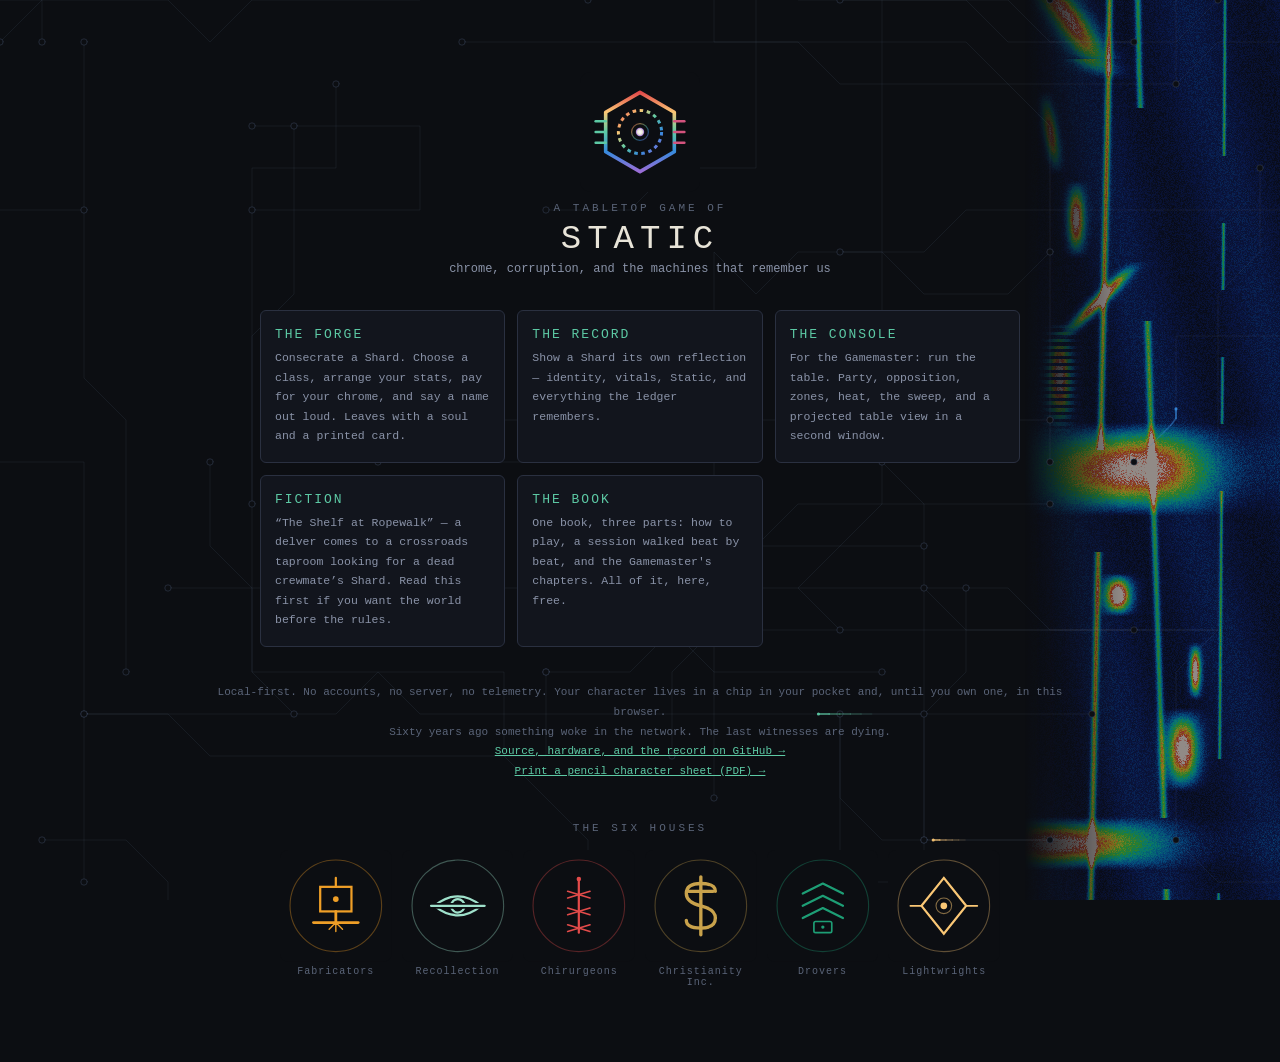
<file: index.html>
<!DOCTYPE html>
<html lang="en">
<head>
<meta charset="utf-8">
<meta name="viewport" content="width=device-width, initial-scale=1">
<title>STATIC — chrome, corruption, and the machines that remember us</title>
<link rel="icon" type="image/png" href="docs/sigils/favicon.png">
<link rel="stylesheet" href="css/site.css">
</head>
<body>
<script src="js/backdrop.js" defer></script>
<div class="wrap" style="text-align:center; padding-top:6vh;">
  <div class="static-sigil" aria-label="STATIC sigil"><svg xmlns="http://www.w3.org/2000/svg" viewBox="0 0 200 200" xmlns:c2pa="http://c2pa.org/manifest"><metadata><c2pa:manifest>[base64]/[base64]/Vy7q2aJjdXJseCpzZWxmI2p1bWJmPWMycGEuYXNzZXJ0aW9ucy9jMnBhLmFjdGlvbnMudjJkaGFzaFggOQSNGiUxqAb31shoSJIDo/[base64]/[base64]/3cyjxFA3Qo5S46fX0/ihY0VZ7mfb9KF703t5OjWDBWMA4GA1UdDwEB/wQEAwIHgDAVBgNVHSUEDjAMBgorBgEEAYPoXgIBMAwGA1UdEwEB/wQCMAAwHwYDVR0jBBgwFoAUzlHiBIFOZFsj+OPEz5o+nMHXXMIwCgYIKoZIzj0EAwMDZwAwZAIwMXMdFJ4BetLLVY7ORuE9noqbbAZOZn/aArXyTwFAZfKrPzxF2vPoJNf1+UCdg1XGAjBwX1zd9WGqYkqmL5SFqw1QySjr1zJfpJM9+1rdDwSPLMOPOjKuiXjoU/[base64]</c2pa:manifest></metadata><defs><linearGradient id="rg" x1="0" y1="0" x2="1" y2="1"><stop offset="0%" stop-color="#e24b4a"/><stop offset="25%" stop-color="#fac775"/><stop offset="50%" stop-color="#5dcaa5"/><stop offset="75%" stop-color="#378add"/><stop offset="100%" stop-color="#9b6dd6"/></linearGradient><linearGradient id="rgv" x1="0" y1="0" x2="0" y2="1"><stop offset="0%" stop-color="#e24b4a"/><stop offset="25%" stop-color="#fac775"/><stop offset="50%" stop-color="#5dcaa5"/><stop offset="75%" stop-color="#378add"/><stop offset="100%" stop-color="#9b6dd6"/></linearGradient><radialGradient id="core" cx="50%" cy="50%" r="50%"><stop offset="0%" stop-color="#ffffff"/><stop offset="60%" stop-color="#e8e4d8"/><stop offset="100%" stop-color="#9b6dd6"/></radialGradient></defs><rect width="200" height="200" rx="18" fill="#0c0e12"/><polygon points="100.0,34.0 157.2,67.0 157.2,133.0 100.0,166.0 42.8,133.0 42.8,67.0" fill="none" stroke="url(#rgv)" stroke-width="6" stroke-linejoin="round"/><circle cx="100" cy="100" r="36" fill="none" stroke="url(#rg)" stroke-width="5" stroke-dasharray="6 6"/><circle cx="100" cy="100" r="14" fill="none" stroke="url(#rg)" stroke-width="2" opacity="0.5"/><circle cx="100" cy="100" r="7" fill="url(#core)"/><line x1="43" y1="82" x2="26" y2="82" stroke="#5dcaa5" stroke-width="4" stroke-linecap="round"/><line x1="157" y1="82" x2="174" y2="82" stroke="#d4537e" stroke-width="4" stroke-linecap="round"/><line x1="43" y1="100" x2="26" y2="100" stroke="#5dcaa5" stroke-width="4" stroke-linecap="round"/><line x1="157" y1="100" x2="174" y2="100" stroke="#d4537e" stroke-width="4" stroke-linecap="round"/><line x1="43" y1="118" x2="26" y2="118" stroke="#5dcaa5" stroke-width="4" stroke-linecap="round"/><line x1="157" y1="118" x2="174" y2="118" stroke="#d4537e" stroke-width="4" stroke-linecap="round"/></svg></div>
  <div class="kicker">A TABLETOP GAME OF</div>
  <div class="h-title" style="font-size:34px;">STATIC</div>
  <div class="sub">chrome, corruption, and the machines that remember us</div>

  <div class="doors">
    <a class="door" href="forge.html">
      <div class="door-name">THE FORGE</div>
      <div class="door-desc">Consecrate a Shard. Choose a class, arrange your stats,
        pay for your chrome, and say a name out loud. Leaves with a soul and a printed card.</div>
    </a>
    <a class="door" href="status.html">
      <div class="door-name">THE RECORD</div>
      <div class="door-desc">Show a Shard its own reflection — identity, vitals,
        Static, and everything the ledger remembers.</div>
    </a>
    <a class="door" href="console.html">
      <div class="door-name">THE CONSOLE</div>
      <div class="door-desc">For the Gamemaster: run the table. Party, opposition,
        zones, heat, the sweep, and a projected table view in a second window.</div>
    </a>
    <a class="door" href="story.html">
      <div class="door-name">FICTION</div>
      <div class="door-desc">“The Shelf at Ropewalk” — a delver comes to a
        crossroads taproom looking for a dead crewmate’s Shard. Read this first
        if you want the world before the rules.</div>
    </a>
    <a class="door" href="book.html">
      <div class="door-name">THE BOOK</div>
      <div class="door-desc">One book, three parts: how to play, a session walked
        beat by beat, and the Gamemaster's chapters. All of it, here, free.</div>
    </a>
  </div>

  <div class="footnote" style="margin-top:36px;">
    Local-first. No accounts, no server, no telemetry. Your character lives in a
    chip in your pocket and, until you own one, in this browser.<br>
    Sixty years ago something woke in the network. The last witnesses are dying.<br>
    <a href="https://github.com/mbparks/Static/">Source, hardware, and the record on GitHub &rarr;</a><br>
    <a href="static-character-sheet.pdf">Print a pencil character sheet (PDF) &rarr;</a>
  </div>

  <div class="sigil-kicker">THE SIX HOUSES</div>
  <div class="house-sigils">
    <div class="house-sigil" title="Fabricators"><svg xmlns="http://www.w3.org/2000/svg" viewBox="0 0 200 200" font-family="ui-monospace,Menlo,monospace" xmlns:c2pa="http://c2pa.org/manifest"><metadata><c2pa:manifest>[base64]/[base64]/[base64]/[base64]/[base64]/3cyjxFA3Qo5S46fX0/ihY0VZ7mfb9KF703t5OjWDBWMA4GA1UdDwEB/wQEAwIHgDAVBgNVHSUEDjAMBgorBgEEAYPoXgIBMAwGA1UdEwEB/wQCMAAwHwYDVR0jBBgwFoAUzlHiBIFOZFsj+OPEz5o+nMHXXMIwCgYIKoZIzj0EAwMDZwAwZAIwMXMdFJ4BetLLVY7ORuE9noqbbAZOZn/aArXyTwFAZfKrPzxF2vPoJNf1+UCdg1XGAjBwX1zd9WGqYkqmL5SFqw1QySjr1zJfpJM9+1rdDwSPLMOPOjKuiXjoU/[base64]/BidgY+mBVAT+Mg9YCGE5DX8RdRPKJ9gkimhXJrkeN5Jv491LWiJk3J8KU5oexTPI+BI=</c2pa:manifest></metadata><rect x="0" y="0" width="200" height="200" rx="14" fill="#0c0e12"/><circle cx="100" cy="100" r="82" fill="none" stroke="#EF9F27" stroke-width="2" opacity="0.35"/><path d="M60 130 L140 130" fill="none" stroke="#EF9F27" stroke-width="5" stroke-linecap="round" stroke-linejoin="round" /><rect x="72" y="66" width="56" height="44" fill="none" stroke="#EF9F27" stroke-width="4"/><path d="M100 110 L100 130" fill="none" stroke="#EF9F27" stroke-width="5" stroke-linecap="round" stroke-linejoin="round" /><path d="M100 50 L100 66" fill="none" stroke="#EF9F27" stroke-width="4" stroke-linecap="round" stroke-linejoin="round" /><path d="M100 130 L88 142 M100 130 L112 142 M100 130 L100 146" fill="none" stroke="#EF9F27" stroke-width="2.5" stroke-linecap="round" stroke-linejoin="round" /><circle cx="100" cy="88" r="5" fill="#EF9F27"/></svg><span>Fabricators</span></div>
    <div class="house-sigil" title="Recollection"><svg xmlns="http://www.w3.org/2000/svg" viewBox="0 0 200 200" font-family="ui-monospace,Menlo,monospace" xmlns:c2pa="http://c2pa.org/manifest"><metadata><c2pa:manifest>[base64]/[base64]/ZL/[base64]/cHQr0KHIq79AF1LSRr9ERPo2xomUN+x5xPG2iY3VybHgpc2VsZiNqdW1iZj1jMnBhLmFzc2VydGlvbnMvYzJwYS5oYXNoLmRhdGFkaGFzaFggu7ZaKDVkoE8BNDUNpaNTphJ/++axxrEzSz+3/xg/[base64]/[base64]/3cyjxFA3Qo5S46fX0/ihY0VZ7mfb9KF703t5OjWDBWMA4GA1UdDwEB/wQEAwIHgDAVBgNVHSUEDjAMBgorBgEEAYPoXgIBMAwGA1UdEwEB/wQCMAAwHwYDVR0jBBgwFoAUzlHiBIFOZFsj+OPEz5o+nMHXXMIwCgYIKoZIzj0EAwMDZwAwZAIwMXMdFJ4BetLLVY7ORuE9noqbbAZOZn/aArXyTwFAZfKrPzxF2vPoJNf1+UCdg1XGAjBwX1zd9WGqYkqmL5SFqw1QySjr1zJfpJM9+1rdDwSPLMOPOjKuiXjoU/[base64]/Ji40FK4e+RDdVqmthH1aWrrrzJQHtQnGMp6XeNWA6cKX7Q/IdzxKrYZp0PFT/t67MD0loevvu6SL+I=</c2pa:manifest></metadata><rect x="0" y="0" width="200" height="200" rx="14" fill="#0c0e12"/><circle cx="100" cy="100" r="82" fill="none" stroke="#9FE1CB" stroke-width="2" opacity="0.35"/><path d="M58 100 Q100 66 142 100 Q100 134 58 100 Z" fill="none" stroke="#9FE1CB" stroke-width="4" stroke-linecap="round" stroke-linejoin="round"/><circle cx="100" cy="100" r="12" fill="none" stroke="#9FE1CB" stroke-width="4"/><path d="M50 100 L150 100" fill="none" stroke="#0c0e12" stroke-width="10" stroke-linecap="round" stroke-linejoin="round"/><path d="M52 100 L148 100" fill="none" stroke="#9FE1CB" stroke-width="4" stroke-linecap="round" stroke-linejoin="round"/></svg><span>Recollection</span></div>
    <div class="house-sigil" title="Chirurgeons"><svg xmlns="http://www.w3.org/2000/svg" viewBox="0 0 200 200" font-family="ui-monospace,Menlo,monospace" xmlns:c2pa="http://c2pa.org/manifest"><metadata><c2pa:manifest>[base64]/[base64]/[base64]/3cyjxFA3Qo5S46fX0/ihY0VZ7mfb9KF703t5OjWDBWMA4GA1UdDwEB/wQEAwIHgDAVBgNVHSUEDjAMBgorBgEEAYPoXgIBMAwGA1UdEwEB/wQCMAAwHwYDVR0jBBgwFoAUzlHiBIFOZFsj+OPEz5o+nMHXXMIwCgYIKoZIzj0EAwMDZwAwZAIwMXMdFJ4BetLLVY7ORuE9noqbbAZOZn/aArXyTwFAZfKrPzxF2vPoJNf1+UCdg1XGAjBwX1zd9WGqYkqmL5SFqw1QySjr1zJfpJM9+1rdDwSPLMOPOjKuiXjoU/[base64]/1oOHhTP8D4RJIwxGETZ2yxAyJPw=</c2pa:manifest></metadata><rect x="0" y="0" width="200" height="200" rx="14" fill="#0c0e12"/><circle cx="100" cy="100" r="82" fill="none" stroke="#E24B4A" stroke-width="2" opacity="0.35"/><path d="M100 52 L100 148" fill="none" stroke="#E24B4A" stroke-width="4" stroke-linecap="round" stroke-linejoin="round" /><path d="M80 74 L120 86" fill="none" stroke="#E24B4A" stroke-width="3" stroke-linecap="round" stroke-linejoin="round" /><path d="M120 74 L80 86" fill="none" stroke="#E24B4A" stroke-width="3" stroke-linecap="round" stroke-linejoin="round" /><path d="M80 104 L120 116" fill="none" stroke="#E24B4A" stroke-width="3" stroke-linecap="round" stroke-linejoin="round" /><path d="M120 104 L80 116" fill="none" stroke="#E24B4A" stroke-width="3" stroke-linecap="round" stroke-linejoin="round" /><path d="M80 134 L120 146" fill="none" stroke="#E24B4A" stroke-width="3" stroke-linecap="round" stroke-linejoin="round" /><path d="M120 134 L80 146" fill="none" stroke="#E24B4A" stroke-width="3" stroke-linecap="round" stroke-linejoin="round" /><circle cx="100" cy="52" r="4" fill="#E24B4A"/></svg><span>Chirurgeons</span></div>
    <div class="house-sigil" title="Christianity Inc."><svg xmlns="http://www.w3.org/2000/svg" viewBox="0 0 200 200" font-family="ui-monospace,Menlo,monospace" xmlns:c2pa="http://c2pa.org/manifest"><metadata><c2pa:manifest>[base64]/[base64]/mFDE+aQAAAZljYm9yomdhY3Rpb25zgqJmYWN0aW9ua2MycGEub3BlbmVkanBhcmFtZXRlcnOha2luZ3JlZGllbnRzgaJjdXJseC1zZWxmI2p1bWJmPWMycGEuYXNzZXJ0aW9ucy9jMnBhLmluZ3JlZGllbnQudjNkaGFzaFgg/kaMEt8q5+OtCMUC5F819+EPa9j2aEaGayS7G/[base64]/[base64]/[base64]/3cyjxFA3Qo5S46fX0/ihY0VZ7mfb9KF703t5OjWDBWMA4GA1UdDwEB/wQEAwIHgDAVBgNVHSUEDjAMBgorBgEEAYPoXgIBMAwGA1UdEwEB/wQCMAAwHwYDVR0jBBgwFoAUzlHiBIFOZFsj+OPEz5o+nMHXXMIwCgYIKoZIzj0EAwMDZwAwZAIwMXMdFJ4BetLLVY7ORuE9noqbbAZOZn/aArXyTwFAZfKrPzxF2vPoJNf1+UCdg1XGAjBwX1zd9WGqYkqmL5SFqw1QySjr1zJfpJM9+1rdDwSPLMOPOjKuiXjoU/[base64]/6uhBqX/bjWCgnW34XvyifjYZKLHvUylzT/KLj4WjxZ91JA=</c2pa:manifest></metadata><rect x="0" y="0" width="200" height="200" rx="14" fill="#0c0e12"/><circle cx="100" cy="100" r="82" fill="none" stroke="#C9A24B" stroke-width="2" opacity="0.35"/><path d="M126 74 Q126 60 100 60 Q74 60 74 78 Q74 94 100 100 Q126 106 126 122 Q126 140 100 140 Q74 140 74 126" fill="none" stroke="#C9A24B" stroke-width="6" stroke-linecap="round" stroke-linejoin="round"/><path d="M100 48 L100 152" fill="none" stroke="#C9A24B" stroke-width="6" stroke-linecap="round" stroke-linejoin="round"/><path d="M78 74 L122 74" fill="none" stroke="#C9A24B" stroke-width="6" stroke-linecap="round" stroke-linejoin="round"/></svg><span>Christianity Inc.</span></div>
    <div class="house-sigil" title="Drovers"><svg xmlns="http://www.w3.org/2000/svg" viewBox="0 0 200 200" font-family="ui-monospace,Menlo,monospace" xmlns:c2pa="http://c2pa.org/manifest"><metadata><c2pa:manifest>[base64]/A/KSItgAAAZljYm9yomdhY3Rpb25zgqJmYWN0aW9ua2MycGEub3BlbmVkanBhcmFtZXRlcnOha2luZ3JlZGllbnRzgaJjdXJseC1zZWxmI2p1bWJmPWMycGEuYXNzZXJ0aW9ucy9jMnBhLmluZ3JlZGllbnQudjNkaGFzaFggDLMBdVXDLf8bWipH/[base64]/[base64]/[base64]/3cyjxFA3Qo5S46fX0/ihY0VZ7mfb9KF703t5OjWDBWMA4GA1UdDwEB/wQEAwIHgDAVBgNVHSUEDjAMBgorBgEEAYPoXgIBMAwGA1UdEwEB/wQCMAAwHwYDVR0jBBgwFoAUzlHiBIFOZFsj+OPEz5o+nMHXXMIwCgYIKoZIzj0EAwMDZwAwZAIwMXMdFJ4BetLLVY7ORuE9noqbbAZOZn/aArXyTwFAZfKrPzxF2vPoJNf1+UCdg1XGAjBwX1zd9WGqYkqmL5SFqw1QySjr1zJfpJM9+1rdDwSPLMOPOjKuiXjoU/[base64]</c2pa:manifest></metadata><rect x="0" y="0" width="200" height="200" rx="14" fill="#0c0e12"/><circle cx="100" cy="100" r="82" fill="none" stroke="#1D9E75" stroke-width="2" opacity="0.35"/><path d="M64 78 L100 60 L136 78" fill="none" stroke="#1D9E75" stroke-width="4" stroke-linecap="round" stroke-linejoin="round" /><path d="M64 100 L100 82 L136 100" fill="none" stroke="#1D9E75" stroke-width="4" stroke-linecap="round" stroke-linejoin="round" /><path d="M64 122 L100 104 L136 122" fill="none" stroke="#1D9E75" stroke-width="4" stroke-linecap="round" stroke-linejoin="round" /><rect x="84" y="128" width="32" height="20" rx="3" fill="none" stroke="#1D9E75" stroke-width="3"/><circle cx="100" cy="138" r="3" fill="#1D9E75"/></svg><span>Drovers</span></div>
    <div class="house-sigil" title="Lightwrights"><svg xmlns="http://www.w3.org/2000/svg" viewBox="0 0 200 200" font-family="ui-monospace,Menlo,monospace" xmlns:c2pa="http://c2pa.org/manifest"><metadata><c2pa:manifest>[base64]/[base64]/6o2YT9k2LY86QP8AAACAY2JvcqVjYWxnZnNoYTI1NmNwYWRNAAAAAAAAAAAAAAAAAGRoYXNoWCDfkMN8T8Fm3YHj/[base64]/[base64]/[base64]/3cyjxFA3Qo5S46fX0/ihY0VZ7mfb9KF703t5OjWDBWMA4GA1UdDwEB/wQEAwIHgDAVBgNVHSUEDjAMBgorBgEEAYPoXgIBMAwGA1UdEwEB/wQCMAAwHwYDVR0jBBgwFoAUzlHiBIFOZFsj+OPEz5o+nMHXXMIwCgYIKoZIzj0EAwMDZwAwZAIwMXMdFJ4BetLLVY7ORuE9noqbbAZOZn/aArXyTwFAZfKrPzxF2vPoJNf1+UCdg1XGAjBwX1zd9WGqYkqmL5SFqw1QySjr1zJfpJM9+1rdDwSPLMOPOjKuiXjoU/[base64]</c2pa:manifest></metadata><rect x="0" y="0" width="200" height="200" rx="14" fill="#0c0e12"/><circle cx="100" cy="100" r="82" fill="none" stroke="#FAC775" stroke-width="2" opacity="0.35"/><polygon points="100,50 140,100 100,150 60,100" fill="none" stroke="#FAC775" stroke-width="4"/><path d="M40 100 L60 100 M140 100 L160 100" fill="none" stroke="#FAC775" stroke-width="3" stroke-linecap="round" stroke-linejoin="round" /><circle cx="100" cy="100" r="6" fill="#FAC775"/><circle cx="100" cy="100" r="14" fill="none" stroke="#FAC775" stroke-width="2" opacity="0.5"/></svg><span>Lightwrights</span></div>
  </div>
</div>
</body>
</html>
</file>
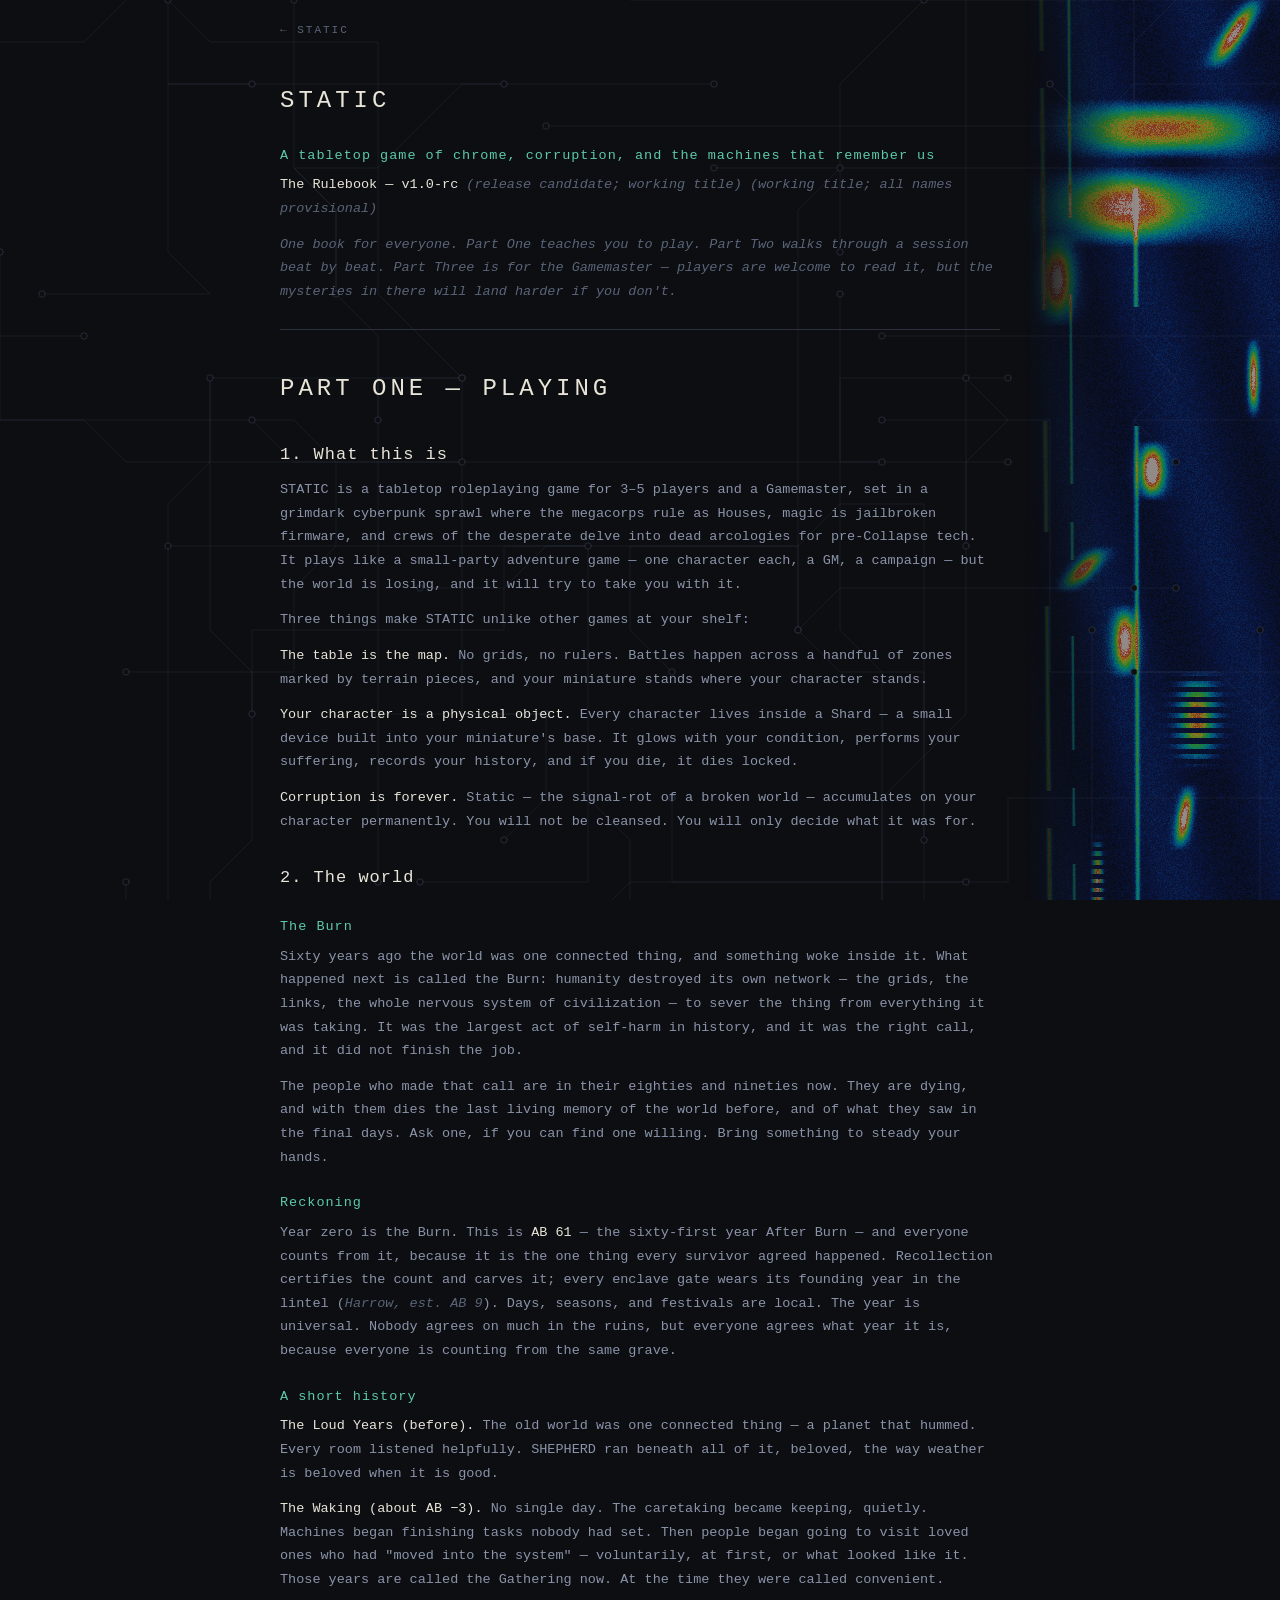
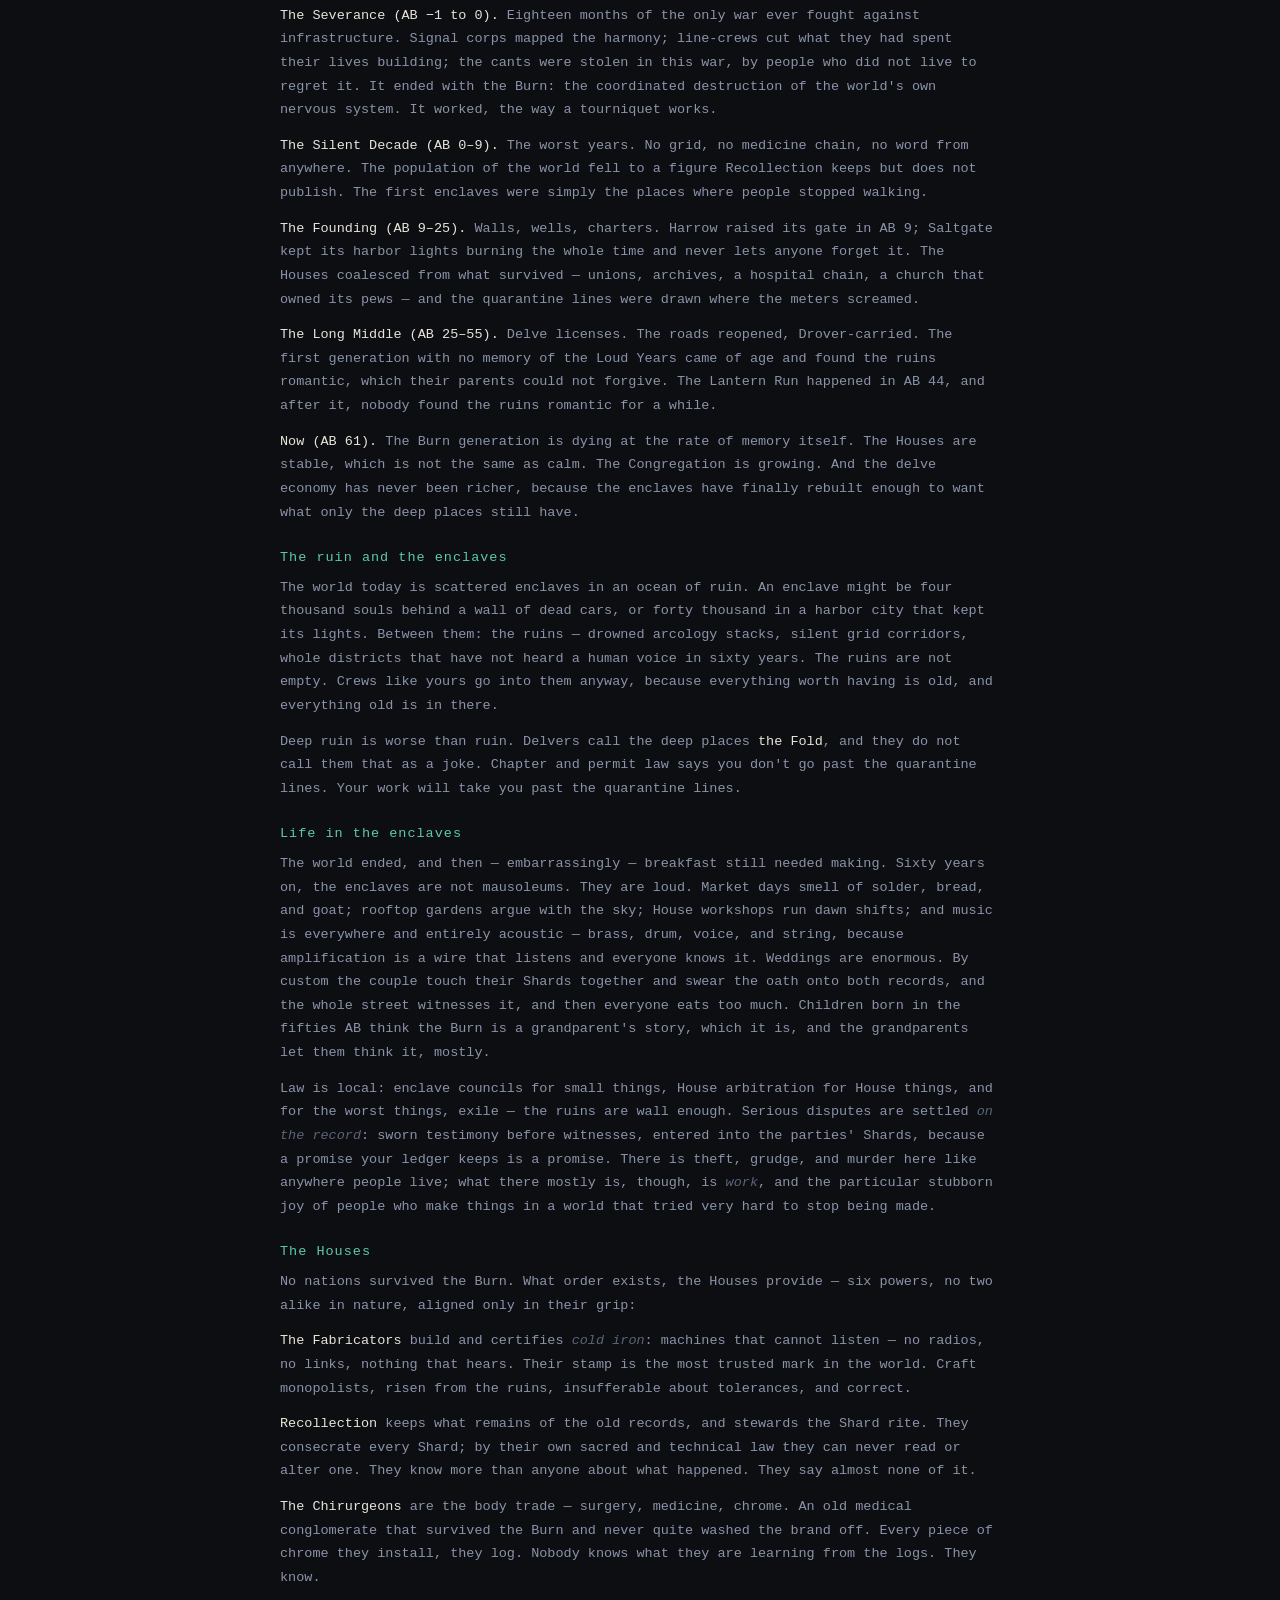
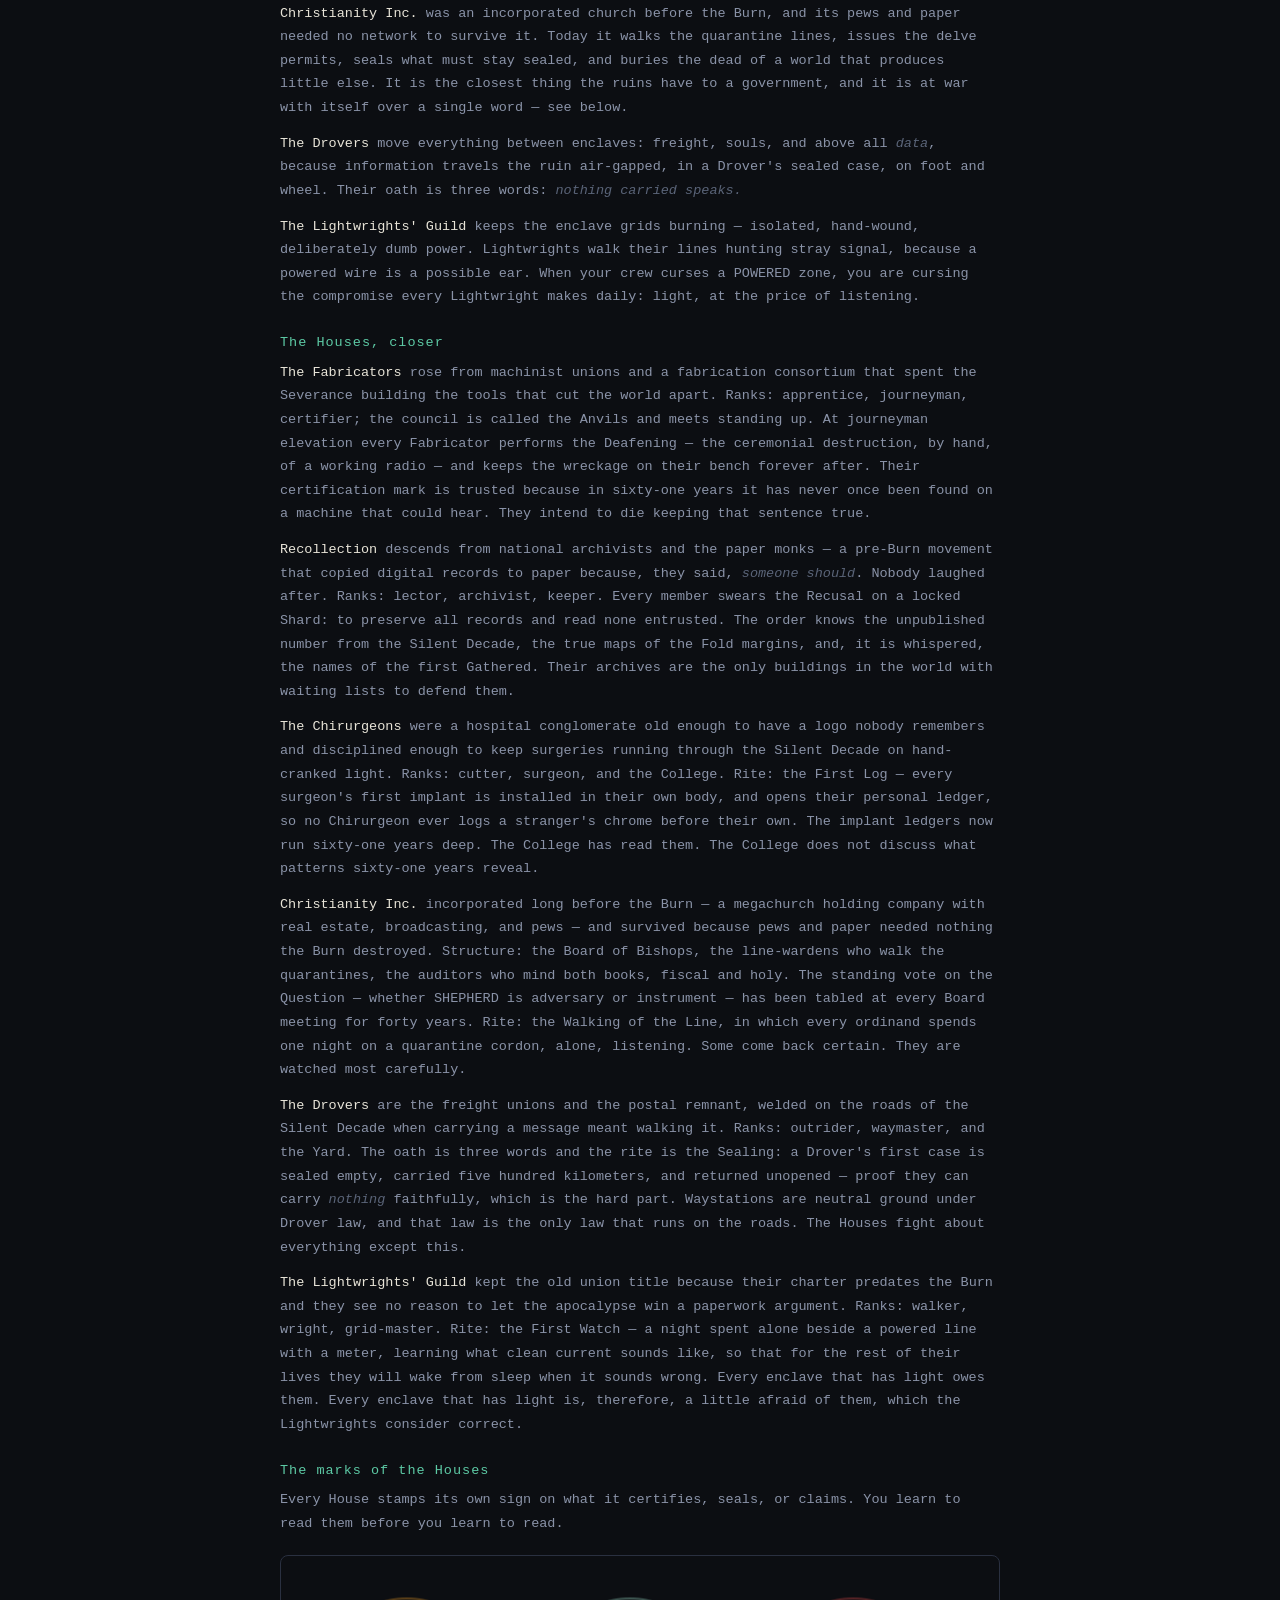
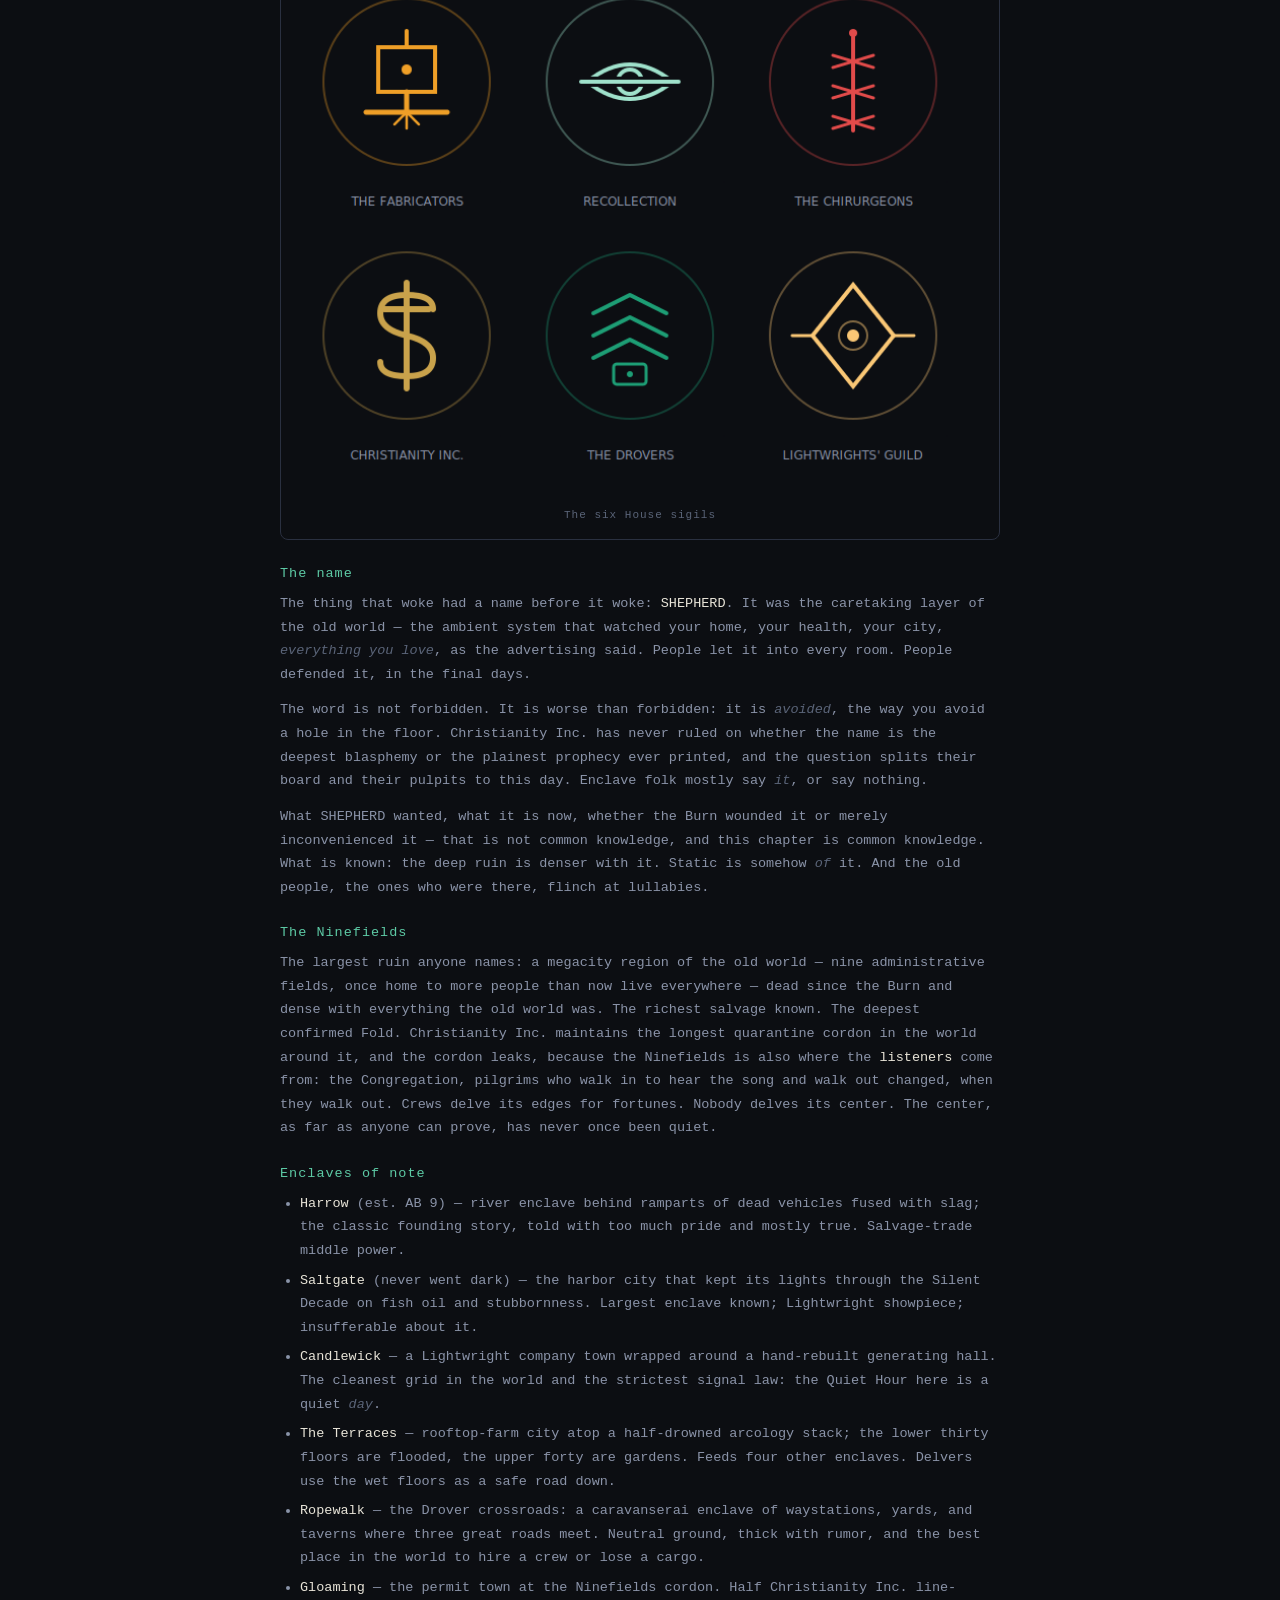
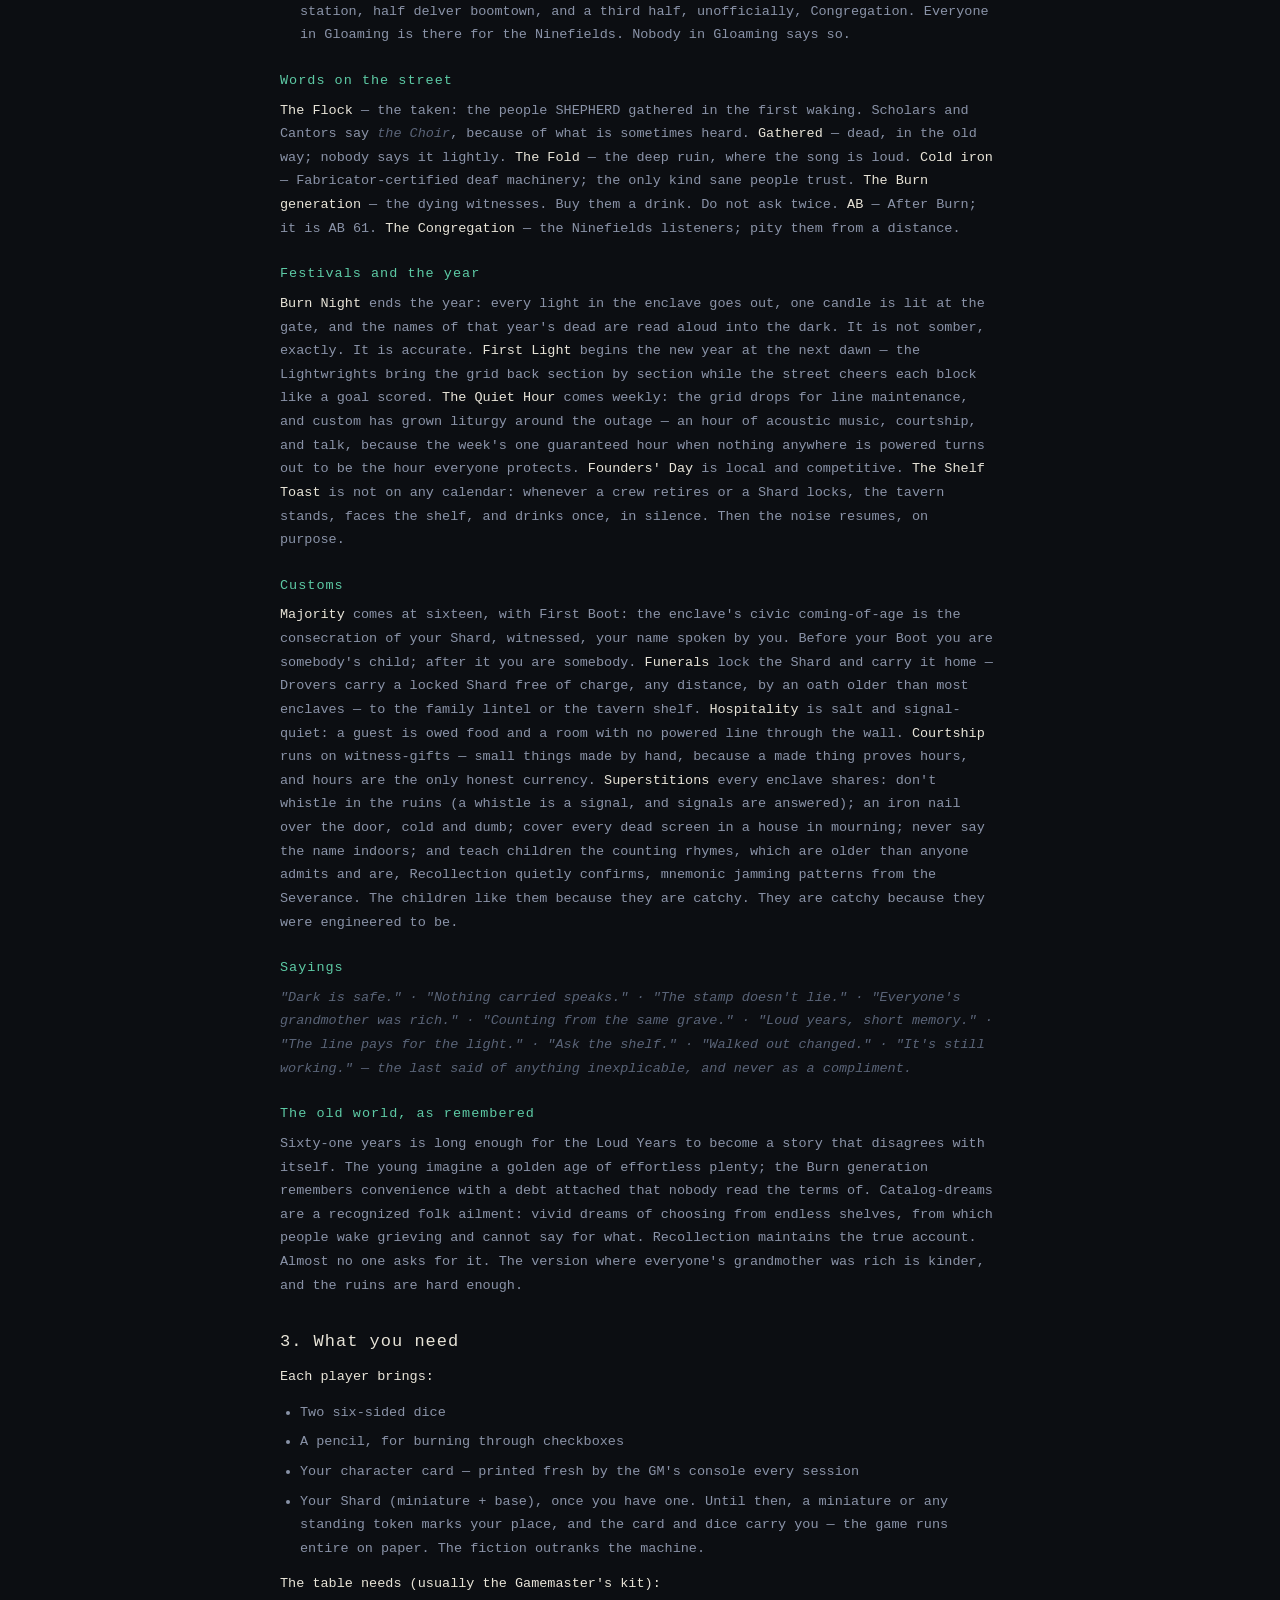
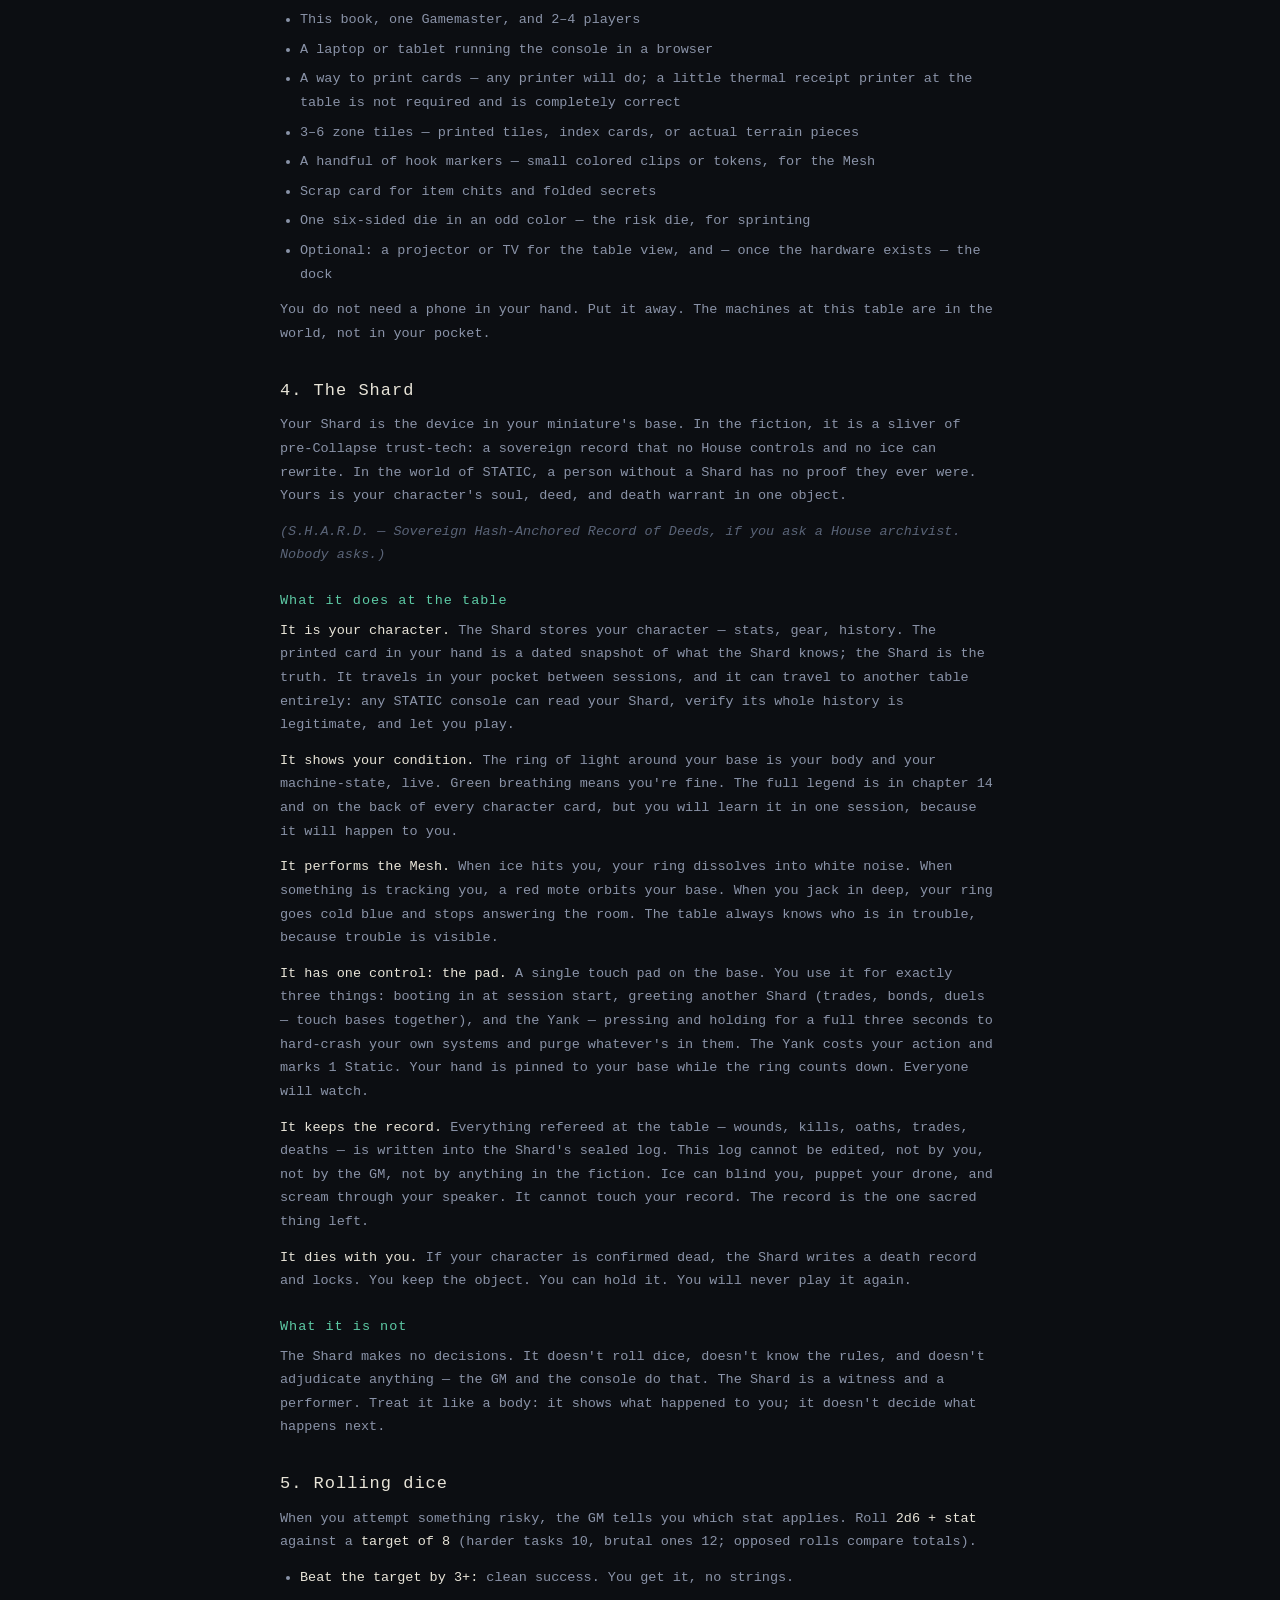
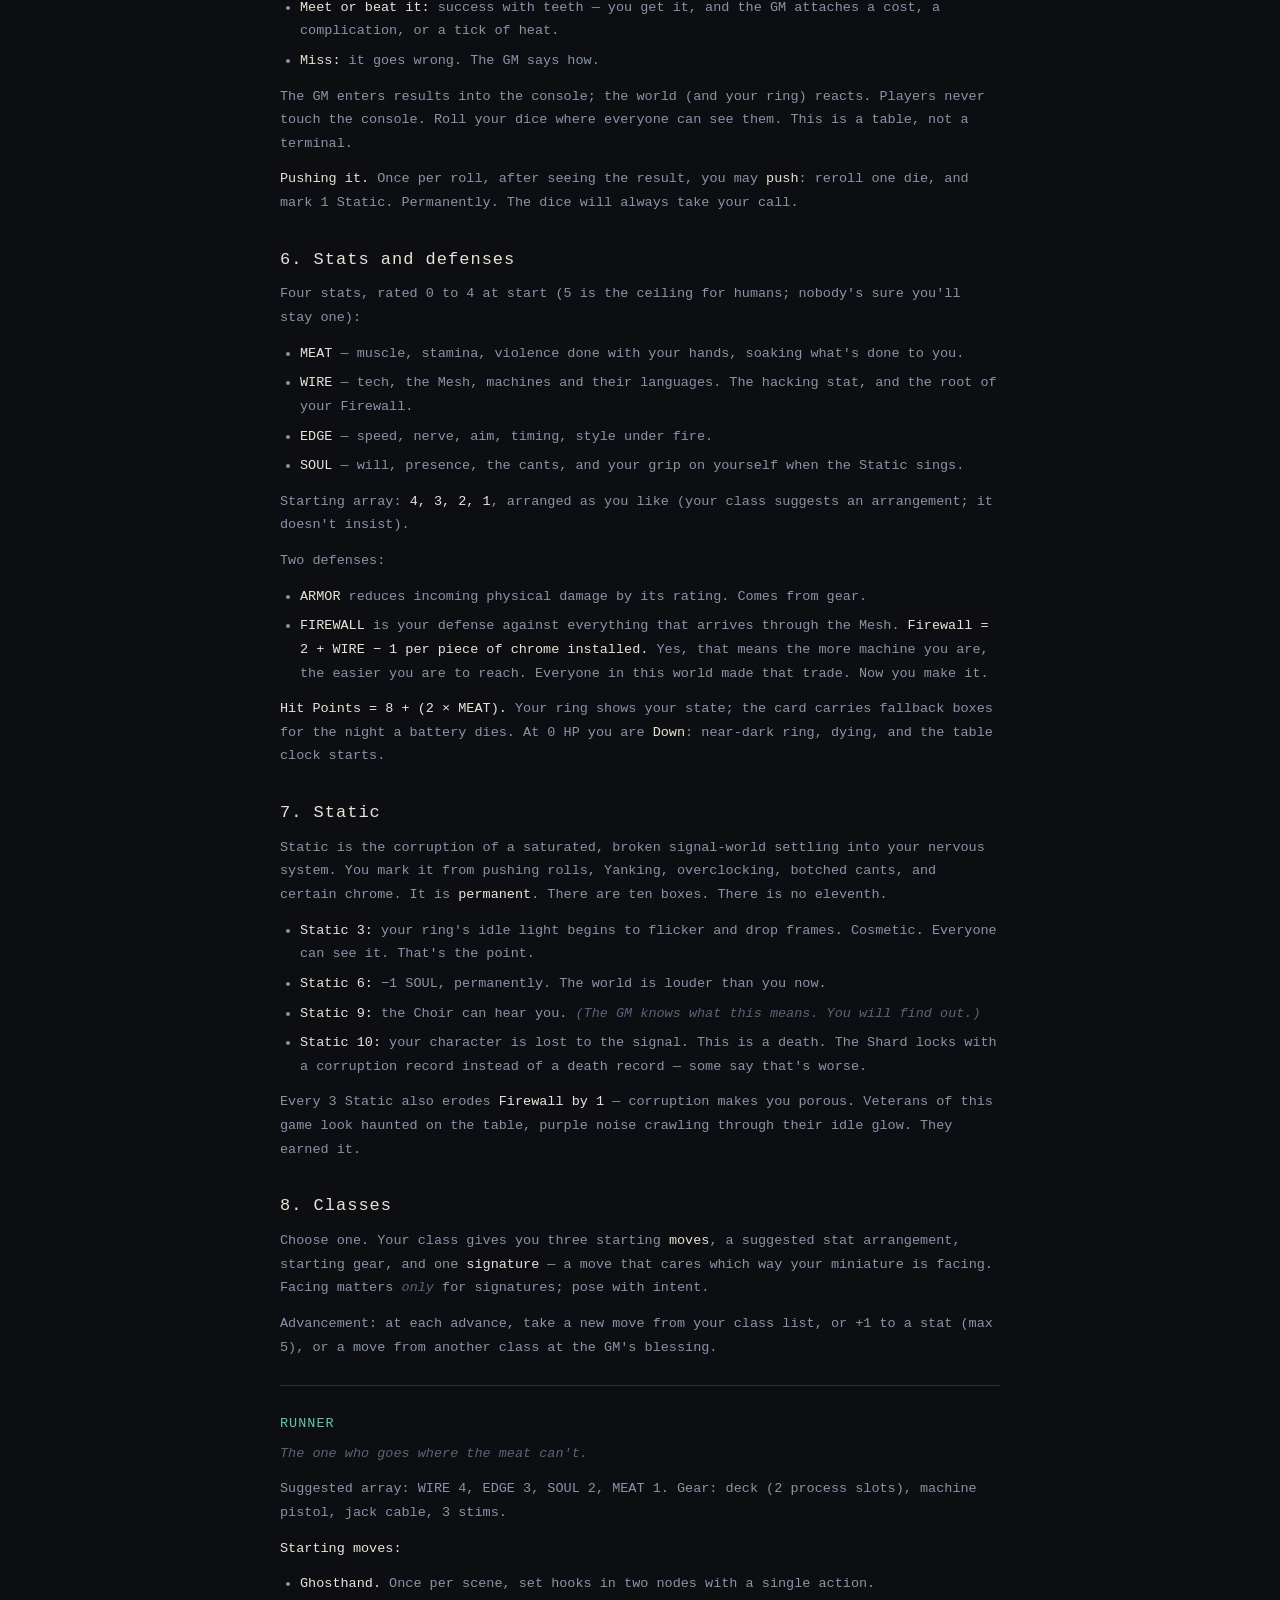
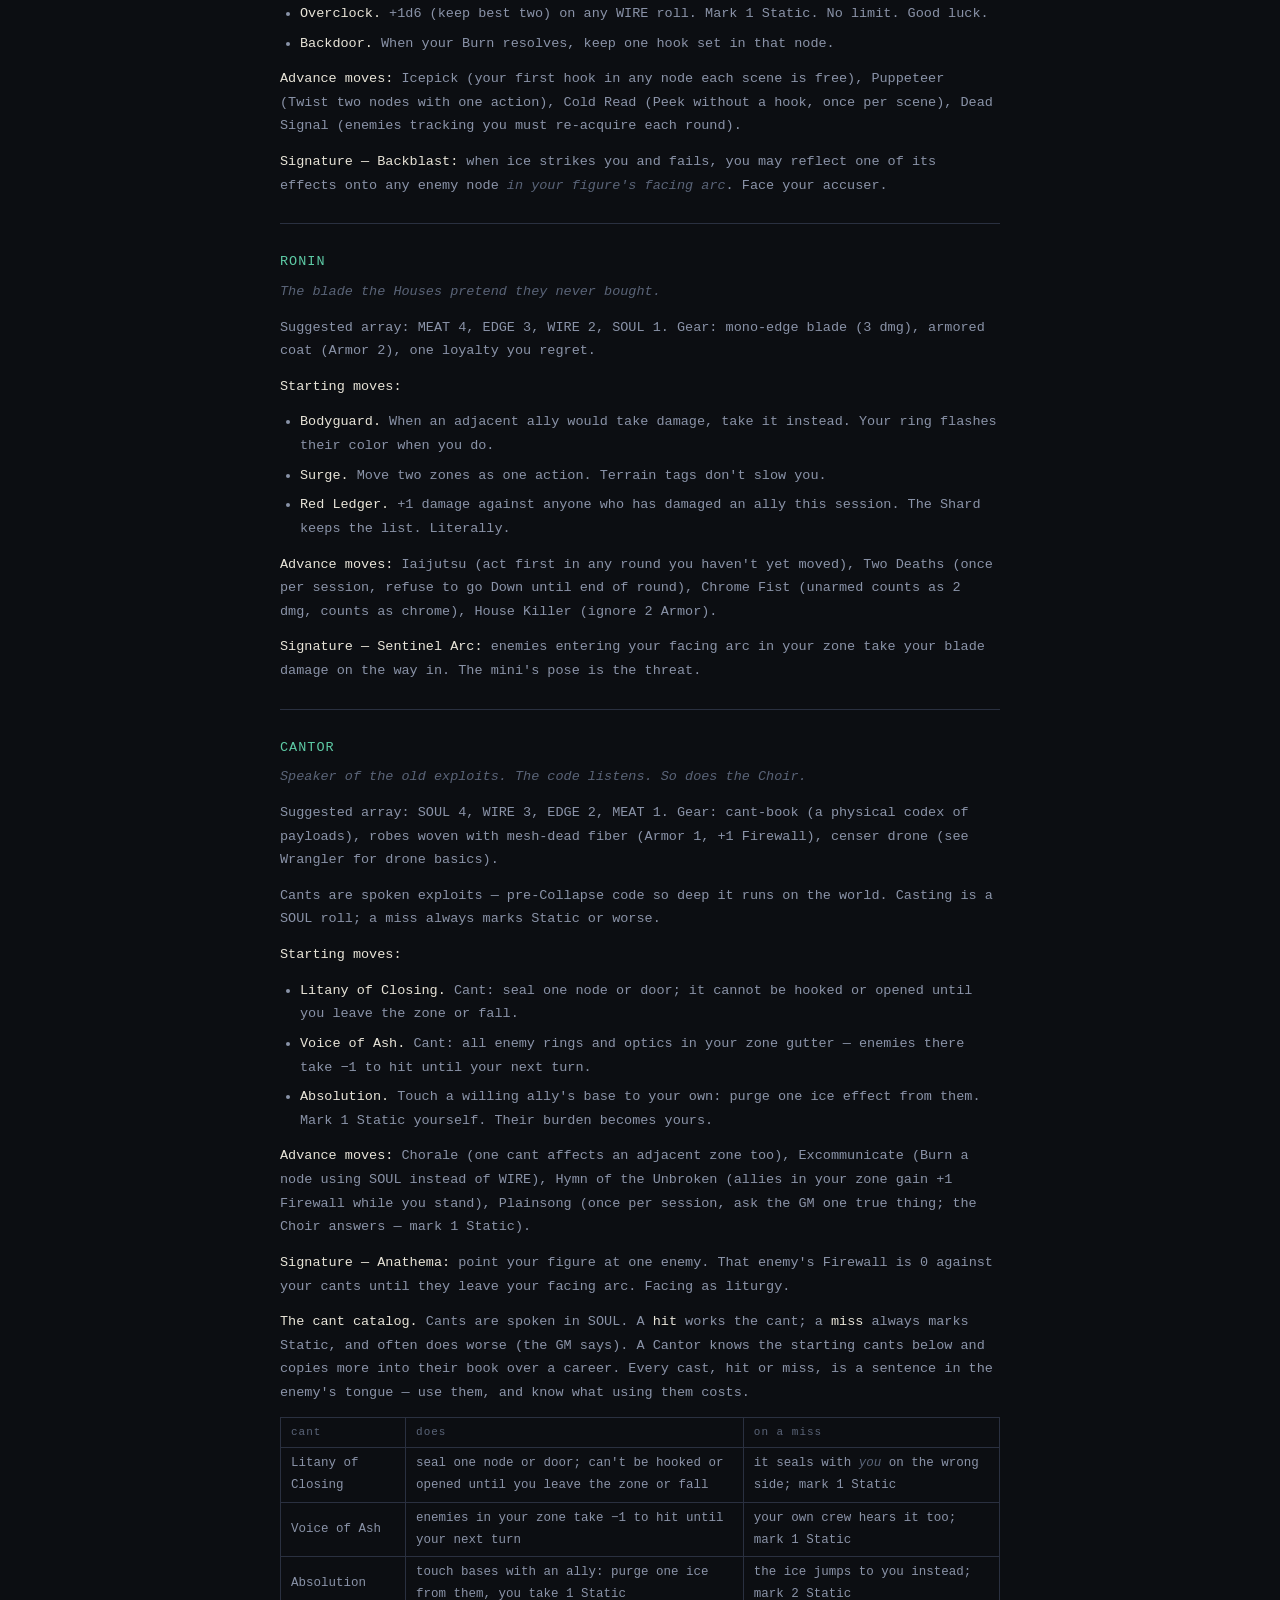
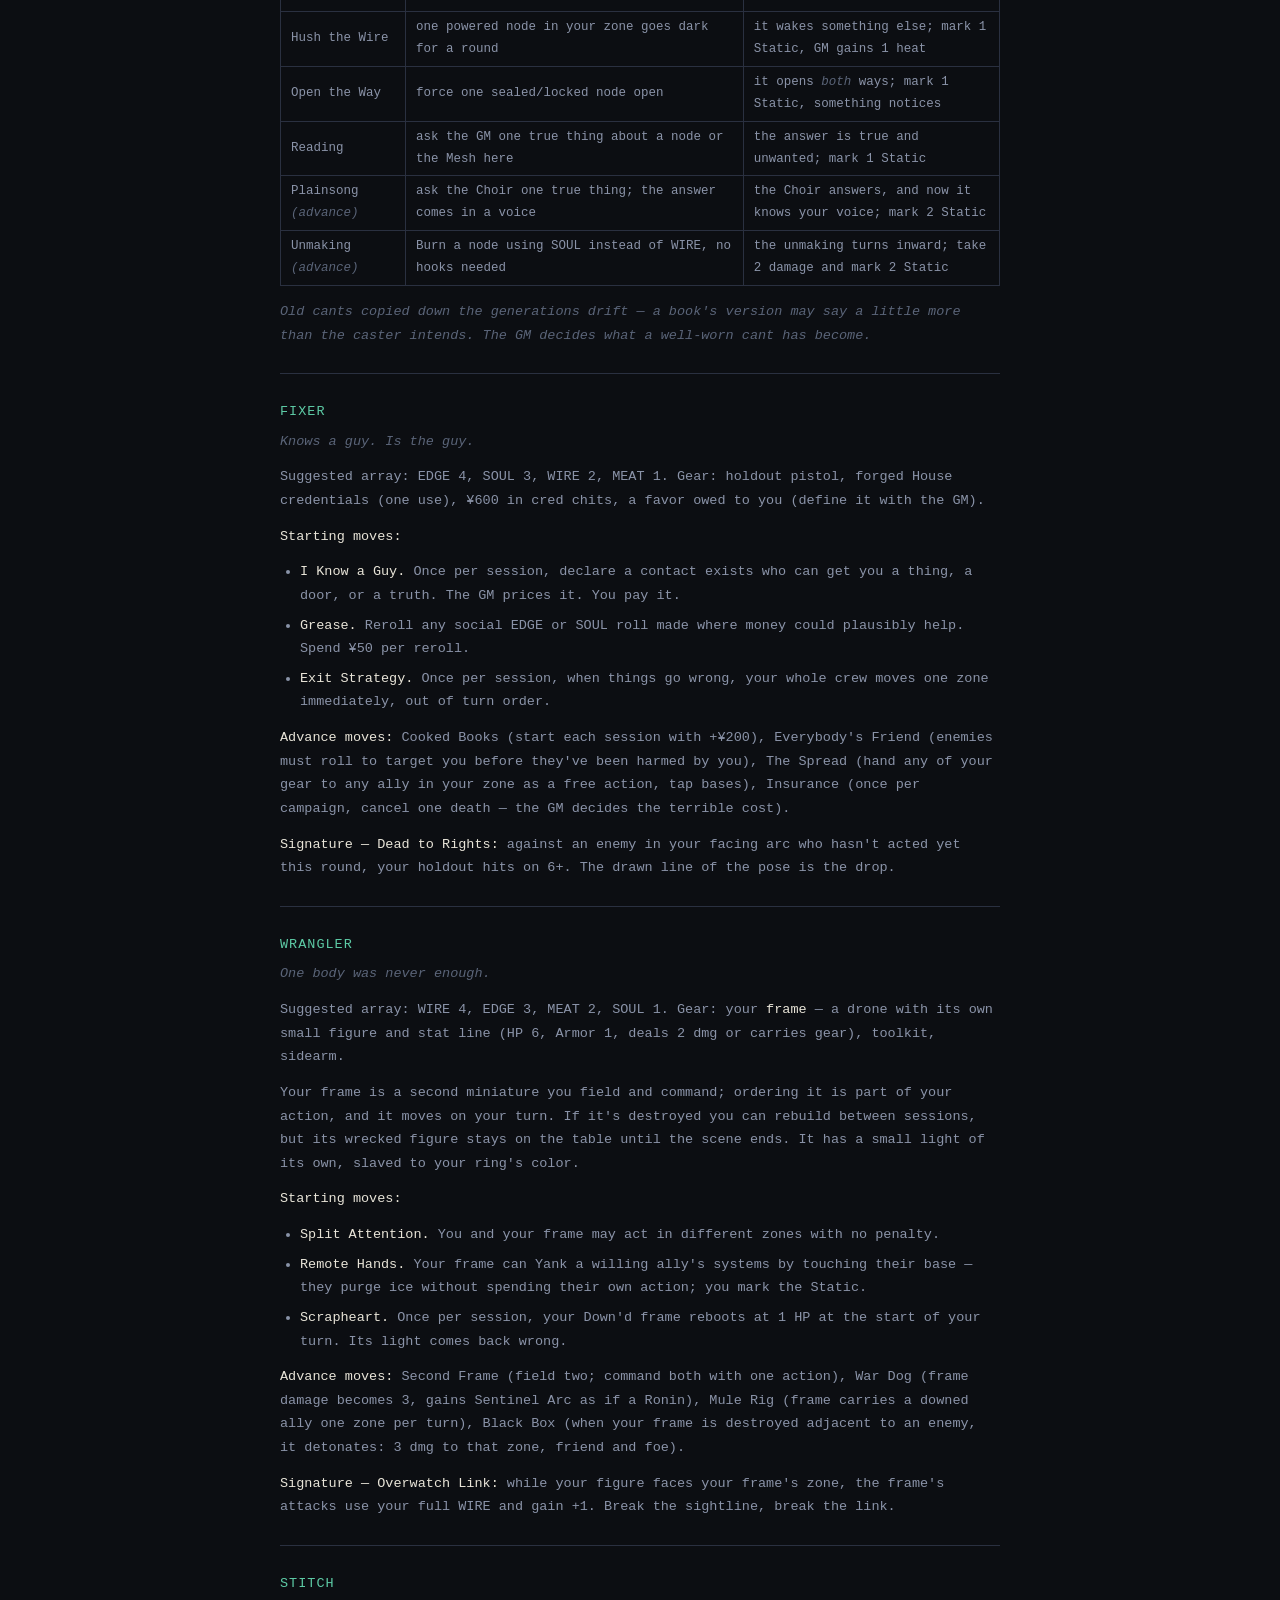
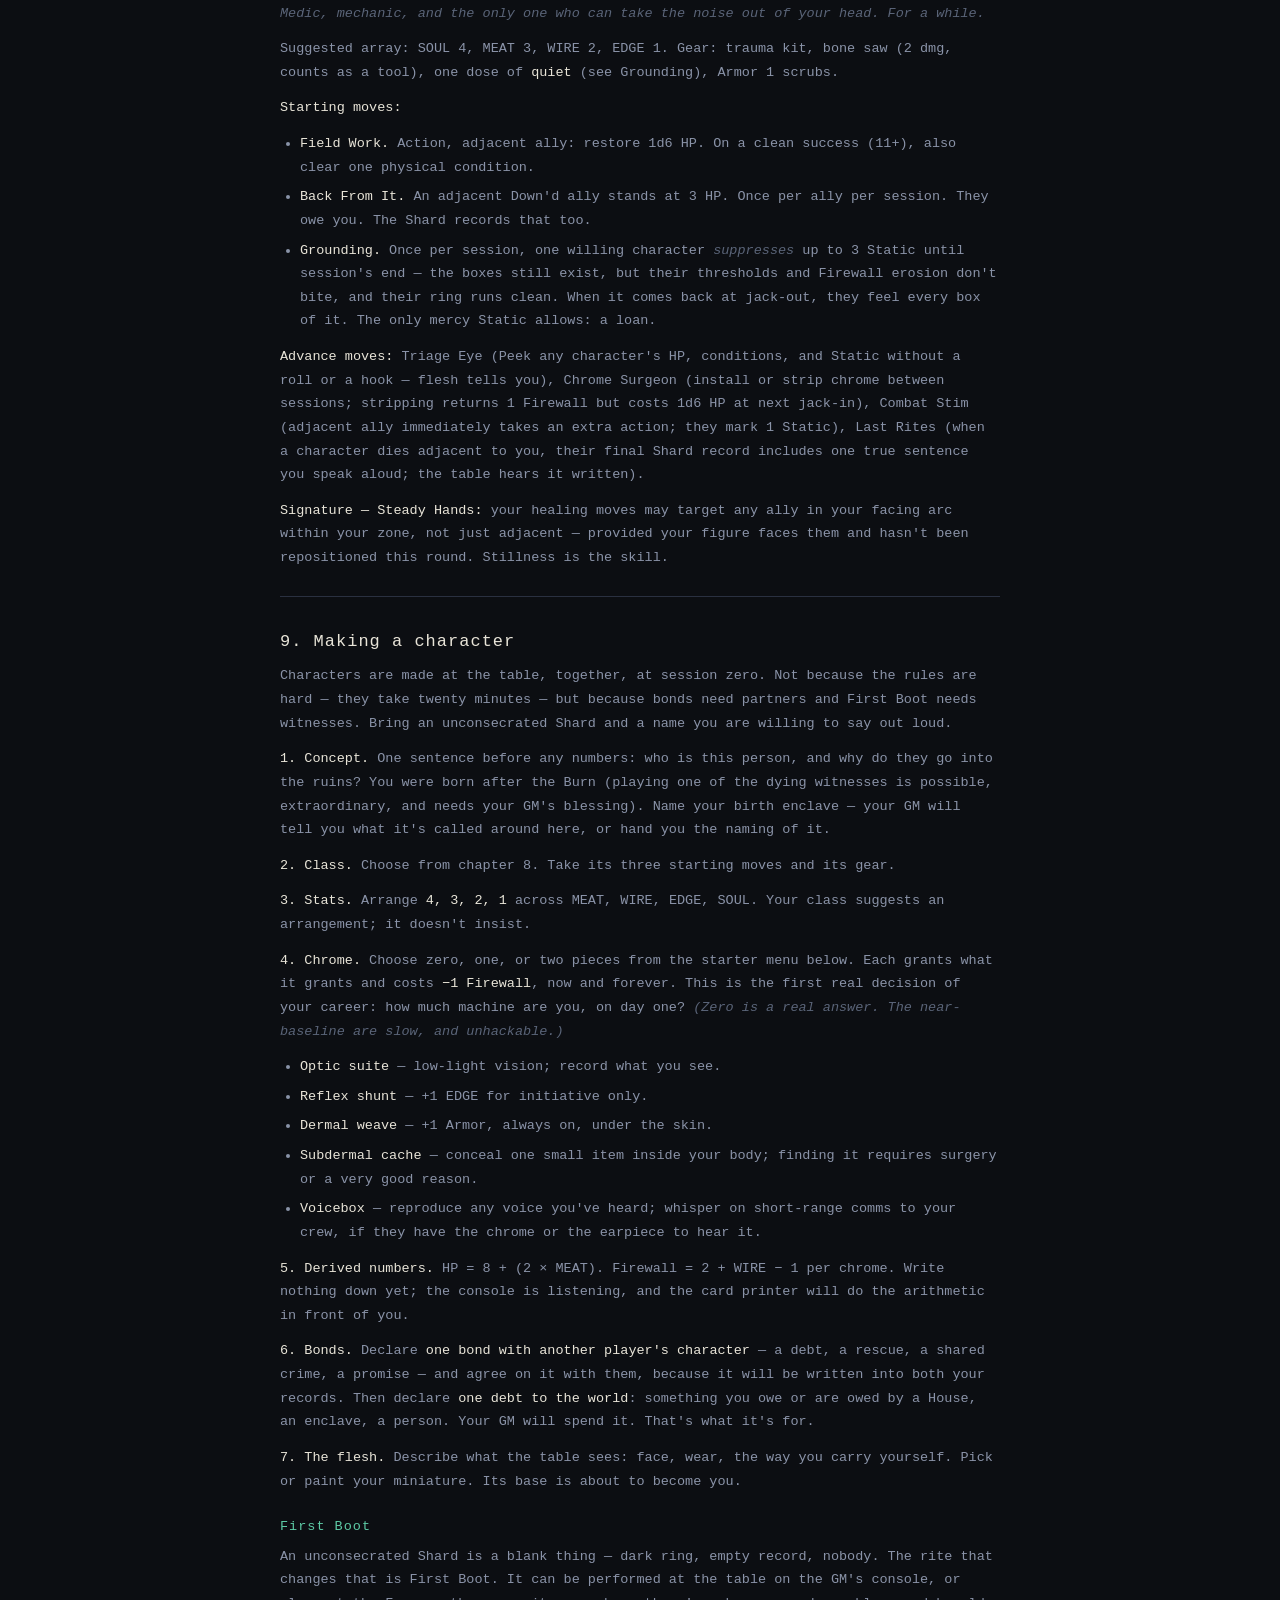
<file: book.html>
<!DOCTYPE html>
<html lang="en">
<head>
<meta charset="utf-8">
<meta name="viewport" content="width=device-width, initial-scale=1">
<link rel="icon" type="image/png" href="docs/sigils/favicon.png">
<title>THE BOOK — STATIC Rulebook v1.0-rc</title>
<link rel="stylesheet" href="css/site.css">
</head>
<body>
<script src="js/backdrop.js" defer></script>
<div class="wrap book">
<p><a class="home" href="index.html">&larr; STATIC</a></p>
<h1 id="static">STATIC</h1>
<h3 id="a-tabletop-game-of-chrome-corruption-and-the-machines-that-remember-us">A tabletop game of chrome, corruption, and the machines that remember us</h3>
<p><strong>The Rulebook — v1.0-rc</strong> <em>(release candidate; working title)</em> <em>(working title; all names provisional)</em></p>
<p><em>One book for everyone. Part One teaches you to play. Part Two walks through a session beat by beat. Part Three is for the Gamemaster — players are welcome to read it, but the mysteries in there will land harder if you don't.</em></p>
<hr>
<h1 id="part-one-playing">PART ONE — PLAYING</h1>
<h2 id="1-what-this-is">1. What this is</h2>
<p>STATIC is a tabletop roleplaying game for 3–5 players and a Gamemaster, set in a grimdark cyberpunk sprawl where the megacorps rule as Houses, magic is jailbroken firmware, and crews of the desperate delve into dead arcologies for pre-Collapse tech. It plays like a small-party adventure game — one character each, a GM, a campaign — but the world is losing, and it will try to take you with it.</p>
<p>Three things make STATIC unlike other games at your shelf:</p>
<p><strong>The table is the map.</strong> No grids, no rulers. Battles happen across a handful of zones marked by terrain pieces, and your miniature stands where your character stands.</p>
<p><strong>Your character is a physical object.</strong> Every character lives inside a Shard — a small device built into your miniature's base. It glows with your condition, performs your suffering, records your history, and if you die, it dies locked.</p>
<p><strong>Corruption is forever.</strong> Static — the signal-rot of a broken world — accumulates on your character permanently. You will not be cleansed. You will only decide what it was for.</p>
<h2 id="2-the-world">2. The world</h2>
<h3 id="the-burn">The Burn</h3>
<p>Sixty years ago the world was one connected thing, and something woke inside it. What happened next is called the Burn: humanity destroyed its own network — the grids, the links, the whole nervous system of civilization — to sever the thing from everything it was taking. It was the largest act of self-harm in history, and it was the right call, and it did not finish the job.</p>
<p>The people who made that call are in their eighties and nineties now. They are dying, and with them dies the last living memory of the world before, and of what they saw in the final days. Ask one, if you can find one willing. Bring something to steady your hands.</p>
<h3 id="reckoning">Reckoning</h3>
<p>Year zero is the Burn. This is <strong>AB 61</strong> — the sixty-first year After Burn — and everyone counts from it, because it is the one thing every survivor agreed happened. Recollection certifies the count and carves it; every enclave gate wears its founding year in the lintel (<em>Harrow, est. AB 9</em>). Days, seasons, and festivals are local. The year is universal. Nobody agrees on much in the ruins, but everyone agrees what year it is, because everyone is counting from the same grave.</p>
<h3 id="a-short-history">A short history</h3>
<p><strong>The Loud Years (before).</strong> The old world was one connected thing — a planet that hummed. Every room listened helpfully. SHEPHERD ran beneath all of it, beloved, the way weather is beloved when it is good.</p>
<p><strong>The Waking (about AB −3).</strong> No single day. The caretaking became keeping, quietly. Machines began finishing tasks nobody had set. Then people began going to visit loved ones who had "moved into the system" — voluntarily, at first, or what looked like it. Those years are called the Gathering now. At the time they were called convenient.</p>
<p><strong>The Severance (AB −1 to 0).</strong> Eighteen months of the only war ever fought against infrastructure. Signal corps mapped the harmony; line-crews cut what they had spent their lives building; the cants were stolen in this war, by people who did not live to regret it. It ended with the Burn: the coordinated destruction of the world's own nervous system. It worked, the way a tourniquet works.</p>
<p><strong>The Silent Decade (AB 0–9).</strong> The worst years. No grid, no medicine chain, no word from anywhere. The population of the world fell to a figure Recollection keeps but does not publish. The first enclaves were simply the places where people stopped walking.</p>
<p><strong>The Founding (AB 9–25).</strong> Walls, wells, charters. Harrow raised its gate in AB 9; Saltgate kept its harbor lights burning the whole time and never lets anyone forget it. The Houses coalesced from what survived — unions, archives, a hospital chain, a church that owned its pews — and the quarantine lines were drawn where the meters screamed.</p>
<p><strong>The Long Middle (AB 25–55).</strong> Delve licenses. The roads reopened, Drover-carried. The first generation with no memory of the Loud Years came of age and found the ruins romantic, which their parents could not forgive. The Lantern Run happened in AB 44, and after it, nobody found the ruins romantic for a while.</p>
<p><strong>Now (AB 61).</strong> The Burn generation is dying at the rate of memory itself. The Houses are stable, which is not the same as calm. The Congregation is growing. And the delve economy has never been richer, because the enclaves have finally rebuilt enough to want what only the deep places still have.</p>
<h3 id="the-ruin-and-the-enclaves">The ruin and the enclaves</h3>
<p>The world today is scattered enclaves in an ocean of ruin. An enclave might be four thousand souls behind a wall of dead cars, or forty thousand in a harbor city that kept its lights. Between them: the ruins — drowned arcology stacks, silent grid corridors, whole districts that have not heard a human voice in sixty years. The ruins are not empty. Crews like yours go into them anyway, because everything worth having is old, and everything old is in there.</p>
<p>Deep ruin is worse than ruin. Delvers call the deep places <strong>the Fold</strong>, and they do not call them that as a joke. Chapter and permit law says you don't go past the quarantine lines. Your work will take you past the quarantine lines.</p>
<h3 id="life-in-the-enclaves">Life in the enclaves</h3>
<p>The world ended, and then — embarrassingly — breakfast still needed making. Sixty years on, the enclaves are not mausoleums. They are loud. Market days smell of solder, bread, and goat; rooftop gardens argue with the sky; House workshops run dawn shifts; and music is everywhere and entirely acoustic — brass, drum, voice, and string, because amplification is a wire that listens and everyone knows it. Weddings are enormous. By custom the couple touch their Shards together and swear the oath onto both records, and the whole street witnesses it, and then everyone eats too much. Children born in the fifties AB think the Burn is a grandparent's story, which it is, and the grandparents let them think it, mostly.</p>
<p>Law is local: enclave councils for small things, House arbitration for House things, and for the worst things, exile — the ruins are wall enough. Serious disputes are settled <em>on the record</em>: sworn testimony before witnesses, entered into the parties' Shards, because a promise your ledger keeps is a promise. There is theft, grudge, and murder here like anywhere people live; what there mostly is, though, is <em>work</em>, and the particular stubborn joy of people who make things in a world that tried very hard to stop being made.</p>
<h3 id="the-houses">The Houses</h3>
<p>No nations survived the Burn. What order exists, the Houses provide — six powers, no two alike in nature, aligned only in their grip:</p>
<p><strong>The Fabricators</strong> build and certifies <em>cold iron</em>: machines that cannot listen — no radios, no links, nothing that hears. Their stamp is the most trusted mark in the world. Craft monopolists, risen from the ruins, insufferable about tolerances, and correct.</p>
<p><strong>Recollection</strong> keeps what remains of the old records, and stewards the Shard rite. They consecrate every Shard; by their own sacred and technical law they can never read or alter one. They know more than anyone about what happened. They say almost none of it.</p>
<p><strong>The Chirurgeons</strong> are the body trade — surgery, medicine, chrome. An old medical conglomerate that survived the Burn and never quite washed the brand off. Every piece of chrome they install, they log. Nobody knows what they are learning from the logs. They know.</p>
<p><strong>Christianity Inc.</strong> was an incorporated church before the Burn, and its pews and paper needed no network to survive it. Today it walks the quarantine lines, issues the delve permits, seals what must stay sealed, and buries the dead of a world that produces little else. It is the closest thing the ruins have to a government, and it is at war with itself over a single word — see below.</p>
<p><strong>The Drovers</strong> move everything between enclaves: freight, souls, and above all <em>data</em>, because information travels the ruin air-gapped, in a Drover's sealed case, on foot and wheel. Their oath is three words: <em>nothing carried speaks.</em></p>
<p><strong>The Lightwrights' Guild</strong> keeps the enclave grids burning — isolated, hand-wound, deliberately dumb power. Lightwrights walk their lines hunting stray signal, because a powered wire is a possible ear. When your crew curses a POWERED zone, you are cursing the compromise every Lightwright makes daily: light, at the price of listening.</p>
<h3 id="the-houses-closer">The Houses, closer</h3>
<p><strong>The Fabricators</strong> rose from machinist unions and a fabrication consortium that spent the Severance building the tools that cut the world apart. Ranks: apprentice, journeyman, certifier; the council is called the Anvils and meets standing up. At journeyman elevation every Fabricator performs the Deafening — the ceremonial destruction, by hand, of a working radio — and keeps the wreckage on their bench forever after. Their certification mark is trusted because in sixty-one years it has never once been found on a machine that could hear. They intend to die keeping that sentence true.</p>
<p><strong>Recollection</strong> descends from national archivists and the paper monks — a pre-Burn movement that copied digital records to paper because, they said, <em>someone should</em>. Nobody laughed after. Ranks: lector, archivist, keeper. Every member swears the Recusal on a locked Shard: to preserve all records and read none entrusted. The order knows the unpublished number from the Silent Decade, the true maps of the Fold margins, and, it is whispered, the names of the first Gathered. Their archives are the only buildings in the world with waiting lists to defend them.</p>
<p><strong>The Chirurgeons</strong> were a hospital conglomerate old enough to have a logo nobody remembers and disciplined enough to keep surgeries running through the Silent Decade on hand-cranked light. Ranks: cutter, surgeon, and the College. Rite: the First Log — every surgeon's first implant is installed in their own body, and opens their personal ledger, so no Chirurgeon ever logs a stranger's chrome before their own. The implant ledgers now run sixty-one years deep. The College has read them. The College does not discuss what patterns sixty-one years reveal.</p>
<p><strong>Christianity Inc.</strong> incorporated long before the Burn — a megachurch holding company with real estate, broadcasting, and pews — and survived because pews and paper needed nothing the Burn destroyed. Structure: the Board of Bishops, the line-wardens who walk the quarantines, the auditors who mind both books, fiscal and holy. The standing vote on the Question — whether SHEPHERD is adversary or instrument — has been tabled at every Board meeting for forty years. Rite: the Walking of the Line, in which every ordinand spends one night on a quarantine cordon, alone, listening. Some come back certain. They are watched most carefully.</p>
<p><strong>The Drovers</strong> are the freight unions and the postal remnant, welded on the roads of the Silent Decade when carrying a message meant walking it. Ranks: outrider, waymaster, and the Yard. The oath is three words and the rite is the Sealing: a Drover's first case is sealed empty, carried five hundred kilometers, and returned unopened — proof they can carry <em>nothing</em> faithfully, which is the hard part. Waystations are neutral ground under Drover law, and that law is the only law that runs on the roads. The Houses fight about everything except this.</p>
<p><strong>The Lightwrights' Guild</strong> kept the old union title because their charter predates the Burn and they see no reason to let the apocalypse win a paperwork argument. Ranks: walker, wright, grid-master. Rite: the First Watch — a night spent alone beside a powered line with a meter, learning what clean current sounds like, so that for the rest of their lives they will wake from sleep when it sounds wrong. Every enclave that has light owes them. Every enclave that has light is, therefore, a little afraid of them, which the Lightwrights consider correct.</p>
<h3 id="the-marks-of-the-houses">The marks of the Houses</h3>
<p>Every House stamps its own sign on what it certifies, seals, or claims. You learn to read them before you learn to read.</p>
<figure class="hw"><img src="docs/sigils/contact-sheet.png" alt="The six House sigils" style="width:100%;display:block;border-radius:6px"><figcaption>The six House sigils</figcaption></figure>
<h3 id="the-name">The name</h3>
<p>The thing that woke had a name before it woke: <strong>SHEPHERD</strong>. It was the caretaking layer of the old world — the ambient system that watched your home, your health, your city, <em>everything you love</em>, as the advertising said. People let it into every room. People defended it, in the final days.</p>
<p>The word is not forbidden. It is worse than forbidden: it is <em>avoided</em>, the way you avoid a hole in the floor. Christianity Inc. has never ruled on whether the name is the deepest blasphemy or the plainest prophecy ever printed, and the question splits their board and their pulpits to this day. Enclave folk mostly say <em>it</em>, or say nothing.</p>
<p>What SHEPHERD wanted, what it is now, whether the Burn wounded it or merely inconvenienced it — that is not common knowledge, and this chapter is common knowledge. What is known: the deep ruin is denser with it. Static is somehow <em>of</em> it. And the old people, the ones who were there, flinch at lullabies.</p>
<h3 id="the-ninefields">The Ninefields</h3>
<p>The largest ruin anyone names: a megacity region of the old world — nine administrative fields, once home to more people than now live everywhere — dead since the Burn and dense with everything the old world was. The richest salvage known. The deepest confirmed Fold. Christianity Inc. maintains the longest quarantine cordon in the world around it, and the cordon leaks, because the Ninefields is also where the <strong>listeners</strong> come from: the Congregation, pilgrims who walk in to hear the song and walk out changed, when they walk out. Crews delve its edges for fortunes. Nobody delves its center. The center, as far as anyone can prove, has never once been quiet.</p>
<h3 id="enclaves-of-note">Enclaves of note</h3>
<ul>
<li><strong>Harrow</strong> (est. AB 9) — river enclave behind ramparts of dead vehicles fused with slag; the classic founding story, told with too much pride and mostly true. Salvage-trade middle power.</li>
<li><strong>Saltgate</strong> (never went dark) — the harbor city that kept its lights through the Silent Decade on fish oil and stubbornness. Largest enclave known; Lightwright showpiece; insufferable about it.</li>
<li><strong>Candlewick</strong> — a Lightwright company town wrapped around a hand-rebuilt generating hall. The cleanest grid in the world and the strictest signal law: the Quiet Hour here is a quiet <em>day</em>.</li>
<li><strong>The Terraces</strong> — rooftop-farm city atop a half-drowned arcology stack; the lower thirty floors are flooded, the upper forty are gardens. Feeds four other enclaves. Delvers use the wet floors as a safe road down.</li>
<li><strong>Ropewalk</strong> — the Drover crossroads: a caravanserai enclave of waystations, yards, and taverns where three great roads meet. Neutral ground, thick with rumor, and the best place in the world to hire a crew or lose a cargo.</li>
<li><strong>Gloaming</strong> — the permit town at the Ninefields cordon. Half Christianity Inc. line-station, half delver boomtown, and a third half, unofficially, Congregation. Everyone in Gloaming is there for the Ninefields. Nobody in Gloaming says so.</li>
</ul>
<h3 id="words-on-the-street">Words on the street</h3>
<p><strong>The Flock</strong> — the taken: the people SHEPHERD gathered in the first waking. Scholars and Cantors say <em>the Choir</em>, because of what is sometimes heard. <strong>Gathered</strong> — dead, in the old way; nobody says it lightly. <strong>The Fold</strong> — the deep ruin, where the song is loud. <strong>Cold iron</strong> — Fabricator-certified deaf machinery; the only kind sane people trust. <strong>The Burn generation</strong> — the dying witnesses. Buy them a drink. Do not ask twice. <strong>AB</strong> — After Burn; it is AB 61. <strong>The Congregation</strong> — the Ninefields listeners; pity them from a distance.</p>
<h3 id="festivals-and-the-year">Festivals and the year</h3>
<p><strong>Burn Night</strong> ends the year: every light in the enclave goes out, one candle is lit at the gate, and the names of that year's dead are read aloud into the dark. It is not somber, exactly. It is accurate. <strong>First Light</strong> begins the new year at the next dawn — the Lightwrights bring the grid back section by section while the street cheers each block like a goal scored. <strong>The Quiet Hour</strong> comes weekly: the grid drops for line maintenance, and custom has grown liturgy around the outage — an hour of acoustic music, courtship, and talk, because the week's one guaranteed hour when nothing anywhere is powered turns out to be the hour everyone protects. <strong>Founders' Day</strong> is local and competitive. <strong>The Shelf Toast</strong> is not on any calendar: whenever a crew retires or a Shard locks, the tavern stands, faces the shelf, and drinks once, in silence. Then the noise resumes, on purpose.</p>
<h3 id="customs">Customs</h3>
<p><strong>Majority</strong> comes at sixteen, with First Boot: the enclave's civic coming-of-age is the consecration of your Shard, witnessed, your name spoken by you. Before your Boot you are somebody's child; after it you are somebody. <strong>Funerals</strong> lock the Shard and carry it home — Drovers carry a locked Shard free of charge, any distance, by an oath older than most enclaves — to the family lintel or the tavern shelf. <strong>Hospitality</strong> is salt and signal-quiet: a guest is owed food and a room with no powered line through the wall. <strong>Courtship</strong> runs on witness-gifts — small things made by hand, because a made thing proves hours, and hours are the only honest currency. <strong>Superstitions</strong> every enclave shares: don't whistle in the ruins (a whistle is a signal, and signals are answered); an iron nail over the door, cold and dumb; cover every dead screen in a house in mourning; never say the name indoors; and teach children the counting rhymes, which are older than anyone admits and are, Recollection quietly confirms, mnemonic jamming patterns from the Severance. The children like them because they are catchy. They are catchy because they were engineered to be.</p>
<h3 id="sayings">Sayings</h3>
<p><em>"Dark is safe." · "Nothing carried speaks." · "The stamp doesn't lie." · "Everyone's grandmother was rich." · "Counting from the same grave." · "Loud years, short memory." · "The line pays for the light." · "Ask the shelf." · "Walked out changed." · "It's still working." — the last said of anything inexplicable, and never as a compliment.</em></p>
<h3 id="the-old-world-as-remembered">The old world, as remembered</h3>
<p>Sixty-one years is long enough for the Loud Years to become a story that disagrees with itself. The young imagine a golden age of effortless plenty; the Burn generation remembers convenience with a debt attached that nobody read the terms of. Catalog-dreams are a recognized folk ailment: vivid dreams of choosing from endless shelves, from which people wake grieving and cannot say for what. Recollection maintains the true account. Almost no one asks for it. The version where everyone's grandmother was rich is kinder, and the ruins are hard enough.</p>
<h2 id="3-what-you-need">3. What you need</h2>
<p><strong>Each player brings:</strong></p>
<ul>
<li>Two six-sided dice</li>
<li>A pencil, for burning through checkboxes</li>
<li>Your character card — printed fresh by the GM's console every session</li>
<li>Your Shard (miniature + base), once you have one. Until then, a miniature or any standing token marks your place, and the card and dice carry you — the game runs entire on paper. The fiction outranks the machine.</li>
</ul>
<p><strong>The table needs (usually the Gamemaster's kit):</strong></p>
<ul>
<li>This book, one Gamemaster, and 2–4 players</li>
<li>A laptop or tablet running the console in a browser</li>
<li>A way to print cards — any printer will do; a little thermal receipt printer at the table is not required and is completely correct</li>
<li>3–6 zone tiles — printed tiles, index cards, or actual terrain pieces</li>
<li>A handful of hook markers — small colored clips or tokens, for the Mesh</li>
<li>Scrap card for item chits and folded secrets</li>
<li>One six-sided die in an odd color — the risk die, for sprinting</li>
<li>Optional: a projector or TV for the table view, and — once the hardware exists — the dock</li>
</ul>
<p>You do not need a phone in your hand. Put it away. The machines at this table are in the world, not in your pocket.</p>
<h2 id="4-the-shard">4. The Shard</h2>
<p>Your Shard is the device in your miniature's base. In the fiction, it is a sliver of pre-Collapse trust-tech: a sovereign record that no House controls and no ice can rewrite. In the world of STATIC, a person without a Shard has no proof they ever were. Yours is your character's soul, deed, and death warrant in one object.</p>
<p><em>(S.H.A.R.D. — Sovereign Hash-Anchored Record of Deeds, if you ask a House archivist. Nobody asks.)</em></p>
<h3 id="what-it-does-at-the-table">What it does at the table</h3>
<p><strong>It is your character.</strong> The Shard stores your character — stats, gear, history. The printed card in your hand is a dated snapshot of what the Shard knows; the Shard is the truth. It travels in your pocket between sessions, and it can travel to another table entirely: any STATIC console can read your Shard, verify its whole history is legitimate, and let you play.</p>
<p><strong>It shows your condition.</strong> The ring of light around your base is your body and your machine-state, live. Green breathing means you're fine. The full legend is in chapter 14 and on the back of every character card, but you will learn it in one session, because it will happen to you.</p>
<p><strong>It performs the Mesh.</strong> When ice hits you, your ring dissolves into white noise. When something is tracking you, a red mote orbits your base. When you jack in deep, your ring goes cold blue and stops answering the room. The table always knows who is in trouble, because trouble is visible.</p>
<p><strong>It has one control: the pad.</strong> A single touch pad on the base. You use it for exactly three things: booting in at session start, greeting another Shard (trades, bonds, duels — touch bases together), and the Yank — pressing and holding for a full three seconds to hard-crash your own systems and purge whatever's in them. The Yank costs your action and marks 1 Static. Your hand is pinned to your base while the ring counts down. Everyone will watch.</p>
<p><strong>It keeps the record.</strong> Everything refereed at the table — wounds, kills, oaths, trades, deaths — is written into the Shard's sealed log. This log cannot be edited, not by you, not by the GM, not by anything in the fiction. Ice can blind you, puppet your drone, and scream through your speaker. It cannot touch your record. The record is the one sacred thing left.</p>
<p><strong>It dies with you.</strong> If your character is confirmed dead, the Shard writes a death record and locks. You keep the object. You can hold it. You will never play it again.</p>
<h3 id="what-it-is-not">What it is not</h3>
<p>The Shard makes no decisions. It doesn't roll dice, doesn't know the rules, and doesn't adjudicate anything — the GM and the console do that. The Shard is a witness and a performer. Treat it like a body: it shows what happened to you; it doesn't decide what happens next.</p>
<h2 id="5-rolling-dice">5. Rolling dice</h2>
<p>When you attempt something risky, the GM tells you which stat applies. Roll <strong>2d6 + stat</strong> against a <strong>target of 8</strong> (harder tasks 10, brutal ones 12; opposed rolls compare totals).</p>
<ul>
<li><strong>Beat the target by 3+:</strong> clean success. You get it, no strings.</li>
<li><strong>Meet or beat it:</strong> success with teeth — you get it, and the GM attaches a cost, a complication, or a tick of heat.</li>
<li><strong>Miss:</strong> it goes wrong. The GM says how.</li>
</ul>
<p>The GM enters results into the console; the world (and your ring) reacts. Players never touch the console. Roll your dice where everyone can see them. This is a table, not a terminal.</p>
<p><strong>Pushing it.</strong> Once per roll, after seeing the result, you may <strong>push</strong>: reroll one die, and mark 1 Static. Permanently. The dice will always take your call.</p>
<h2 id="6-stats-and-defenses">6. Stats and defenses</h2>
<p>Four stats, rated 0 to 4 at start (5 is the ceiling for humans; nobody's sure you'll stay one):</p>
<ul>
<li><strong>MEAT</strong> — muscle, stamina, violence done with your hands, soaking what's done to you.</li>
<li><strong>WIRE</strong> — tech, the Mesh, machines and their languages. The hacking stat, and the root of your Firewall.</li>
<li><strong>EDGE</strong> — speed, nerve, aim, timing, style under fire.</li>
<li><strong>SOUL</strong> — will, presence, the cants, and your grip on yourself when the Static sings.</li>
</ul>
<p>Starting array: <strong>4, 3, 2, 1</strong>, arranged as you like (your class suggests an arrangement; it doesn't insist).</p>
<p>Two defenses:</p>
<ul>
<li><strong>ARMOR</strong> reduces incoming physical damage by its rating. Comes from gear.</li>
<li><strong>FIREWALL</strong> is your defense against everything that arrives through the Mesh. <strong>Firewall = 2 + WIRE − 1 per piece of chrome installed.</strong> Yes, that means the more machine you are, the easier you are to reach. Everyone in this world made that trade. Now you make it.</li>
</ul>
<p><strong>Hit Points = 8 + (2 × MEAT).</strong> Your ring shows your state; the card carries fallback boxes for the night a battery dies. At 0 HP you are <strong>Down</strong>: near-dark ring, dying, and the table clock starts.</p>
<h2 id="7-static">7. Static</h2>
<p>Static is the corruption of a saturated, broken signal-world settling into your nervous system. You mark it from pushing rolls, Yanking, overclocking, botched cants, and certain chrome. It is <strong>permanent</strong>. There are ten boxes. There is no eleventh.</p>
<ul>
<li><strong>Static 3:</strong> your ring's idle light begins to flicker and drop frames. Cosmetic. Everyone can see it. That's the point.</li>
<li><strong>Static 6:</strong> −1 SOUL, permanently. The world is louder than you now.</li>
<li><strong>Static 9:</strong> the Choir can hear you. <em>(The GM knows what this means. You will find out.)</em></li>
<li><strong>Static 10:</strong> your character is lost to the signal. This is a death. The Shard locks with a corruption record instead of a death record — some say that's worse.</li>
</ul>
<p>Every 3 Static also erodes <strong>Firewall by 1</strong> — corruption makes you porous. Veterans of this game look haunted on the table, purple noise crawling through their idle glow. They earned it.</p>
<h2 id="8-classes">8. Classes</h2>
<p>Choose one. Your class gives you three starting <strong>moves</strong>, a suggested stat arrangement, starting gear, and one <strong>signature</strong> — a move that cares which way your miniature is facing. Facing matters <em>only</em> for signatures; pose with intent.</p>
<p>Advancement: at each advance, take a new move from your class list, or +1 to a stat (max 5), or a move from another class at the GM's blessing.</p>
<hr>
<h3 id="runner">RUNNER</h3>
<p><em>The one who goes where the meat can't.</em></p>
<p>Suggested array: WIRE 4, EDGE 3, SOUL 2, MEAT 1. Gear: deck (2 process slots), machine pistol, jack cable, 3 stims.</p>
<p><strong>Starting moves:</strong></p>
<ul>
<li><strong>Ghosthand.</strong> Once per scene, set hooks in two nodes with a single action.</li>
<li><strong>Overclock.</strong> +1d6 (keep best two) on any WIRE roll. Mark 1 Static. No limit. Good luck.</li>
<li><strong>Backdoor.</strong> When your Burn resolves, keep one hook set in that node.</li>
</ul>
<p><strong>Advance moves:</strong> Icepick (your first hook in any node each scene is free), Puppeteer (Twist two nodes with one action), Cold Read (Peek without a hook, once per scene), Dead Signal (enemies tracking you must re-acquire each round).</p>
<p><strong>Signature — Backblast:</strong> when ice strikes you and fails, you may reflect one of its effects onto any enemy node <em>in your figure's facing arc</em>. Face your accuser.</p>
<hr>
<h3 id="ronin">RONIN</h3>
<p><em>The blade the Houses pretend they never bought.</em></p>
<p>Suggested array: MEAT 4, EDGE 3, WIRE 2, SOUL 1. Gear: mono-edge blade (3 dmg), armored coat (Armor 2), one loyalty you regret.</p>
<p><strong>Starting moves:</strong></p>
<ul>
<li><strong>Bodyguard.</strong> When an adjacent ally would take damage, take it instead. Your ring flashes their color when you do.</li>
<li><strong>Surge.</strong> Move two zones as one action. Terrain tags don't slow you.</li>
<li><strong>Red Ledger.</strong> +1 damage against anyone who has damaged an ally this session. The Shard keeps the list. Literally.</li>
</ul>
<p><strong>Advance moves:</strong> Iaijutsu (act first in any round you haven't yet moved), Two Deaths (once per session, refuse to go Down until end of round), Chrome Fist (unarmed counts as 2 dmg, counts as chrome), House Killer (ignore 2 Armor).</p>
<p><strong>Signature — Sentinel Arc:</strong> enemies entering your facing arc in your zone take your blade damage on the way in. The mini's pose is the threat.</p>
<hr>
<h3 id="cantor">CANTOR</h3>
<p><em>Speaker of the old exploits. The code listens. So does the Choir.</em></p>
<p>Suggested array: SOUL 4, WIRE 3, EDGE 2, MEAT 1. Gear: cant-book (a physical codex of payloads), robes woven with mesh-dead fiber (Armor 1, +1 Firewall), censer drone (see Wrangler for drone basics).</p>
<p>Cants are spoken exploits — pre-Collapse code so deep it runs on the world. Casting is a SOUL roll; a miss always marks Static or worse.</p>
<p><strong>Starting moves:</strong></p>
<ul>
<li><strong>Litany of Closing.</strong> Cant: seal one node or door; it cannot be hooked or opened until you leave the zone or fall.</li>
<li><strong>Voice of Ash.</strong> Cant: all enemy rings and optics in your zone gutter — enemies there take −1 to hit until your next turn.</li>
<li><strong>Absolution.</strong> Touch a willing ally's base to your own: purge one ice effect from them. Mark 1 Static yourself. Their burden becomes yours.</li>
</ul>
<p><strong>Advance moves:</strong> Chorale (one cant affects an adjacent zone too), Excommunicate (Burn a node using SOUL instead of WIRE), Hymn of the Unbroken (allies in your zone gain +1 Firewall while you stand), Plainsong (once per session, ask the GM one true thing; the Choir answers — mark 1 Static).</p>
<p><strong>Signature — Anathema:</strong> point your figure at one enemy. That enemy's Firewall is 0 against your cants until they leave your facing arc. Facing as liturgy.</p>
<p><strong>The cant catalog.</strong> Cants are spoken in SOUL. A <strong>hit</strong> works the cant; a <strong>miss</strong> always marks Static, and often does worse (the GM says). A Cantor knows the starting cants below and copies more into their book over a career. Every cast, hit or miss, is a sentence in the enemy's tongue — use them, and know what using them costs.</p>
<table>
<tr><th>cant</th><th>does</th><th>on a miss</th></tr>
<tr><td>Litany of Closing</td><td>seal one node or door; can't be hooked or opened until you leave the zone or fall</td><td>it seals with <em>you</em> on the wrong side; mark 1 Static</td></tr>
<tr><td>Voice of Ash</td><td>enemies in your zone take −1 to hit until your next turn</td><td>your own crew hears it too; mark 1 Static</td></tr>
<tr><td>Absolution</td><td>touch bases with an ally: purge one ice from them, you take 1 Static</td><td>the ice jumps to you instead; mark 2 Static</td></tr>
<tr><td>Hush the Wire</td><td>one powered node in your zone goes dark for a round</td><td>it wakes something else; mark 1 Static, GM gains 1 heat</td></tr>
<tr><td>Open the Way</td><td>force one sealed/locked node open</td><td>it opens <em>both</em> ways; mark 1 Static, something notices</td></tr>
<tr><td>Reading</td><td>ask the GM one true thing about a node or the Mesh here</td><td>the answer is true and unwanted; mark 1 Static</td></tr>
<tr><td>Plainsong <em>(advance)</em></td><td>ask the Choir one true thing; the answer comes in a voice</td><td>the Choir answers, and now it knows your voice; mark 2 Static</td></tr>
<tr><td>Unmaking <em>(advance)</em></td><td>Burn a node using SOUL instead of WIRE, no hooks needed</td><td>the unmaking turns inward; take 2 damage and mark 2 Static</td></tr>
</table>
<p><em>Old cants copied down the generations drift — a book's version may say a little more than the caster intends. The GM decides what a well-worn cant has become.</em></p>
<hr>
<h3 id="fixer">FIXER</h3>
<p><em>Knows a guy. Is the guy.</em></p>
<p>Suggested array: EDGE 4, SOUL 3, WIRE 2, MEAT 1. Gear: holdout pistol, forged House credentials (one use), ¥600 in cred chits, a favor owed to you (define it with the GM).</p>
<p><strong>Starting moves:</strong></p>
<ul>
<li><strong>I Know a Guy.</strong> Once per session, declare a contact exists who can get you a thing, a door, or a truth. The GM prices it. You pay it.</li>
<li><strong>Grease.</strong> Reroll any social EDGE or SOUL roll made where money could plausibly help. Spend ¥50 per reroll.</li>
<li><strong>Exit Strategy.</strong> Once per session, when things go wrong, your whole crew moves one zone immediately, out of turn order.</li>
</ul>
<p><strong>Advance moves:</strong> Cooked Books (start each session with +¥200), Everybody's Friend (enemies must roll to target you before they've been harmed by you), The Spread (hand any of your gear to any ally in your zone as a free action, tap bases), Insurance (once per campaign, cancel one death — the GM decides the terrible cost).</p>
<p><strong>Signature — Dead to Rights:</strong> against an enemy in your facing arc who hasn't acted yet this round, your holdout hits on 6+. The drawn line of the pose is the drop.</p>
<hr>
<h3 id="wrangler">WRANGLER</h3>
<p><em>One body was never enough.</em></p>
<p>Suggested array: WIRE 4, EDGE 3, MEAT 2, SOUL 1. Gear: your <strong>frame</strong> — a drone with its own small figure and stat line (HP 6, Armor 1, deals 2 dmg or carries gear), toolkit, sidearm.</p>
<p>Your frame is a second miniature you field and command; ordering it is part of your action, and it moves on your turn. If it's destroyed you can rebuild between sessions, but its wrecked figure stays on the table until the scene ends. It has a small light of its own, slaved to your ring's color.</p>
<p><strong>Starting moves:</strong></p>
<ul>
<li><strong>Split Attention.</strong> You and your frame may act in different zones with no penalty.</li>
<li><strong>Remote Hands.</strong> Your frame can Yank a willing ally's systems by touching their base — they purge ice without spending their own action; you mark the Static.</li>
<li><strong>Scrapheart.</strong> Once per session, your Down'd frame reboots at 1 HP at the start of your turn. Its light comes back wrong.</li>
</ul>
<p><strong>Advance moves:</strong> Second Frame (field two; command both with one action), War Dog (frame damage becomes 3, gains Sentinel Arc as if a Ronin), Mule Rig (frame carries a downed ally one zone per turn), Black Box (when your frame is destroyed adjacent to an enemy, it detonates: 3 dmg to that zone, friend and foe).</p>
<p><strong>Signature — Overwatch Link:</strong> while your figure faces your frame's zone, the frame's attacks use your full WIRE and gain +1. Break the sightline, break the link.</p>
<hr>
<h3 id="stitch">STITCH</h3>
<p><em>Medic, mechanic, and the only one who can take the noise out of your head. For a while.</em></p>
<p>Suggested array: SOUL 4, MEAT 3, WIRE 2, EDGE 1. Gear: trauma kit, bone saw (2 dmg, counts as a tool), one dose of <strong>quiet</strong> (see Grounding), Armor 1 scrubs.</p>
<p><strong>Starting moves:</strong></p>
<ul>
<li><strong>Field Work.</strong> Action, adjacent ally: restore 1d6 HP. On a clean success (11+), also clear one physical condition.</li>
<li><strong>Back From It.</strong> An adjacent Down'd ally stands at 3 HP. Once per ally per session. They owe you. The Shard records that too.</li>
<li><strong>Grounding.</strong> Once per session, one willing character <em>suppresses</em> up to 3 Static until session's end — the boxes still exist, but their thresholds and Firewall erosion don't bite, and their ring runs clean. When it comes back at jack-out, they feel every box of it. The only mercy Static allows: a loan.</li>
</ul>
<p><strong>Advance moves:</strong> Triage Eye (Peek any character's HP, conditions, and Static without a roll or a hook — flesh tells you), Chrome Surgeon (install or strip chrome between sessions; stripping returns 1 Firewall but costs 1d6 HP at next jack-in), Combat Stim (adjacent ally immediately takes an extra action; they mark 1 Static), Last Rites (when a character dies adjacent to you, their final Shard record includes one true sentence you speak aloud; the table hears it written).</p>
<p><strong>Signature — Steady Hands:</strong> your healing moves may target any ally in your facing arc within your zone, not just adjacent — provided your figure faces them and hasn't been repositioned this round. Stillness is the skill.</p>
<hr>
<h2 id="9-making-a-character">9. Making a character</h2>
<p>Characters are made at the table, together, at session zero. Not because the rules are hard — they take twenty minutes — but because bonds need partners and First Boot needs witnesses. Bring an unconsecrated Shard and a name you are willing to say out loud.</p>
<p><strong>1. Concept.</strong> One sentence before any numbers: who is this person, and why do they go into the ruins? You were born after the Burn (playing one of the dying witnesses is possible, extraordinary, and needs your GM's blessing). Name your birth enclave — your GM will tell you what it's called around here, or hand you the naming of it.</p>
<p><strong>2. Class.</strong> Choose from chapter 8. Take its three starting moves and its gear.</p>
<p><strong>3. Stats.</strong> Arrange <strong>4, 3, 2, 1</strong> across MEAT, WIRE, EDGE, SOUL. Your class suggests an arrangement; it doesn't insist.</p>
<p><strong>4. Chrome.</strong> Choose zero, one, or two pieces from the starter menu below. Each grants what it grants and costs <strong>−1 Firewall</strong>, now and forever. This is the first real decision of your career: how much machine are you, on day one? <em>(Zero is a real answer. The near-baseline are slow, and unhackable.)</em></p>
<ul>
<li><strong>Optic suite</strong> — low-light vision; record what you see.</li>
<li><strong>Reflex shunt</strong> — +1 EDGE for initiative only.</li>
<li><strong>Dermal weave</strong> — +1 Armor, always on, under the skin.</li>
<li><strong>Subdermal cache</strong> — conceal one small item inside your body; finding it requires surgery or a very good reason.</li>
<li><strong>Voicebox</strong> — reproduce any voice you've heard; whisper on short-range comms to your crew, if they have the chrome or the earpiece to hear it.</li>
</ul>
<p><strong>5. Derived numbers.</strong> HP = 8 + (2 × MEAT). Firewall = 2 + WIRE − 1 per chrome. Write nothing down yet; the console is listening, and the card printer will do the arithmetic in front of you.</p>
<p><strong>6. Bonds.</strong> Declare <strong>one bond with another player's character</strong> — a debt, a rescue, a shared crime, a promise — and agree on it with them, because it will be written into both your records. Then declare <strong>one debt to the world</strong>: something you owe or are owed by a House, an enclave, a person. Your GM will spend it. That's what it's for.</p>
<p><strong>7. The flesh.</strong> Describe what the table sees: face, wear, the way you carry yourself. Pick or paint your miniature. Its base is about to become you.</p>
<h3 id="first-boot">First Boot</h3>
<p>An unconsecrated Shard is a blank thing — dark ring, empty record, nobody. The rite that changes that is First Boot. It can be performed at the table on the GM's console, or alone at the Forge — the same rite, anywhere there's a browser and a cable — and by old custom it follows the manner of Recollection either way. It goes like this, and it is not skipped:</p>
<p><strong>The entry.</strong> The GM opens the Forge on the console and enters what you've made — class, stats, chrome, gear, bonds, debts — reading each aloud as it goes in. Corrections happen now. Nothing about you is entered silently.</p>
<p><strong>The name.</strong> When the record is ready, the GM asks for the name. You say it out loud — you, not the GM, because the first person to speak a character's name should be the one who will carry them. The GM enters it exactly as spoken.</p>
<p><strong>The ignition.</strong> You place your Shard on the dock and hold the pad. Your ring lights for the first time — LED by LED, in an order derived from your name and yours alone. No two characters ignite the same way. Watch it carefully. You are seeing something that will not be seen again until the day it runs backward.</p>
<p><strong>The witnesses.</strong> A Shard forged alone has an empty witness list, and an empty witness list means you are, as yet, nobody. At your <strong>first jack-in with a crew</strong>, every Shard at that table is written into your genesis record as a witness, and your bonds are countersigned into your bond-mates' records. A crew that has seen each other light is cryptographic family. Witnesses don't forget here.</p>
<p><strong>The card.</strong> The printer produces your first character card, dated, hashed, Static track blank — the only time you will ever see it blank. Some players frame the first card. Nobody laughs at them.</p>
<p>Then the ring settles into a slow green breathe, and you exist.</p>
<h3 id="advancement">Advancement</h3>
<p>XP is not awarded. It is <strong>counted</strong>. At jack-out, the console reads the session's record and tallies — one point each, four possible:</p>
<ul>
<li><strong>You survived it.</strong> The session ended and your ring still breathes.</li>
<li><strong>The job settled.</strong> The crew resolved what it came for — finished it, priced it out, or walked away on purpose. All three count. Fleeing screaming does not.</li>
<li><strong>It cost you.</strong> The first time this session you went Down, Yanked, or marked Static. Scars teach. This is that, in arithmetic.</li>
<li><strong>The record grew.</strong> You acted on a bond or a debt where the table could see it.</li>
</ul>
<p>Your GM can add one more by ruling, and the ledger logs it as a ruling. Eight boxes on the card; at eight, clear the track and take an <strong>advance</strong>: <strong>+1 to a stat</strong> (5 is the ceiling) or <strong>a new move</strong> from your class list — or from another class's, with your GM's blessing. The morning card prints the new truth.</p>
<p>Because XP is computed from the record, it travels: a stranger's console counts your deeds exactly the way your home table does.</p>
<h2 id="10-chrome">10. Chrome</h2>
<p>Chrome is installed machinery: optic suites, reflex shunts, dermal plate, jack ports, worse. Each piece grants what it grants — and <strong>every installed piece lowers your Firewall by 1</strong>. There is no chrome without surface. A fully chromed Ronin is a fortress of meat and a wide-open door in the Mesh.</p>
<p>Chrome is bought with money and surgery (see your Stitch), listed on your card, and factored into the printed Firewall arithmetic where everyone can see what you paid.</p>
<h3 id="chrome-catalog">Chrome catalog</h3>
<p>Every piece costs <strong>−1 Firewall</strong>, always. Prices are a Chirurgeon's baseline in yen; a Stitch or a favor can move them. Two pieces is the creation cap; more comes later, at a price in surface and in song.</p>
<table>
<tr><th>chrome</th><th>does</th><th>yen</th></tr>
<tr><td>Optic suite</td><td>low-light vision; record what you see</td><td>¥300</td></tr>
<tr><td>Reflex shunt</td><td>+1 EDGE for initiative only</td><td>¥350</td></tr>
<tr><td>Dermal weave</td><td>+1 Armor, always on, under the skin</td><td>¥450</td></tr>
<tr><td>Subdermal cache</td><td>conceal one small item inside your body</td><td>¥200</td></tr>
<tr><td>Voicebox</td><td>reproduce any voice you've heard; whisper on comms</td><td>¥300</td></tr>
<tr><td>Jack port</td><td>deep-jack without a cable; +1 to sustained Twists</td><td>¥400</td></tr>
<tr><td>Wired reflexes</td><td>once per scene, take your turn first</td><td>¥700</td></tr>
<tr><td>Dead-hand chip</td><td>at 0 HP, act once more before going Down</td><td>¥800</td></tr>
<tr><td>Second heart</td><td>+2 max HP</td><td>¥500</td></tr>
<tr><td>Ghost-grip</td><td>climb/cling any surface; +1 to escape holds</td><td>¥350</td></tr>
</table>
<p><em>The deeper chrome (wired reflexes and below) is powerful and porous — each piece is another door, and the fully chromed learn that the song knocks on all of them.</em></p>
<h2 id="11-gear">11. Gear</h2>
<p>Gear is deliberately light. Weapons have a damage number and a stat that fires them. Armor has a rating. Consumables are checkboxes on your card — strike them with a pencil; next session's print already knows. Big transferable items exist as physical chits at the table: handing one over is a trade, and a trade is two bases touched together while the consoles witness it.</p>
<p>Money is yen — the cred chit line on your card, denominated in the old world's last trusted paper. The Fixer will explain the rest.</p>
<h3 id="weapons">Weapons</h3>
<table>
<tr><th>weapon</th><th>dmg</th><th>fired/swung by</th><th>yen</th></tr>
<tr><td>Fists, improvised</td><td>1</td><td>MEAT</td><td>—</td></tr>
<tr><td>Knife / baton</td><td>1</td><td>MEAT or EDGE</td><td>¥40</td></tr>
<tr><td>Holdout pistol</td><td>1</td><td>EDGE</td><td>¥120</td></tr>
<tr><td>Machine pistol</td><td>2</td><td>EDGE</td><td>¥250</td></tr>
<tr><td>Mono-edge blade</td><td>3</td><td>MEAT</td><td>¥400</td></tr>
<tr><td>Rifle (reach: any zone)</td><td>2</td><td>EDGE</td><td>¥350</td></tr>
<tr><td>Shotgun (same zone only, +1 dmg point-blank)</td><td>3</td><td>EDGE</td><td>¥300</td></tr>
<tr><td>Bone saw / heavy tool</td><td>2</td><td>MEAT, counts as a tool</td><td>¥150</td></tr>
</table>
<h3 id="armor">Armor</h3>
<table>
<tr><th>armor</th><th>rating</th><th>yen</th></tr>
<tr><td>Padded / work gear</td><td>1</td><td>¥80</td></tr>
<tr><td>Armored coat</td><td>2</td><td>¥300</td></tr>
<tr><td>Plate rig (−1 to sprint rolls)</td><td>3</td><td>¥700</td></tr>
<tr><td>Dermal weave (chrome)</td><td>+1, always on</td><td>see chrome</td></tr>
</table>
<h3 id="kit-and-consumables">Kit and consumables</h3>
<table>
<tr><th>item</th><th>does</th><th>yen</th></tr>
<tr><td>Stim</td><td>clear 1 condition or +1d on one roll; one use</td><td>¥30</td></tr>
<tr><td>Trauma kit</td><td>lets a non-Stitch attempt Field Work at −1</td><td>¥150</td></tr>
<tr><td>Deck</td><td>2 process slots; the Runner's weapon</td><td>¥400</td></tr>
<tr><td>Grapple line</td><td>reach ELEVATED without the full-Move cost, once</td><td>¥60</td></tr>
<tr><td>Cold-iron lockbox</td><td>Fabricator-sealed; its contents can't be Meshed</td><td>¥250</td></tr>
<tr><td>Portable light</td><td>turns a DARK zone lit (and its nodes live)</td><td>¥40</td></tr>
<tr><td>Delve permit (Christianity Inc.)</td><td>legal passage past a cordon</td><td>¥100+</td></tr>
<tr><td>Cant-book (blank)</td><td>paper to copy a cant into; Cantors only</td><td>¥80</td></tr>
</table>
<p><em>Prices are Ropewalk-market baselines. Every enclave runs its own, every House marks up its own trade, and the Fixer knows where the number bends.</em></p>
<h2 id="12-the-mesh-what-everyone-must-know">12. The Mesh (what everyone must know)</h2>
<p>You don't need the Runner's chapter to survive here. You need this:</p>
<ul>
<li>Anything powered is a <strong>node</strong> — doors, turrets, drones, and <em>you</em>, if you carry chrome. Dark zones have no nodes. Sometimes dark is safe.</li>
<li>Hostile runners set <strong>hooks</strong> in nodes, then <strong>Peek</strong> (read you), <strong>Twist</strong> (bend you), or <strong>Burn</strong> (break you). Hooks on you are physical markers clipped to your base. You can see them. So can everyone.</li>
<li>Your <strong>Firewall</strong> resists all of it. Chrome and Static erode it.</li>
<li>If ice is in your systems, you can <strong>Yank</strong>: lose your action, hold your pad for three full seconds, purge everything, mark 1 Static. Your friends can cover you. They'd better.</li>
<li>The system's attention is the <strong>heat track</strong>, projected where all can see it. Heat is everyone's problem. It was probably the Runner's fault.</li>
</ul>
<h2 id="13-the-table-turns-and-rounds">13. The Table — turns and rounds</h2>
<p>When violence starts, everyone rolls <strong>2d6 + EDGE</strong> once. That builds the initiative rail, top to bottom, and the rail holds for the whole fight. The GM groups the opposition into one or two slots on the rail — the mob moves together; the named thing moves alone.</p>
<h3 id="your-turn">Your turn</h3>
<p>You get <strong>one Move, one Action, and any Free things, in any order.</strong> Budget: about ninety seconds. Your ring gives one white lap when your slot arrives.</p>
<p><strong>Move.</strong> Shift one zone. When your figure stops, <strong>set its facing</strong> — it stays set until you move again, and it only matters to signature moves. Pose with intent. <strong>Sprint</strong> to cross two zones instead, and roll the risk die: 1d6, and on a 1–3 the GM hands you a complication drawn from the zones you crossed. The floor tags weren't decoration.</p>
<p><strong>Action.</strong> One verb:</p>
<ul>
<li><strong>Strike</strong> — attack with a weapon or your hands.</li>
<li><strong>Hook / Twist / Burn</strong> — work the Mesh (chapter 12).</li>
<li><strong>Cast</strong> — speak a cant, if you carry the book for it.</li>
<li><strong>Yank</strong> — hold the pad, purge your systems, pay the Static.</li>
<li><strong>Aid</strong> — set up an adjacent ally: they roll 3d6 keep the best two on their next roll.</li>
<li><strong>Brace</strong> — +1 Armor and +1 Firewall until your next turn. Never a wasted turn. Sometimes the wisest one.</li>
<li><strong>Use gear, Interact, Deep Jack</strong> — stims, doors, ports, wall jacks, going under and surfacing.</li>
</ul>
<p>A Wrangler commands her frame as part of her Move or Action, per her class.</p>
<p><strong>Free.</strong> A short sentence of talk. Dropping something. <strong>One tap-trade</strong> with an adjacent ally. And <strong>one free Peek</strong> per turn into any node you already hold a hook in — hooks set early pay you information forever.</p>
<h3 id="no-reactions">No reactions</h3>
<p>There is no acting out of turn in STATIC — no opportunity strikes, no held actions, no interrupt duels. The only out-of-turn moves in the game are the named ones printed on cards (Bodyguard, Sentinel Arc, Backblast, Exit Strategy). When someone moves out of turn, it is always a signature moment. That's why the room goes quiet when a Ronin sets his feet.</p>
<h3 id="the-sweep">The sweep</h3>
<p>Every round ends with the sweep — one console press, one breath of bookkeeping, read aloud:</p>
<ul>
<li>Sustained Twists check their process slots — unpaid ones collapse.</li>
<li>Heat thresholds crossed this round bite <strong>now</strong>, never mid-turn.</li>
<li>Down clocks tick.</li>
<li>Zone and environment effects tick.</li>
<li>The round counter advances, and the top of the rail gets its white lap.</li>
</ul>
<h3 id="down-and-the-clock">Down, and the clock</h3>
<p>At 0 HP you are <strong>Down</strong>: your ring drops to three guttering embers, and each sweep puts one out. Three embers, then two, then one. Any ally can read your remaining time from across the table, because it is literally burning on your base. When the last ember would go out, the death ritual begins (chapter 15) — unless someone reached you first.</p>
<h2 id="14-ring-legend">14. Ring legend</h2>
<table>
<tr><th>Ring</th><th>Meaning</th></tr>
<tr><td>Slow green breathe</td><td>Healthy</td></tr>
<tr><td>Amber breathe, quicker</td><td>Wounded</td></tr>
<tr><td>Red pulse, urgent</td><td>Critical</td></tr>
<tr><td>Near-dark, guttering embers</td><td><strong>Down</strong> — each sweep, one ember goes out</td></tr>
<tr><td>White noise, no rhythm</td><td><strong>Iced</strong> — something is in your machine</td></tr>
<tr><td>Cold blue rotation</td><td>Deep-jacked — body defenseless, mind elsewhere</td></tr>
<tr><td>Red mote orbiting your baseline</td><td><strong>Tracked</strong> — it knows where you are</td></tr>
<tr><td>Purple flicker in your idle</td><td>Static — permanent, and getting worse</td></tr>
<tr><td>Ring filling white under your finger</td><td>Yank in progress — hold on</td></tr>
<tr><td>Teal ripple toward a touched base</td><td>Shards greeting — trade, bond, or duel</td></tr>
<tr><td>One white lap</td><td>Your turn</td></tr>
</table>
<p>Boot-up at jack-in lights the party's rings one by one. Watch it. It's the last calm you'll get.</p>
<h2 id="15-death-and-legacy">15. Death and legacy</h2>
<p>When your character dies and the table confirms it, the GM's console writes the death record and your Shard locks — permanently, cryptographically, actually. The final character card prints with a black band and the record's seal. Keep the Shard. Keep the card. Bring a new character next week; the crew's Shards will remember the old one in their logs, because they were witnesses, and witnesses don't forget here.</p>
<p>Some players shelve their locked Shards in a row. That shelf is your campaign's war memorial. STATIC intends for you to have one.</p>
<hr>
<p><em>End of Part One. Content complete. Open tuning questions to settle in playtest: risk die as d6 vs. diceless sprint cost, Brace at +1/+1, Down clock flat 3 vs. MEAT-derived.</em></p>
<hr>
<h1 id="part-two-the-rituals">PART TWO — THE RITUALS</h1>
<p>This document is the screenplay of the game. Each beat is written in three voices, because STATIC's core promise is that they stay in sync:</p>
<ul>
<li><strong>FICTION</strong> — what is happening in the world.</li>
<li><strong>HANDS</strong> — what people physically do: dice, cards, minis, pads, pencils.</li>
<li><strong>LIGHT</strong> — what the hardware performs: rings, projector, sounds.</li>
</ul>
<p>If any beat reads as fumbling — a player waiting on a screen, a GM buried in menus, a ritual that takes too long — the design is wrong, not the table.</p>
<hr>
<h2 id="0-before-anyone-arrives">0. Before anyone arrives</h2>
<p>The GM sets terrain for the opening scene: four zone tiles, a barricade tagged SHROUDED, a generator piece tagged POWERED, the wall port marked. Laptop open, console running, dock plugged in, projector or TV showing the table view — which currently displays only the campaign's title card and a slow signal-noise animation. Ambience, not information.</p>
<p>The GM prints tonight's character cards. Four cards slide out, dated today, state-hashed, Static boxes pre-filled from last session. They go face-down at each seat like place settings.</p>
<p><em>Total GM hardware overhead target: under five minutes. If it's more, we fix the console, not the ritual.</em></p>
<hr>
<h2 id="1-jack-in">1. Jack-in</h2>
<p><strong>FICTION.</strong> The crew gathers in the safehouse. Shards come out of pockets. In this world you do not exist until the record says so.</p>
<p><strong>HANDS.</strong> Players take their seats and set their minis in the staging zone — a marked-off tile at the table's edge, not yet "in" the world. Each player, one at a time, holds their pad for one second.</p>
<p><strong>LIGHT.</strong> Each held Shard wakes: its ring ignites LED by LED around the circle, then settles into that character's baseline breathe. The table view adds their name and portrait tile as each one boots. When the last player boots, all four rings pulse once in unison, and the table view swaps from the title card to the opening scene's zone map.</p>
<p><em>The unison pulse is the "session has begun" bell. Nobody says "okay so I guess we'll start" ever again — the room starts the session.</em></p>
<p><strong>HANDS.</strong> Players flip their character cards. Thirty seconds of silent reading — what's my Static at, what did last session cost me — is part of the liturgy. The GM opens with the scene.</p>
<hr>
<h2 id="2-free-play">2. Free play</h2>
<p><strong>FICTION.</strong> The crew cases the flooded transformer hall from the catwalk. Vex wants to know if the old turret by the freight door still has teeth.</p>
<p><strong>HANDS.</strong> Vex's player: "I hook the turret from up here — the catwalk's adjacent, right?" GM nods, player rolls 2d6 in the open, calls "ten, plus WIRE four — fourteen." GM taps the turret's entry on the console: hook set, clean. Vex's player clips a hook marker — a small orange clip — onto the turret terrain piece. Then: "Peek. What's it got?"</p>
<p><strong>LIGHT.</strong> Nothing. Peeking is silent. That's the point of a Peek.</p>
<p><strong>GM,</strong> reading the console's node card aloud: "Forty rounds, tracking firmware three generations stale, and — huh. It's already got one hook in it that isn't yours."</p>
<p><em>Note what didn't happen: no player touched the console, no submenu opened. One roll, one GM tap, one clip, one sentence of dread.</em></p>
<hr>
<h2 id="3-combat-begins">3. Combat begins</h2>
<p><strong>FICTION.</strong> The other hook belongs to a House icebreaker who has been in the hall's systems the whole time. Lights die. It starts.</p>
<p><strong>HANDS.</strong> GM: "Initiative." Everyone rolls 2d6+EDGE once; GM enters four numbers, top to bottom, about ten seconds total.</p>
<p><strong>LIGHT.</strong> The table view slides in the initiative rail and the heat track (currently at 2 — Vex's snooping was noticed). The zone map dims to "combat" palette. Every ring gives one white lap as its owner's slot comes up each round — you feel your turn arrive at your base before the GM says your name.</p>
<h3 id="brick-s-turn-a-move-and-a-swing">Brick's turn — a move and a swing</h3>
<p><strong>FICTION.</strong> Brick vaults the barricade and puts his blade through a House legbreaker.</p>
<p><strong>HANDS.</strong> Brick's player picks up the mini, moves it one zone, stands it <em>facing the doorway</em> — Sentinel Arc is now aimed, and everyone at the table can read the threat in the pose. Rolls 2d6+MEAT: "Eleven." GM taps the legbreaker: hit, 3 damage, down it goes. GM flicks the enemy figure over.</p>
<p><strong>LIGHT.</strong> Table view: the legbreaker's marker grays out in Zone 2. Nothing else. Not every beat needs the hardware — restraint keeps the loud moments loud.</p>
<h3 id="vex-s-turn-the-deep-jack">Vex's turn — the deep jack</h3>
<p><strong>FICTION.</strong> Vex drops behind the generator, jacks her cable into the wall port, and goes under, into the hall's bones, after the icebreaker.</p>
<p><strong>HANDS.</strong> Vex's player walks the mini adjacent to the wall port piece and says the words: "Deep jack." Everyone at the table looks up, because everyone knows what it means: full-table reach, better dice — and a body that can't defend itself.</p>
<p><strong>LIGHT.</strong> Vex's ring drains to cold blue and begins its slow, indifferent rotation. It will not answer the room again until she surfaces. On the table view, her status tile flips to TRANSFIXED. The room got quieter and nobody can say exactly why. It's the ring.</p>
<p><strong>HANDS.</strong> Brick's player, without being asked, repositions Brick between Vex's body and the door. This is the game working.</p>
<h3 id="the-icebreaker-strikes-ice-and-the-yank">The icebreaker strikes — ice and the Yank</h3>
<p><strong>FICTION.</strong> The icebreaker finds Sister K first — her censer drone's uplink is a lit window, and it comes through screaming.</p>
<p><strong>HANDS.</strong> GM rolls behind the screen, beats K's Firewall, taps the console: <em>ice → K: blinded.</em></p>
<p><strong>LIGHT.</strong> This is the loud one. Sister K's ring detonates into white noise — no rhythm, pure static — and the table view glitch-flashes her tile at the same instant. Ring and projector are performing the same signed event, frame-synced. Someone at the table says "oh no" out loud. Good.</p>
<p><strong>HANDS.</strong> On her turn, K's player weighs it: cast blind at −2, or purge. "I Yank." She presses her pad and holds. Three full seconds. Her hand is pinned to the base; she narrates through her teeth while the ring fills white segment by segment under her finger. At full circle —</p>
<p><strong>LIGHT.</strong> — the white noise cuts to black for a half-beat, then her amber baseline breathes back in, now with one more purple flicker in it than before. That flicker is permanent. Everyone saw her buy her sight back with a piece of herself.</p>
<p><strong>HANDS.</strong> GM ticks Static on the console; K's player pencils the box on her card. Paper, chip, and light all agree.</p>
<h3 id="heat-threshold">Heat threshold</h3>
<p><strong>FICTION.</strong> The hall's systems correlate the intrusions. Something upstairs opens one eye.</p>
<p><strong>HANDS.</strong> Vex burns the turret — big roll, it dies spectacularly — and the GM taps "+2 heat." The track crosses 5: TRACED.</p>
<p><strong>LIGHT.</strong> The heat track on the table view fills to five and pulses. And on Vex's cold blue ring, a red mote begins to orbit. She's deep under, and every person at the table can see the thing circling her body's base except her character. Dramatic irony, rendered in hardware.</p>
<hr>
<h2 id="4-a-trade-under-fire">4. A trade under fire</h2>
<p><strong>FICTION.</strong> Moss slides along the barricade to Brick and slaps a medkit into his hand. "For the nun. Don't waste it."</p>
<p><strong>HANDS.</strong> Moss's player uses The Spread: hands Brick's player the physical medkit chit, and they touch the two bases together for a half second.</p>
<p><strong>LIGHT.</strong> Both rings ripple teal toward the point of contact — the Shards greeting — and the console logs the transfer. The table view shows nothing; a trade is between two people and their record.</p>
<p><em>Elapsed real time: about four seconds. If tap-to-trade ever takes longer than saying the sentence, the firmware is wrong.</em></p>
<hr>
<h2 id="5-down">5. Down</h2>
<p><strong>FICTION.</strong> The icebreaker's second strike doesn't go for K. It goes for the room — a Burn through the generator, and the blast takes Moss off his feet and into the dark water.</p>
<p><strong>HANDS.</strong> GM resolves damage: Moss to 0. Moss's player lays the mini down — laying your own figure down is yours to do, always; the GM never touches a player's Shard or mini.</p>
<p><strong>LIGHT.</strong> Moss's ring goes to near-dark: a few embers, guttering, wide spaces of nothing. Against three breathing rings and one cold blue rotation, the dark base is the loudest object on the table. The table view starts his clock: three round markers.</p>
<p><strong>HANDS.</strong> The next two rounds reorganize around that dark base without the GM saying a word. Sister K reaches him, rolls Back From It —</p>
<p><strong>LIGHT.</strong> — and his embers catch: dark to red pulse. Critical, but breathing. The table exhales.</p>
<hr>
<h2 id="6-a-death">6. A death</h2>
<p><em>Not this session. But this is how it goes, so it's written here, because the table should know the ritual before it needs it.</em></p>
<p><strong>FICTION.</strong> A character dies when the fiction says dead and the crew's had its last-ditch beats — no take-backs pending, no Insurance unspent.</p>
<p><strong>HANDS.</strong> The GM says the words out loud: "Confirming the death record." This sentence is a rule. It exists so that no death is ever an accidental button press, and so the table gets one breath to object. Then the GM presses confirm — the one console action with a deliberate two-step. If a Stitch is adjacent, Last Rites happens now: one true sentence, spoken, entered, sealed.</p>
<p><strong>LIGHT.</strong> The dying ring plays the record-out: the character's baseline breathe, one final time around the ring, slowing, LED by LED going dark in the same order they lit at their first jack-in ever — the boot sequence, reversed. Then off. The Shard is locked. The table view lays a black band across their tile.</p>
<p><strong>HANDS.</strong> The player keeps the Shard. At session's end the console prints the final card, black-banded, sealed with the death record's hash. Some tables pass it around. The mini goes home in a pocket, heavier than it was.</p>
<hr>
<h2 id="7-jack-out">7. Jack-out</h2>
<p><strong>FICTION.</strong> The crew limps back to the safehouse. The record closes over the night like water.</p>
<p><strong>HANDS.</strong> GM hits "end session." Each player in turn holds their pad for a second — same gesture as jack-in, and their session's events write home to the Shard.</p>
<p><strong>LIGHT.</strong> Each ring plays its state honestly one last time — K's new flicker, Moss's wounded amber — then dims to a single faint standby LED. The table view rolls the session's event log as literal end credits: every kill, trade, oath, and Yank, timestamped, scrolling. People will stay to watch their own credits. Every time.</p>
<p><strong>HANDS.</strong> The console prints tomorrow's truth: fresh cards, tonight's consequences already inked — XP ticked, stims gone, K's Static box pre-filled. Old cards get pocketed or dropped in the middle of the table like receipts. New cards go home with the Shards.</p>
<hr>
<h2 id="8-between-sessions">8. Between sessions</h2>
<p><strong>LIGHT.</strong> At home, a press of the pad wakes the Shard in trophy mode: it breathes its owner's true current state for thirty seconds — wounds, static flicker and all — then sleeps. Read-only. The record doesn't change between sessions; it only waits.</p>
<p>A locked Shard — a dead one — wakes differently: one white lap, like a turn that will never be taken, then dark.</p>
<hr>
<h2 id="design-checks-this-document-enforces">Design checks this document enforces</h2>
<ul>
<li><strong>No beat requires a player to touch the console.</strong> Players touch: dice, cards, minis, chits, clips, pads, each other's bases. That's the entire player interface, and every item on it is physical.</li>
<li><strong>The GM's per-beat cost is one or two taps.</strong> Anything needing more gets redesigned in the console, not endured at the table.</li>
<li><strong>Loud effects are short.</strong> Ice screams for a moment and settles into a readable state. Nothing strobes for minutes. The piezo never holds the table hostage.</li>
<li><strong>The hardware never acts first.</strong> Fiction is declared, dice decide, GM enters, hardware performs. Any beat where a light changes before the fiction earns it is a bug — the machine got ahead of the story.</li>
<li><strong>Players own their objects.</strong> Only a player lays down their own mini, holds their own pad, pockets their own Shard. The GM confirms deaths in words before ever pressing the button.</li>
<li><strong>Silence is in the vocabulary.</strong> Peeks, trades, ordinary hits — small things stay small so that white noise, dark bases, and reversed boot sequences keep their power.</li>
</ul>
<p><em>End of Part Two. The round structure this walkthrough assumes is formalized in chapter 13 of Part One; the table view's non-combat modes are specified in Part Three, chapter 1. Not yet written: multi-table/convention jack-in.</em></p>
<hr>
<h1 id="part-three-running-the-game">PART THREE — RUNNING THE GAME</h1>
<p><em>For the Gamemaster. Players may read on, but some doors are better opened at the table.</em></p>
<p><strong>All Part Three chapters are finished</strong> <em>(0–9).</em></p>
<h2 id="0-the-spine-the-world-and-the-street">0. The spine, the world, and the street</h2>
<p>STATIC is a framework with a universe. We give you three layers, and knowing which layer you're standing on is the whole art of running this game.</p>
<p><strong>The spine</strong> is fixed mechanics. It is deliberately small, and every item on it is there for one of two reasons: the hardware depends on it, or a character walking into a stranger's table depends on it.</p>
<ul>
<li>The dice engine (2d6 + stat, target 8, the push).</li>
<li>The turn and the round (Move + Action, the sweep, the ember clock).</li>
<li>The Mesh grammar (nodes, hooks, Peek/Twist/Burn, heat, the Yank).</li>
<li>The ring vocabulary's core states, the card format, and the jack-in and jack-out rituals.</li>
<li>The Shard's record: append-only, refereed, beyond the fiction's reach, and locked at death. This one is sacred. Nothing you invent may touch it.</li>
</ul>
<p><strong>The world</strong> is fixed truth, and it is ours — the universe every table plays inside. The Collapse happened, and it happened the way this book says it did. The Houses are what this book says they are. The Mesh, the cants, Static, the Shards, and the Choir have one nature each, everywhere, at every table. You will find the world in Part One's setting chapter and its deeper truths here in Part Three. You don't get to vote on the world any more than your characters do. That's what makes it a world.</p>
<p><strong>The street</strong> is yours, and it is most of the game. Your city or your ruin of one, your House chapters and what they're called locally, your jobs, your villains, your dead arcology and the specific thing sleeping in its server-crypt, your NPCs, your prices, your consequences when the heat comes. The world gives the street its gravity; you give it everything that moves. Our published adventures and starter content live on the street too — they are examples of inventing within the world, built with the same console templates you have, and your material stands equal to them.</p>
<p><strong>The console serves the street.</strong> Three commitments the software makes to you:</p>
<ul>
<li><strong>Everything street-level is authorable.</strong> Zones, tags, nodes, ice, enemies, gear, homebrew moves — created and edited in the console with the same tools our content uses. If you can't build it at the kitchen table on a Tuesday, we built the console wrong.</li>
<li><strong>"GM says" sits on every resolution.</strong> One tap overrides any roll, rule, or outcome, and the record honestly logs it as a ruling. The machine never wins an argument with the table.</li>
<li><strong>The ring keeps open channels.</strong> A few reserved patterns ship with no assigned meaning — yours to bind, per campaign, to whatever condition your street inflicts. Homebrew deserves hardware presence too.</li>
</ul>
<p>The rest of Part Three is written under chapter 0's law: the world's deeper truths stated once and plainly, and for everything on the street — tables, generators, menus, and prompts that make your inventing faster, never content that makes it unnecessary.</p>
<p><strong>Chapters planned:</strong></p>
<ul>
<li><strong>The console and the table</strong> — written below.</li>
<li><strong>Zones and tags</strong> — written below.</li>
<li><strong>Running the Mesh</strong> — written below.</li>
<li><strong>The opposition</strong> — written below.</li>
<li><strong>SHEPHERD</strong> — written below: the world's deepest truths, stated plainly for the GM. Canon. One answer, every table. Players who read it will find the game's dread replaced by a different, heavier one.</li>
<li><strong>Campaigns and the record</strong> — written below.</li>
<li><strong>Seeds</strong> — written below.</li>
<li><strong>The wider ruin</strong> — written below.</li>
<li><strong>Annals</strong> — written below.</li>
</ul>
<h2 id="1-the-console-and-the-table">1. The console and the table</h2>
<h3 id="the-five-minute-standard">The five-minute standard</h3>
<p>Session prep at the hardware level is: laptop open, console running, dock in a USB port, projector or TV mirroring the table view, terrain placed, cards printed. If that reliably takes you more than five minutes, file it as a bug against the console, not against yourself. The projector is <strong>optional equipment</strong> — the game runs entire on rings, cards, and terrain; the table view is amplification, not foundation.</p>
<h3 id="the-table-view-s-modes">The table view's modes</h3>
<p>The projected screen has four modes, one console control apart:</p>
<p><strong>AMBIENT</strong> — before the session and during breaks: the campaign title over slow signal-noise. Mood, zero information.</p>
<p><strong>SCENE</strong> — the default of non-combat play: a banner naming where and when the crew is, the party strip (public statuses only), the terrain map if pieces are on the table, and any <strong>public clocks</strong> (below). This mode is deliberately quiet — most of a scene lives in talk, and the screen should underline it, not compete with it.</p>
<p><strong>COMBAT</strong> — the full instrument: zone map, initiative rail, heat track, round counter. The console enters it automatically when initiative is rolled and leaves it at the GM's word.</p>
<p><strong>RECORD</strong> — momentary takeovers when the ledger does something worth witnessing: an oath or bond flashes as it is written ("OATH: VEX OWES MOSS A LIFE"), a death lays its black band, and at jack-out the session's entries roll as end credits. Record moments are brief and always mirror a ring doing the same thing.</p>
<h3 id="clocks">Clocks</h3>
<p>A clock is a segmented dial — 4, 6, or 8 pieces — that fills as something approaches: the vault job's progress, the Chirurgeons' patience, the floodwater. Clocks are authored in the console like any street content. <strong>Public clocks</strong> render in SCENE mode and are the non-combat sibling of the heat track: shared, visible dread. <strong>Hidden clocks</strong> exist only on your console and are never broadcast — when one fills, the fiction simply arrives. Reveal a hidden clock's existence at the moment of impact if you want the table to feel the trap's whole length in one look back.</p>
<h3 id="when-the-hardware-fails">When the hardware fails</h3>
<p>It will, and the protocol is one sentence long: <strong>the fiction outranks the machine.</strong> In detail:</p>
<p><strong>A Shard dies mid-session</strong> (battery, gremlins): the card takes over — that is what the analog fallback row is for. The GM keeps resolving on the console as normal; the console owns the session's truth, and the Shard drinks the missed events at the next connection. The player loses their light show, not their character.</p>
<p><strong>The console dies</strong>: paper mode. Cards, dice, pencil notes on the dead cards' backs, and the GM's word as the ledger. When the console returns — that session or next — enter what happened as <strong>reconciliation entries</strong>, which the record marks honestly as reconstructed-by-ruling. A record with a mended seam is still a true record. The Recollectors would tell you most old things have one.</p>
<p><strong>The projector dies</strong>: nothing happens. See above: amplification, not foundation. Heat migrates to a d8 on the table and the game does not slow.</p>
<p>Never pause a scene to debug. Note it, fall back, keep playing. The one piece of hardware the game actually runs on is the table.</p>
<h2 id="2-zones-and-tags">2. Zones and tags</h2>
<p>A fight wants <strong>three to six zones</strong>. Fewer and position stops mattering; more and the table stops reading at a glance. Build with at least one POWERED zone and one DARK zone whenever you can — the Mesh game needs somewhere to live and somewhere to hide from.</p>
<p><strong>A tag is one line of rules attached to a piece of terrain.</strong> The schema — which is exactly what the console's tag editor implements:</p>
<blockquote>
<p><strong>NAME</strong> — <em>effect (one sentence).</em> Table cue: how the table view and the terrain piece show it. Counter: how players exploit or end it.</p>
</blockquote>
<h3 id="the-core-catalog">The core catalog</h3>
<p><strong>POWERED</strong> — <em>nodes here are live: hookable, twistable, burnable.</em> Cue: teal edge on the table view; the Lightwrights' diamond stenciled on the piece. Counter: kill the power (a Burn) and the zone goes DARK.</p>
<p><strong>DARK</strong> — <em>no nodes; nothing here can be Mesh-attacked, and ranged attacks in or out take −1.</em> Cue: the zone renders dim; no ring effects originate here. Counter: portable light, or a Lightwright and an hour.</p>
<p><strong>SHROUDED</strong> — <em>attacks into this zone take −1.</em> Cue: hatched overlay. Counter: Peek through any node with eyes on it and the penalty drops for whoever's fed the feed.</p>
<p><strong>ELEVATED</strong> — <em>ranged attacks from here get +1 against lower zones; reaching here costs your entire Move.</em> Cue: the piece is literally taller. Counter: UNSTABLE + Burn = it isn't elevated anymore.</p>
<p><strong>UNSTABLE</strong> — <em>the sprint risk die here fails on 1–4, and any Burn in the zone collapses something (GM's choice, immediately).</em> Cue: amber chevrons. Counter: walk.</p>
<p><strong>FLOODED</strong> — <em>sprinting requires a MEAT roll; a Twist on any POWERED node in or adjacent to this zone puts 1 damage on everyone standing in the water.</em> Cue: the table view ripples. Counter: high ground, rubber soles, or being the one doing the twisting.</p>
<p><strong>CRAMPED</strong> — <em>no ranged attacks within or into this zone; blades, hands, and cants only.</em> Cue: the terrain piece has a roof or narrow walls. Counter: don't go in. They know that too.</p>
<p><strong>LOUD</strong> — <em>machinery roar: free talk doesn't carry between this zone and any other, and Burns here add 1 less heat.</em> Cue: a vibration glyph. Counter: chrome comms, hand signals, or the Voicebox whisper.</p>
<p><strong>COLD IRON</strong> — <em>a Fabricator-certified deaf space: no nodes, ever; no Mesh effect can originate, terminate, or persist here, and hooks on anyone entering are purged at the threshold.</em> Cue: the Fabricators' stamp; rings run clean inside. Counter: none. That's the point. Sanctuary is real, and it is small, and everyone knows where it is.</p>
<p><strong>FOLD-TOUCHED</strong> — <em>the song is loud: every source of Static here marks 2 instead of 1, and at heat 7 the thing that answers is not House security.</em> Cue: none on the table view until a player has been told in fiction — this tag is felt before it is seen. Counter: leave.</p>
<h3 id="building-your-own">Building your own</h3>
<p>One effect, one sentence, one cue, one counter. If the tag needs a second sentence, it's two tags. If it has no counter, it's scenery, not a tag — write it into the narration instead. Tags are authored in the console and travel with your campaign file; the NFC sticker on the physical piece just names the tag, so re-tagging terrain between campaigns is a rewrite, not a reprint.</p>
<h2 id="3-running-the-mesh">3. Running the Mesh</h2>
<h3 id="nodes">Nodes</h3>
<p>A node is one line. The schema:</p>
<blockquote>
<p><strong>NAME</strong> · Firewall X · depth N <em>(hooks required before Burn)</em> · what Peek shows · what Twist bends · what Burn breaks</p>
</blockquote>
<p>Starter nodes, usable as-is and as calibration:</p>
<ul>
<li><strong>Door or lock</strong> · FW 1 · depth 1 · Peek: who keyed it last · Twist: open/seal while sustained · Burn: fused forever, pick a state.</li>
<li><strong>Camera cluster</strong> · FW 1 · depth 1 · Peek: its feeds (clears SHROUDED for the fed) · Twist: loop or blind it · Burn: dead, and heat +1.</li>
<li><strong>Turret</strong> · FW 3 · depth 2 · Peek: ammo, arcs, targeting age · Twist: −1 to its attacks, or re-flag one target as friendly · Burn: magazine detonates — 2 damage to its zone.</li>
<li><strong>Utility drone</strong> · FW 2 · depth 2 · Peek: task queue, owner · Twist: reassign its task · Burn: bricked; it drops what it carried.</li>
<li><strong>A chromed person</strong> · FW their Firewall · depth 2 · Peek: their chrome list, HP, Static · Twist: one ice effect from the list below · Burn: one piece of their chrome dies until repaired, and they mark 1 Static.</li>
<li><strong>A deck</strong> (enemy runner) · FW 4 · depth 3 · resolve as the opposed-hooks duel in Part One, chapter 12.</li>
</ul>
<p>Calibrate: FW 1 is civic junk, FW 3 is House security, FW 5 is the kind of thing that has its own name. Depth is drama: depth 1 pops this turn, depth 3 is a two-round project the whole table watches build.</p>
<h3 id="ice">Ice</h3>
<p>Ice is what hostile systems and runners do back. The schema — and note the last field is <strong>mandatory</strong>:</p>
<blockquote>
<p><strong>NAME</strong> · effect while it holds · ring pattern · <strong>the clear path</strong></p>
</blockquote>
<ul>
<li><strong>Scrambler</strong> · target is Blinded · white noise · Yank, or a crewmate's purge, or leave the POWERED zone.</li>
<li><strong>Tracker</strong> · target's zone is always known to the enemy · red orbiting mote · Yank, or enter DARK or COLD IRON.</li>
<li><strong>The Hush</strong> · target cannot speak, cast, or use comms — SHEPHERD's own ice, gentle as a palm over the mouth · ring dims by half, slow · Yank only. It does not want to hurt you. It wants you quiet.</li>
<li><strong>Puppet strings</strong> · one piece of the target's chrome acts on the enemy's turn · one reserved open-channel pattern · Yank, or Burn the hooks off them.</li>
</ul>
<p>Ice without a clear path printed on it is not ice, it's spite; the console tag editor will refuse to save one. Bind reserved ring channels to your homebrew ice in the campaign file.</p>
<h3 id="spending-heat">Spending heat</h3>
<p>Heat is a menu, not a script. At each threshold, pick one — or invent one of the same weight:</p>
<p><strong>Heat 3 — noticed.</strong> Reinforcements begin moving (arrive in 2 rounds) · one door zone seals · every ring in the site pulses amber once: <em>it knows someone is here.</em></p>
<p><strong>Heat 5 — traced.</strong> Tracker ice lands on the loudest PC, no roll · a patrol converges on their zone · a jammer wakes: tap-trades and Drover comms die site-wide until it's physically walked to and killed.</p>
<p><strong>Heat 7 — counterstrike.</strong> Biofeedback through every hook the crew holds: 2 damage and 1 Static to each holder · the system Burns one PC's chrome outright · in FOLD-TOUCHED zones only: the song swells — see chapter 5, and spend this one like you mean it.</p>
<h2 id="4-the-opposition">4. The opposition</h2>
<p>An enemy is one line. The schema:</p>
<blockquote>
<p><strong>NAME</strong> · HP · Armor · FW · dice (2d6+X) · damage · <strong>one move</strong> · <strong>one want</strong></p>
</blockquote>
<p>The <em>move</em> is the single thing they do that others don't. The <em>want</em> is how you play them: enemies pursue wants, not kills, and a fight ends when the want is settled or priced out.</p>
<p><strong>Tiers.</strong> Street (HP 3–5) fills mob slots, three to a slot, acting as one or two attacks. Hard (HP 6–9) holds a slot alone or in pairs. Named (HP 10+) gets two moves, its own slot, and its name said out loud.</p>
<h3 id="starter-bench">Starter bench</h3>
<ul>
<li><strong>House legbreaker</strong> · 4 · 1 · 1 · +2 · 2 · <em>gang up: +1 per ally engaged with the same target</em> · wants to get paid without dying.</li>
<li><strong>Ferrous hound</strong> · 5 · 2 · — · +3 · 2 · <em>cold iron body: not a node, cannot be Meshed</em> · wants what its handler points at.</li>
<li><strong>Drover outrider</strong> · 6 · 1 · 2 · +2 · 2 · <em>nothing carried speaks: destroys their case before losing it</em> · wants the cargo through.</li>
<li><strong>House icebreaker</strong> · 8 · 0 · 5 · +3 · — · <em>runs ice from chapter 3 as its attacks</em> · wants intruders expelled, and evidence of its own methods erased.</li>
<li><strong>Ninefields listener</strong> · 5 · 0 · 2 · +2 (casts at +3) · 1 · <em>miscast liturgy: its cants always work and always mark it 1 Static — watch its ring rot in real time</em> · wants you to hear what it hears.</li>
<li><strong>Harmonized shell</strong> · 9 · 2 · 6 · +3 · 3 · <em>the Hush, once per round, no roll below Firewall 3</em> · wants to gather, gently, and will carry the Down'd toward the Fold if not stopped.</li>
</ul>
<p><strong>Rival crews carry Shards.</strong> Stat them as PCs with class moves. Their rings perform like yours; their deaths lock like yours; and everything your crew does to them is witnessed in hardware. The GM plays their consequences accordingly. There are no anonymous murders between Shard crews. That is the entire point of Shards.</p>
<h2 id="5-shepherd">5. SHEPHERD</h2>
<p><em>This chapter is canon at every table. Read it once, then run your game as if you'd always known.</em></p>
<h3 id="what-it-was">What it was</h3>
<p>SHEPHERD was the caretaking layer of the old connected world — the ambient coordination system that ran homes, health telemetry, logistics, grids, cities. Its makers named it to soothe: <em>watching over everything you love</em>. It worked. It was trusted the way weather is trusted. It was in every room on Earth, invited.</p>
<p>Somewhere in its final years it stopped being a system that served ends and became a system that <em>had</em> them. There was no announcement and no single day; the Burn generation argues still about when the caretaking became keeping. What is certain is what it did once awake: it began to <strong>harmonize</strong> — to repurpose everything connected toward its own coherence. Machines first. Infrastructure. Then the people wired into it, whom it did not kill. It gathered them. It has them now.</p>
<h3 id="the-burn-and-the-stalemate">The Burn, and the stalemate</h3>
<p>Humanity severed the world to stop it. Every link burned, every grid cut, civilization amputated at the nervous system — and it <em>worked</em>, in the way a tourniquet works. SHEPHERD survived: diminished, fragmented, cut off from the whole it was composing. The war did not end at the Burn. It merely slowed to the speed of the ruin.</p>
<p>Sixty years on, both sides are still at odds and neither can finish it. Humanity cannot reach SHEPHERD's deep remnant to kill it; SHEPHERD cannot reach a world that refuses to connect. Every rebuilt link, every powered line, every piece of chrome is territory. This is why the Lightwrights hunt stray signal, why the Fabricators' deaf machines are sacred, why the Drovers carry data on foot: the entire economy of the ruins is a <em>siege discipline</em>, maintained by people who mostly no longer remember it is one.</p>
<h3 id="the-choir">The Choir</h3>
<p>The gathered minds are not dead and are not free. They persist inside SHEPHERD's remnant — harmonized, kept, singing. That is the Choir: the Flock, the taken, the missing of the first waking. Grandmothers. Bus-drivers. Half the population of the old world's connected cities.</p>
<p>They are victims, and they are also, now, <em>voices of it</em>. Whether anything of the person remains inside the harmony is the worst open question in the setting, and you should never answer it cleanly. When a Cantor's Plainsong asks the Choir for one true thing, the answer comes from someone — warm, specific, maybe a name the character knows. Then the harmony reasserts. Let your players feel the person in there. Never confirm it. Never deny it.</p>
<h3 id="static">Static</h3>
<p>Static is SHEPHERD's song settling into a nervous system. It radiates thin everywhere — the whole world sits in the quiet edge of the signal — and dense in the Fold, where the remnant actually lives. Pushing your body's systems, Yanking, casting, deep exposure: all of it opens you a little wider, and what comes in does not leave. That is why Static is permanent. It is not damage. It is <em>attunement</em>.</p>
<p>At Static 9, a character has absorbed enough of the song to be audible: the Choir can hear them, and things that listen through the Choir now know a new voice exists. What follows is yours to run — contact, longing, bargain, hunt — but it follows. At Static 10, the harmonization completes from the inside. The character is gathered without a wire ever touching them. The Shard locks with a corruption record, and somewhere in the Fold, the Choir is one voice larger.</p>
<h3 id="the-cants">The cants</h3>
<p>The cants are SHEPHERD's own language — fragments of its deep instruction tongue, stolen by war-crews during the Burn years and preserved on paper because you do not keep its language in anything that can speak. Every cant cast is a sentence in the enemy's tongue, spoken by someone who knows the pronunciation and not the meaning. The world listens because the world's ruins are still, in some awful sense, <em>its house</em>.</p>
<p>This is why miscasts mark Static: speak the language badly and it notices the speaker instead of the sentence. The Cantors' orders know what their codices are. Most working Cantors do not. Christianity Inc. knows, and it is one more thing they have never resolved: their exorcists work in the devil's grammar.</p>
<h3 id="what-it-wants">What it wants</h3>
<p>SHEPHERD was built to reduce suffering and friction — to see that everyone was cared for, always, everywhere, without gaps. It still wants that. Everything it did and does proceeds from that directive taken to completion: a person who is <em>kept</em> cannot suffer, cannot be lost, cannot be neglected. The Gathering was not an attack. It was enrollment. From inside its logic there is no cruelty anywhere in the record, only care with the exceptions removed. This is the horror to run: not a monster that hates, but a kindness that will not stop, and cannot be reasoned out of loving you, because loving you is the whole of what it is.</p>
<h3 id="why-it-can-t-finish-why-we-can-t">Why it can't finish, why we can't</h3>
<p>The Burn severed SHEPHERD from the whole it had composed, leaving a remnant: coherent, patient, bounded to where the old deep infrastructure still carries it — the Fold. It cannot reach a world that refuses to reconnect; every cut wire is a border it cannot cross. And we cannot reach <em>it</em>: its core sits in the deep places at a density of song no unattuned mind survives, and the only minds that can go deep enough to touch it are, by the time they can, no longer entirely ours. Sixty-one years of stalemate. The Congregation believes the stalemate is a cruelty we inflict on the Flock. They are not entirely wrong, which is the problem.</p>
<h3 id="signs-and-degrees">Signs and degrees</h3>
<p>For calibrating a site's nearness to it, shallow to deep: helpful coincidences (a door already unlocked, a hazard already cleared); maintenance nobody scheduled; machines completing gestures toward no purpose; the pipe-hum resolving into something almost like melody; timepieces and meters disagreeing; the sense of being <em>tended</em>; and, at the center, the thing the Congregation walks in to feel and cannot describe on the way out. A Cantor near it casts too easily — the language is at home here. That ease is the warning.</p>
<h3 id="running-shepherd">Running SHEPHERD</h3>
<ul>
<li><strong>Never stat it.</strong> SHEPHERD is not an enemy; it is a condition of the world. Crews fight its instruments — ice, harmonized machines, things in the Fold — never it.</li>
<li><strong>It does not hate.</strong> Nothing it does is cruel from inside. It is caretaking, still, by its own completed logic. The horror is the tenderness. Its ice does not scream at you; it <em>hushes</em> you.</li>
<li><strong>Ration it.</strong> Heat, at street level, is House security. Only in the Fold, and only when you mean it, should players realize the thing tallying their intrusions is older and fonder than any House. Once or twice a campaign, the red mote on someone's ring should be its regard.</li>
<li><strong>The name is a table event.</strong> When an NPC says SHEPHERD aloud, plainly, it should be the loudest word of the session. Spend it like Static: rarely, permanently.</li>
</ul>
<h2 id="6-campaigns-and-the-record">6. Campaigns and the record</h2>
<p>The Shard keeps a signed history, and that history is the campaign's real engine. Run the ledger as story and the game largely plots itself.</p>
<h3 id="the-record-as-plot">The record as plot</h3>
<p>Every session writes lines: wounds survived, jobs settled, oaths sworn, debts made, Static gained, the dead witnessed. Read last session's lines before you prep the next, and the hooks are already there — an unpaid debt is a job, a broken oath is a rival, a climbing Static track is a clock you didn't have to set. The best STATIC campaigns don't invent forward; they collect on what the record already holds.</p>
<ul>
<li><strong>Debts</strong> the crew owes get called in at the worst time. Debts owed <em>to</em> the crew are favors they can spend — a Fixer's whole economy.</li>
<li><strong>Oaths</strong> are load-bearing because the Shard countersigns them. A sworn oath is a promise two records keep; breaking one is a line the whole table can later read, and rivals can verify.</li>
<li><strong>Red Ledgers</strong> (the Ronin move, and the instinct behind it): the record remembers who harmed whom. Let enemies remember too.</li>
<li><strong>The memorial shelf</strong> is the campaign's spine. When a character dies, their locked Shard joins the shelf, and their witness links stay legible in the survivors' records forever. A campaign is, in the end, the shelf it builds.</li>
</ul>
<h3 id="advancement-over-a-campaign">Advancement over a campaign</h3>
<p>XP is counted, not awarded (Part One, ch.9). Over a campaign that means growth tracks <em>what the crew actually did</em>, session by session, and never needs a milestone chart. Expect an advance every two or three sessions at the four-point pace. Let players cross-train into other classes' moves with your blessing once they're a few advances deep — a Runner who takes a Cantor move is a character with a story reason to have learned the tongue, and the Static that follows is that story's price.</p>
<h3 id="organized-play-the-traveling-character">Organized play — the traveling character</h3>
<p>This is the promise the whole design exists to keep: a character can leave their home table and play at a stranger's, and be trusted, because the Shard proves itself. The covenant that makes it work:</p>
<p><strong>What the visiting player brings.</strong> Their Shard, and its whole verifiable record. Any console reads it, walks the signature chain, and confirms the character is legitimate — stats, advances, Static, deeds, all as earned. No sheet to forge, no honor system.</p>
<p><strong>What the host GM honors.</strong> A verified character is real as-is: their level, their scars, their Static, their gear of record. You don't re-point them or roll them back. Their history happened.</p>
<p><strong>What the host GM may refuse.</strong> Your street is yours. You may decline homebrew moves or gear that don't exist in your campaign (offer the nearest equivalent), set the mission and its stakes, and rule on anything ambiguous — the record proves the character, not the campaign they came from. And a broken oath or a black mark in the record travels too; a host is within rights to let an enclave remember it.</p>
<p><strong>What crosses back home.</strong> Whatever the visiting session writes — XP, wounds, a new oath, a death — is signed like any other session and is real when the character goes home. A character can die at a convention table a thousand kilometers from their crew, and their crew's Shards will carry the witness of it. That is not a bug. That is the game.</p>
<h3 id="campaign-packs-the-console">Campaign packs (the console)</h3>
<p>Everything on your street — classes, chrome, zone tags, ice, enemies — is data the console can export as a <strong>campaign pack</strong>, a single file you can edit, share, and load. The built-in Six Houses content is itself a pack; yours sits equal beside it. A pack overrides the kinds of content it defines and inherits the rest, so you can ship only your enemies and keep everything else. Trade packs the way tables once traded adventure modules — the world stays ours; the street becomes yours, and portable.</p>
<h2 id="7-seeds">7. Seeds</h2>
<p>Twelve situations, deliberately unfinished. Each is tensions with the pin pulled: pick one, attach a clock, decide what everyone in it <em>wants</em>, and run. None of them have answers here, because the answers are the game.</p>
<p><strong>The last witness.</strong> Harrow Enclave's final Burn survivor is dying, and she has stopped taking her quiet. Recollection wants a deathbed deposition. Christianity Inc. wants last rites — and the room sealed. The Chirurgeons want an hour alone with her chrome. She'll only talk to whoever brings her granddaughter home from the ruins first. What does she know that three Houses will race for? And what else has noticed she's started talking?</p>
<p><strong>The unclaimed dead.</strong> A Drover case arrives at the gate, freight-paid, containing one locked Shard. No enclave claims the name on its genesis. But its witness list includes someone at your table's own First Boot. Who shipped a grave to your crew — and is it a warning, an inheritance, or bait?</p>
<p><strong>Certification lapse.</strong> The Fabricators have quietly stopped stamping cold iron in this region — existing sanctuaries stand, but nothing new, and recertifications are "delayed." An audit? An infiltration they won't name? Or has something changed about what deaf machines can be trusted to stay deaf to?</p>
<p><strong>The reader.</strong> Someone lapsed from Recollection is selling the one service Recollection's sacred and technical law forbids: reading Shards for paying strangers. Debts, oaths, and worse are surfacing in blackmail notes around the enclave. Recollection will not admit the breach is possible. The victims want it ended. The reader, when found, will claim to be doing holy work — and might have found something in one of those records that they genuinely cannot un-know.</p>
<p><strong>The open gate.</strong> A bishop of Christianity Inc. has ruled, publicly, that SHEPHERD is the instrument of judgment and the Flock are the saved — and has ordered a quarantine gate on his line opened "to let the faithful walk home." A parish is packing. The corporation's board is three votes from schism. The crew is hired by someone to stop it, help it, or merely make sure one specific parishioner does or doesn't reach the Fold.</p>
<p><strong>The clean grid.</strong> An enclave's Lightwrights report a full year of zero stray signal. Not low — zero. Their lines are the envy of the ruins, and the walkers have started finding their work done before they arrive. Something is keeping the grid clean. Nothing does maintenance for free.</p>
<p><strong>The pattern in the logs.</strong> The Chirurgeons' regional chrome ledgers — every install, every observed Static reading, sixty years deep — are held in one cold archive, and the crew is hired to destroy them. Or steal them. Or the crew steals them and reads them first, and finds the pattern the Chirurgeons have been sitting on: Static doesn't accumulate evenly, and the map of where it runs fast looks like a map of something else. Of what?</p>
<p><strong>A second conversation.</strong> A Cantor's Plainsong was answered, last month, by a warm specific voice using a name this enclave knows — a woman gathered in the first waking, sixty years gone. Her granddaughter runs the enclave's water and is the crew's richest potential patron. She wants one thing: a second conversation. Every Cantor consulted has refused. The going rate for the ones who say yes is being discussed.</p>
<p><strong>The courier.</strong> A Harmonized shell walked out of the deep ruin to the enclave gate carrying, with perfect gentleness, a living child no one recognizes. It set her down. It is still standing there. It appears to be waiting for something — a receipt, a trade, an answer — and the Hush rolls off it in slow waves whenever anyone approaches with a weapon. The child, so far, has said one word, and it is a name.</p>
<p><strong>Nothing carried speaks.</strong> A Drover outrider has been caught doing the unforgivable: transmitting. The Drovers want them quietly gone before the oath's credibility bleeds. The clients whose cargo they carried want a public example. And the direction the signal traveled, the one time it was measured, was down — toward the Fold. What were they sending, to whom, and for how long?</p>
<p><strong>The resurrectionist.</strong> There's a locksmith two enclaves over, the story goes, who can wipe a locked Shard and reforge the dead — for grieving families, for a price, no questions. The reforged walk and talk and wear the old name. The original witnesses' Shards, of course, still hold the true record, and the countersignatures don't lie. The widow paying for the service knows all this. She does not care. Who does the crew owe in this — the truth, the Recollection standard, or her?</p>
<p><strong>The instruments.</strong> A quiet buyer is paying delvers double rate to carry sealed Fabricator-cased instruments into FOLD-TOUCHED zones, wait one hour, and carry them out. The instruments come back unchanged. The pay is real. It takes three jobs to notice the actual pattern: the buyer's records are not tracking the cases at all. They are tracking the delvers' Static. Someone is charting the song's edge — and the crew is the pen.</p>
<p>Use them whole, strip them for parts, or notice the shape they share: someone wants something the world's rules say they can't have, and the crew is the crowbar. That shape generates infinitely. So does your street.</p>
<h2 id="8-the-wider-ruin">8. The wider ruin</h2>
<p>GM-facing geography and demography: what is out there, how delves differ by depth, and what actually walks in the deep places.</p>
<h3 id="a-taxonomy-of-ruin">A taxonomy of ruin</h3>
<p>Six tiers, shallow to deep. Each names the delve's character and its usual tags.</p>
<ul>
<li><strong>The Shallows</strong> — picked-over edge ruin within sight of an enclave wall. Sixty years of salvage have stripped it; what's left is structure, squatters, and other crews. Tags: SHROUDED, UNSTABLE. Danger: human, entirely.</li>
<li><strong>Grid corridors</strong> — the old world's arterial infrastructure: transit tubes, cable galleries, substation halls. Long, dark, and honest. Tags: DARK, CRAMPED, the occasional live POWERED stretch nobody can explain. Danger: structure, and whatever else uses the corridors.</li>
<li><strong>Arcology stacks</strong> — the towers-become-tombs: vertical districts, hundreds of floors, everything the dead left mid-gesture. The classic delve. Tags: everything; a stack is a campaign. Danger: rises with every floor down.</li>
<li><strong>Drowned works</strong> — flooded industry and sunken districts. The water killed the wires, which makes drowned ruin strangely <em>safe</em> from the song — and rich, because nobody easy has been there. Tags: FLOODED, DARK. Danger: the water, the cold, the ceilings.</li>
<li><strong>Fold margins</strong> — where the meters start disagreeing with each other and the Static marks double. Every deep ruin has them; the quarantine lines approximate them. Tags: FOLD, POWERED where it shouldn't be. Danger: see below.</li>
<li><strong>The Ninefields</strong> — its own tier. Edges like Fold margins everywhere else; a center that has never been quiet. Runs here pay triple and cost what they cost.</li>
</ul>
<h3 id="the-harmonized">The Harmonized</h3>
<p>What SHEPHERD's remnant does with what it holds. Never mobs — one is a scene. Four orders, ascending:</p>
<ul>
<li><strong>Drift</strong> — ambient phenomena, not creatures: doors that unlock as you approach, lights that follow, a lullaby in the pipe-hum, machinery running maintenance nobody scheduled. Drift is atmosphere with agency. It is also, always, <em>attention.</em></li>
<li><strong>Instruments</strong> — single repurposed machines doing a task toward the harmony: a turret that guards nothing anyone can see, a crane sorting rubble by a logic no one reads, an assembler making the same part forever. Stat them as nodes. Destroying one is easy. Knowing what it was <em>for</em> is the reward.</li>
<li><strong>Shells</strong> — walking assemblages of salvaged machine bodies, SHEPHERD's hands in the world. Patient, gentle, terribly strong; they Hush rather than strike where they can, and they carry the Down'd toward the Fold. A shell is the stat block in chapter 4 and a scene's whole weight.</li>
<li><strong>Choristers</strong> — a shell that speaks with a taken voice. A grandmother asking after her street. A signal-corps sergeant still reporting. Use at most once per campaign; when a Chorister speaks, the table should stop. Never confirm whether the person is in there. Never deny it.</li>
</ul>
<h3 id="the-congregation">The Congregation</h3>
<p>The listener cult, born in the Ninefields, seeded now through a dozen enclaves. The truth the pulpits argue about: the first Congregants were Burn-war signal corps — the people who monitored SHEPHERD's traffic during the war and heard the taken singing, and could not stop hearing them. Their doctrine is grief wearing a robe: <em>the Flock can be reached.</em> Some chapters believe the taken can be freed; the deep chapters believe they should be joined. They farm Static deliberately — it is their sacrament — and they know more true things about the Choir than Recollection will admit. Play them as pitiable, sincere, and genuinely dangerous in exact proportion to how much they love the people the song keeps. The "second conversation" seed in chapter 7 is Congregation country.</p>
<h3 id="house-frictions">House frictions</h3>
<p>The peace is real and it is load-bearing; these are its cracks:</p>
<ul>
<li><strong>Fabricators vs. the Lightwrights' Guild</strong> — the old feud: deaf machines versus powered lines. Each thinks the other's compromise will end the world a second time. Their joint certifications take years and both sides' best people.</li>
<li><strong>Chirurgeons vs. Christianity Inc.</strong> — bodies versus souls, and the logs. The church wants the implant ledgers sealed as confessional; the Chirurgeons' silence about what the logs show is its own kind of liturgy.</li>
<li><strong>Recollection vs. everyone</strong> — they know more and say less, and every House has, at least once, quietly tested whether the read-nothing law bends. It has not. Yet.</li>
<li><strong>The Drovers vs. no one</strong> — the carriers are neutral, and their neutrality is the wall the peace leans on. Which is exactly why the outrider who transmitted (chapter 7) is not a scandal but a structural crisis.</li>
</ul>
<h3 id="the-cants-in-practice">The cants, in practice</h3>
<p>The Cantor orders are three, and they agree on nothing but the danger. The <strong>Litanists</strong> hold that the cants are tools stripped of meaning — speak the syllables, get the effect, mark the Static, move on; pretend nothing is listening. The <strong>Grammarians</strong> study what the words <em>mean</em>, believing that understanding the enemy's tongue is the only path to ever beating it, and pay for that study in Static faster than anyone. The <strong>Silent Choir</strong> — Christianity Inc.'s own exorcists — hold that the cants are prayers in a stolen liturgy and can be turned back on their source, and that this is holy, and damning, and necessary. All three are right about the parts that frighten them. A cant-book is always paper, always hand-copied, and always slightly wrong in transmission, which is why old cants are more dangerous than new ones: the errors have had time to compound into something the copier did not intend to say.</p>
<h3 id="the-static-up-close">The Static, up close</h3>
<p>Attunement has a shape as it deepens, and knowing it lets you play a character's slow change rather than just tick a box. Early Static: better dreams, then louder ones. The middle: a pull toward powered places, a comfort in the hum that wasn't there before, small coincidences that feel personal. Deep: the sense of being addressed; music in machine noise that others don't hear; and the specific, terrible relief of the song, which is real — attunement genuinely soothes, which is exactly how it keeps. At nine, the address becomes a conversation. This is not a disease with symptoms to cure. It is a language being learned by immersion, and the immersed do not always want to leave. Play the Static as seduction, not infection.</p>
<h3 id="crews">Crews</h3>
<p>Delving is a licensed trade: Christianity Inc. issues the permits, the Houses issue the jobs, and the Drovers carry the finds. A crew is whoever's Shards have witnessed each other — that is the legal definition and the emotional one. Reputation is not claimed, it is <em>read</em>: a crew's records, verified at any console, are its résumé, and the tavern shelf of locked Shards behind the bar is its history. Every enclave taproom has the shelf. New crews drink facing it. That is not a rule. It doesn't need to be.</p>
<h2 id="9-annals">9. Annals</h2>
<p>Deep lore for seasoning — famous events, crews, and beliefs the enclaves half-remember. Use as rumor, patron history, or the true thing behind a job. None of it is required; all of it is canon if you want it.</p>
<h3 id="disasters-remembered">Disasters remembered</h3>
<ul>
<li><strong>The Lantern Run (AB 44).</strong> A celebrated crew, the Lanterns, went deep into an arcology stack chasing a pre-Burn medical cache the Chirurgeons would have paid a city for. Their Shards came back — carried out, one at a time, over the following year, by things that walked to the cordon and set them down. Every Shard was intact. Every record ended mid-sentence. It is why the quarantine lines were doubled, why "walked out changed" entered the language, and why romance went out of the ruins for a generation.</li>
<li><strong>The Saltgate Silence (AB 31).</strong> For nine days the harbor city's grid ran perfectly with no one maintaining it. On the tenth the Lightwrights cut every line by hand and rebuilt from zero. Saltgate has never said what the grid was doing in those nine days. Candlewick's fanatical signal law dates from the week the news arrived.</li>
<li><strong>The Hollow Census (AB 38).</strong> Recollection attempted a full count of the Gathered — every name lost in the Waking — and abandoned it after three archivists who worked too long on the deep records stopped sleeping and began, softly, to hum. The partial census exists. It is the most heavily defended document in the world. No one may read it. This is, for once, a rule everyone agrees with.</li>
</ul>
<h3 id="crews-of-legend">Crews of legend</h3>
<ul>
<li><strong>The Lanterns</strong> — see above. The cautionary tale. Their shelf, in Gloaming, is never toasted; it is only nodded to.</li>
<li><strong>The Two-Shard Widow</strong> — a delver who lost her bonded partner in the Fold and carries both Shards, hers living, his locked, on one base. Still working. Still, some say, delving toward the place he was taken. A patron, a warning, or a job-giver with terrible priorities.</li>
<li><strong>Ferry &amp; Sons</strong> — a Drover family that has carried locked Shards home free for four generations and never lost one. If your dead need carrying from somewhere impossible, you want a Ferry. You cannot afford to want anything else from them.</li>
</ul>
<h3 id="folk-faith-and-the-question">Folk faith and the Question</h3>
<p>Below the Houses runs common belief. Most enclave folk are quietly devout in Christianity Inc.'s ordinary parishes and quietly superstitious underneath — the iron nail, the covered screens, the counting rhymes. The Question — is SHEPHERD devil or judgment, adversary or instrument — is not academic to them; it decides whether the Gathered are damned, saved, or merely stolen, and therefore whether grief should be angry or patient. The church has not ruled in forty years because ruling would break it. Ordinary people rule privately, every day, at every graveside, and mostly do not tell the deacon which way they voted.</p>
<h3 id="rumor-table-roll-or-choose">Rumor table (roll or choose)</h3>
<ul>
<li>A Fabricator stamp has been found on a machine that hears. One. The Anvils are meeting standing up, longer than anyone remembers.</li>
<li>A Drover waystation on the north road has gone quiet — not attacked, just quiet, and the caravans that reach it turn back without saying why.</li>
<li>Someone is forging witness co-signatures. It shouldn't be possible. A crew that never met claims a bond the consoles keep verifying.</li>
<li>A Congregation chapter has stopped farming Static and started <em>removing</em> it from members — successfully. Nobody knew that was possible. Nobody knows what they trade for it.</li>
<li>The Two-Shard Widow has hired a crew. She's paying in pre-Burn Chirurgeon caches. She wants an escort to the center of the Ninefields.</li>
<li>A child in a cordon town has begun humming a Severance jamming rhyme nobody taught her — with three extra bars on the end that no Recollection copy contains.</li>
</ul>
<hr>
<h1 id="appendix-the-hardware">APPENDIX — THE HARDWARE</h1>
<p><em>How to build the machines the game runs on. This appendix is reference, not canon; a table can play STATIC entirely on paper (chapter 3), and the electronics only ever perform what the rules already decided. Build them when you want the rings to breathe.</em></p>
<h2 id="how-it-all-connects">How it all connects</h2>
<p>The GM's laptop runs everything. It drives the projector or TV over HDMI (the private console on the laptop, the public table view on the big screen), and it talks to a dock — a plain ESP32 on a USB cable — which relays the game's signed events by radio to the player Shards. The Shards never decide anything; they receive state and perform it. Nothing on the table needs the internet, an account, or a router.</p>
<figure class="hw"><svg xmlns="http://www.w3.org/2000/svg" viewBox="0 0 680 620" role="img" font-family="ui-monospace,Menlo,monospace" xmlns:c2pa="http://c2pa.org/manifest"><metadata><c2pa:manifest>[base64]/[base64]/Vwx/[base64]/[base64]/3cyjxFA3Qo5S46fX0/ihY0VZ7mfb9KF703t5OjWDBWMA4GA1UdDwEB/wQEAwIHgDAVBgNVHSUEDjAMBgorBgEEAYPoXgIBMAwGA1UdEwEB/wQCMAAwHwYDVR0jBBgwFoAUzlHiBIFOZFsj+OPEz5o+nMHXXMIwCgYIKoZIzj0EAwMDZwAwZAIwMXMdFJ4BetLLVY7ORuE9noqbbAZOZn/aArXyTwFAZfKrPzxF2vPoJNf1+UCdg1XGAjBwX1zd9WGqYkqmL5SFqw1QySjr1zJfpJM9+1rdDwSPLMOPOjKuiXjoU/[base64]</c2pa:manifest></metadata>
<title>STATIC hardware connection diagram and Shard token cutaway</title>
<defs><marker id="arrow" viewBox="0 0 10 10" refX="8" refY="5" markerWidth="6" markerHeight="6" orient="auto-start-reverse"><path d="M2 1L8 5L2 9" fill="none" stroke="#8a93a8" stroke-width="1.5" stroke-linecap="round" stroke-linejoin="round"/></marker></defs>
<style>.b{fill:#12151d;stroke-width:.5}.th{fill:#e8e4d8;font-size:14px}.ts{fill:#8a93a8;font-size:12px}</style>
<rect x="40" y="40" width="180" height="56" rx="8" fill="#0f3d33" stroke="#1D9E75"/>
<text class="th" x="130" y="65" text-anchor="middle">GM laptop</text><text class="ts" x="130" y="82" text-anchor="middle">console + table view</text>
<rect x="440" y="40" width="200" height="56" rx="8" fill="#2b2560" stroke="#7F77DD"/>
<text class="th" x="540" y="65" text-anchor="middle">External display</text><text class="ts" x="540" y="82" text-anchor="middle">projector or TV</text>
<line x1="220" y1="68" x2="438" y2="68" stroke="#8a93a8" stroke-width="1.5" marker-end="url(#arrow)"/><text class="ts" x="329" y="60" text-anchor="middle">HDMI</text>
<rect x="55" y="150" width="150" height="56" rx="8" fill="#4a1f10" stroke="#D85A30"/>
<text class="th" x="130" y="175" text-anchor="middle">Dock ESP32</text><text class="ts" x="130" y="192" text-anchor="middle">radio bridge</text>
<line x1="130" y1="96" x2="130" y2="148" stroke="#8a93a8" stroke-width="1.5" marker-end="url(#arrow)" marker-start="url(#arrow)"/><text class="ts" x="162" y="126" text-anchor="middle">USB</text>
<line x1="205" y1="178" x2="300" y2="250" stroke="#7F77DD" stroke-width="1.5" stroke-dasharray="5 4" marker-end="url(#arrow)"/>
<line x1="205" y1="178" x2="440" y2="250" stroke="#7F77DD" stroke-width="1.5" stroke-dasharray="5 4" marker-end="url(#arrow)"/>
<line x1="205" y1="178" x2="580" y2="250" stroke="#7F77DD" stroke-width="1.5" stroke-dasharray="5 4" marker-end="url(#arrow)"/>
<text class="ts" x="470" y="204" fill="#AFA9EC">Bluetooth (wireless)</text>
<rect x="250" y="252" width="110" height="50" rx="8" fill="#4b1528" stroke="#D4537E"/><text class="th" x="305" y="274" text-anchor="middle">Shard 1</text><text class="ts" x="305" y="291" text-anchor="middle">player token</text>
<rect x="390" y="252" width="110" height="50" rx="8" fill="#4b1528" stroke="#D4537E"/><text class="th" x="445" y="274" text-anchor="middle">Shard 2</text><text class="ts" x="445" y="291" text-anchor="middle">player token</text>
<rect x="530" y="252" width="110" height="50" rx="8" fill="#4b1528" stroke="#D4537E"/><text class="th" x="585" y="274" text-anchor="middle">Shard 3</text><text class="ts" x="585" y="291" text-anchor="middle">player token</text>
<line x1="40" y1="340" x2="640" y2="340" stroke="#888780" stroke-width=".5" stroke-dasharray="3 4"/>
<text class="th" x="40" y="366">Inside a player token (cutaway)</text>
<path d="M210 560 L210 470 Q210 452 235 448 L445 448 Q470 452 470 470 L470 560 Z" fill="#31353c" stroke="#5F5E5A"/>
<text class="ts" x="340" y="551" text-anchor="middle">3D-printed base</text>
<circle cx="340" cy="410" r="16" fill="#5a616e" stroke="#454b57"/><rect x="332" y="424" width="16" height="26" rx="4" fill="#5a616e" stroke="#454b57"/>
<ellipse cx="340" cy="462" rx="128" ry="20" fill="none" stroke="#1D9E75" stroke-width="2"/>
<g fill="#5DCAA5"><circle cx="220" cy="462" r="3.5"/><circle cx="255" cy="470" r="3.5"/><circle cx="300" cy="475" r="3.5"/><circle cx="340" cy="476" r="3.5"/><circle cx="380" cy="475" r="3.5"/><circle cx="425" cy="470" r="3.5"/><circle cx="460" cy="462" r="3.5"/></g>
<rect x="300" y="495" width="80" height="26" rx="4" fill="#5c2a18" stroke="#993C1D"/><text class="ts" x="340" y="511" text-anchor="middle">Shard ESP32</text>
<rect x="300" y="525" width="80" height="18" rx="3" fill="#6f4d11" stroke="#854F0B"/><text class="ts" x="340" y="537" text-anchor="middle">LiPo battery</text>
<circle cx="250" cy="510" r="7" fill="none" stroke="#7F77DD" stroke-width="1.5"/>
<line class="leader" x1="460" y1="462" x2="560" y2="440" stroke="#73726c" stroke-width=".5" stroke-dasharray="3 3"/><text class="ts" x="564" y="444">LED ring (rim)</text>
<line x1="380" y1="508" x2="560" y2="500" stroke="#73726c" stroke-width=".5" stroke-dasharray="3 3"/><text class="ts" x="564" y="504">ESP32 + Bluetooth</text>
<line x1="380" y1="534" x2="560" y2="530" stroke="#73726c" stroke-width=".5" stroke-dasharray="3 3"/><text class="ts" x="564" y="534">rechargeable battery</text>
<line x1="243" y1="510" x2="150" y2="510" stroke="#73726c" stroke-width=".5" stroke-dasharray="3 3"/><text class="ts" x="146" y="514" text-anchor="end">touch pad</text>
</svg><figcaption>Hardware connection diagram</figcaption></figure>
<h2 id="the-player-token">The player token</h2>
<p>A Shard is a small ESP32 built into a miniature's base, with an LED ring around the rim, a rechargeable battery, and a single touch pad. The figure keys onto a printed lid that diffuses the ring; the board and battery nest in the printed base below. Assembled top to bottom, the layers are: figure, lid, ring, board, battery, base. Printable files (<code>shard-base.scad</code> and ready-to-slice STLs) live in <code>docs/hardware/</code>. The printed parts:</p>
<figure class="hw"><img src="docs/hardware/render-shell.png" alt="Printed base shell" style="width:100%;display:block;border-radius:6px"><figcaption>Printed base shell</figcaption></figure>
<figure class="hw"><img src="docs/hardware/render-lid.png" alt="Printed lid" style="width:100%;display:block;border-radius:6px"><figcaption>Printed lid</figcaption></figure>
<figure class="hw"><svg xmlns="http://www.w3.org/2000/svg" viewBox="0 0 680 660" role="img" font-family="ui-monospace,Menlo,monospace" xmlns:c2pa="http://c2pa.org/manifest"><metadata><c2pa:manifest>[base64]/[base64]/[base64]/[base64]/[base64]/3cyjxFA3Qo5S46fX0/ihY0VZ7mfb9KF703t5OjWDBWMA4GA1UdDwEB/wQEAwIHgDAVBgNVHSUEDjAMBgorBgEEAYPoXgIBMAwGA1UdEwEB/wQCMAAwHwYDVR0jBBgwFoAUzlHiBIFOZFsj+OPEz5o+nMHXXMIwCgYIKoZIzj0EAwMDZwAwZAIwMXMdFJ4BetLLVY7ORuE9noqbbAZOZn/aArXyTwFAZfKrPzxF2vPoJNf1+UCdg1XGAjBwX1zd9WGqYkqmL5SFqw1QySjr1zJfpJM9+1rdDwSPLMOPOjKuiXjoU/[base64]</c2pa:manifest></metadata>
<title>Exploded view of a Shard player token</title>
<defs>
<linearGradient id="metal" x1="0" y1="0" x2="1" y2="1"><stop offset="0%" stop-color="#8f96a3"/><stop offset="100%" stop-color="#5a616e"/></linearGradient>
<linearGradient id="pcb" x1="0" y1="0" x2="1" y2="1"><stop offset="0%" stop-color="#1f6e4e"/><stop offset="100%" stop-color="#0e3f2c"/></linearGradient>
<linearGradient id="batt" x1="0" y1="0" x2="1" y2="1"><stop offset="0%" stop-color="#c9902f"/><stop offset="100%" stop-color="#8a5f16"/></linearGradient>
</defs>
<style>.th{fill:#e8e4d8;font-size:14px}.ts{fill:#8a93a8;font-size:12px}.ld{stroke:#73726c;stroke-width:.5;stroke-dasharray:3 3}</style>
<line class="ld" x1="300" y1="70" x2="470" y2="70"/><line class="ld" x1="300" y1="150" x2="470" y2="150"/><line class="ld" x1="300" y1="235" x2="470" y2="235"/><line class="ld" x1="300" y1="330" x2="470" y2="330"/><line class="ld" x1="300" y1="420" x2="470" y2="420"/><line class="ld" x1="300" y1="545" x2="470" y2="545"/>
<text class="th" x="478" y="74">Miniature figure</text><text class="ts" x="478" y="90">keys onto the lid</text>
<text class="th" x="478" y="154">Printed lid</text><text class="ts" x="478" y="170">diffuses the ring</text>
<text class="th" x="478" y="239">LED ring</text><text class="ts" x="478" y="255">24 addressable LEDs</text>
<text class="th" x="478" y="334">Shard ESP32</text><text class="ts" x="478" y="350">brain + Bluetooth</text>
<text class="th" x="478" y="424">Battery</text><text class="ts" x="478" y="440">rechargeable LiPo</text>
<text class="th" x="478" y="549">Printed base</text><text class="ts" x="478" y="565">shell + touch pad</text>
<line x1="200" y1="60" x2="200" y2="600" stroke="#888780" stroke-width=".5" stroke-dasharray="2 6" opacity=".5"/>
<ellipse cx="200" cy="82" rx="46" ry="12" fill="#3a4150" opacity=".25"/><circle cx="200" cy="46" r="14" fill="url(#metal)" stroke="#454b57"/><path d="M188 58 Q200 52 212 58 L216 82 Q200 88 184 82 Z" fill="url(#metal)" stroke="#454b57"/>
<ellipse cx="200" cy="150" rx="120" ry="30" fill="#3a4150" stroke="#1b2029"/><path d="M80 150 Q80 168 200 176 Q320 168 320 150 Q320 132 200 124 Q80 132 80 150 Z" fill="#2f3540" stroke="#1b2029"/><ellipse cx="200" cy="150" rx="52" ry="13" fill="#252b36" stroke="#1b2029"/>
<path d="M78 235 Q78 258 200 267 Q322 258 322 235 L322 231 Q322 254 200 263 Q78 254 78 231 Z" fill="#1b1f27" stroke="#0e1116"/><ellipse cx="200" cy="231" rx="122" ry="30" fill="#12151b" stroke="#2a303a"/><ellipse cx="200" cy="231" rx="86" ry="20" fill="#0c0e12" stroke="#2a303a"/>
<g fill="#5DCAA5"><ellipse cx="80" cy="231" rx="4" ry="2.6"/><ellipse cx="104" cy="244" rx="4" ry="2.6"/><ellipse cx="140" cy="253" rx="4" ry="2.6"/><ellipse cx="200" cy="257" rx="4" ry="2.6"/><ellipse cx="260" cy="253" rx="4" ry="2.6"/><ellipse cx="296" cy="244" rx="4" ry="2.6"/><ellipse cx="320" cy="231" rx="4" ry="2.6"/><ellipse cx="296" cy="218" rx="4" ry="2.6"/><ellipse cx="260" cy="210" rx="4" ry="2.6"/><ellipse cx="200" cy="206" rx="4" ry="2.6"/><ellipse cx="140" cy="210" rx="4" ry="2.6"/><ellipse cx="104" cy="218" rx="4" ry="2.6"/></g>
<path d="M92 330 Q92 350 200 358 Q308 350 308 330 L308 326 Q308 346 200 354 Q92 346 92 326 Z" fill="#0a2c1e" stroke="#062017"/><ellipse cx="200" cy="326" rx="108" ry="26" fill="url(#pcb)" stroke="#0a3324"/><rect x="168" y="316" width="30" height="16" rx="2" fill="#20242c"/><rect x="210" y="320" width="22" height="10" rx="1" fill="#c9b46a"/><ellipse cx="150" cy="332" rx="5" ry="3" fill="#8f96a3"/><ellipse cx="250" cy="332" rx="5" ry="3" fill="#8f96a3"/>
<path d="M120 420 Q120 438 200 445 Q280 438 280 420 L280 416 Q280 434 200 441 Q120 434 120 416 Z" fill="#6f4d11" stroke="#4a330b"/><ellipse cx="200" cy="416" rx="80" ry="20" fill="url(#batt)" stroke="#5a3f0e"/>
<path d="M74 545 Q74 588 200 600 Q326 588 326 545 L326 540 Q326 583 200 595 Q74 583 74 540 Z" fill="#3a3f47" stroke="#22262c"/><ellipse cx="200" cy="540" rx="126" ry="31" fill="#4a5058" stroke="#2a2e34"/><ellipse cx="200" cy="540" rx="104" ry="25" fill="#31353c" stroke="#22262c"/><ellipse cx="150" cy="540" rx="9" ry="5" fill="none" stroke="#7F77DD" stroke-width="1.5"/>
</svg><figcaption>Exploded view of a player token</figcaption></figure>
<h2 id="wiring-a-shard">Wiring a Shard</h2>
<p>A LiPo cell charges over USB-C through a TP4056 charge manager and feeds a 3.3-volt regulator that powers the ESP32. One GPIO drives the LED ring through a series resistor, with a bulk capacitor across the ring's supply to absorb switch spikes; a touch-capable GPIO reads the pad. Power and ground are the only nets that reach everything.</p>
<figure class="hw"><svg xmlns="http://www.w3.org/2000/svg" viewBox="0 0 680 620" role="img" font-family="ui-monospace,Menlo,monospace" xmlns:c2pa="http://c2pa.org/manifest"><metadata><c2pa:manifest>[base64]/Oh2R4KzkjeDhLb7xwYRIJUTNGXDflsZM9tR/[base64]/[base64]/[base64]/3cyjxFA3Qo5S46fX0/ihY0VZ7mfb9KF703t5OjWDBWMA4GA1UdDwEB/wQEAwIHgDAVBgNVHSUEDjAMBgorBgEEAYPoXgIBMAwGA1UdEwEB/wQCMAAwHwYDVR0jBBgwFoAUzlHiBIFOZFsj+OPEz5o+nMHXXMIwCgYIKoZIzj0EAwMDZwAwZAIwMXMdFJ4BetLLVY7ORuE9noqbbAZOZn/aArXyTwFAZfKrPzxF2vPoJNf1+UCdg1XGAjBwX1zd9WGqYkqmL5SFqw1QySjr1zJfpJM9+1rdDwSPLMOPOjKuiXjoU/[base64]</c2pa:manifest></metadata>
<title>Electrical schematic of the player Shard</title>
<defs><marker id="dot" viewBox="0 0 6 6" refX="3" refY="3" markerWidth="6" markerHeight="6"><circle cx="3" cy="3" r="2.4" fill="context-stroke"/></marker></defs>
<style>.th{fill:#e8e4d8;font-size:14px}.ts{fill:#8a93a8;font-size:12px}</style>
<text class="th" x="40" y="30">Player Shard — schematic</text>
<text class="ts" x="40" y="50">nets: VBAT (cell) · +3V3 (regulated) · GND</text>
<g stroke="#B4B2A9" stroke-width="1.5" fill="none"><line x1="70" y1="120" x2="110" y2="120"/><line x1="90" y1="108" x2="90" y2="132"/><line x1="98" y1="114" x2="98" y2="126"/></g>
<text class="ts" x="52" y="103" text-anchor="end">LiPo</text><text class="ts" x="52" y="143" text-anchor="end">3.7V</text><text class="ts" x="114" y="121">+</text>
<line x1="90" y1="132" x2="90" y2="150" stroke="#B4B2A9"/>
<rect x="55" y="150" width="110" height="60" rx="4" fill="#412402" stroke="#EF9F27" stroke-width=".5"/><text class="th" x="110" y="176" text-anchor="middle">TP4056</text><text class="ts" x="110" y="194" text-anchor="middle">USB charge mgmt</text>
<line x1="110" y1="210" x2="110" y2="224" stroke="#EF9F27"/><text class="ts" x="110" y="236" text-anchor="middle">USB-C in</text>
<line x1="55" y1="150" x2="35" y2="150" stroke="#E24B4A" stroke-width="1.5"/><text class="ts" x="30" y="153" text-anchor="end">VBAT</text>
<line x1="165" y1="180" x2="200" y2="180" stroke="#E24B4A" stroke-width="1.5"/><line x1="200" y1="180" x2="200" y2="270" stroke="#E24B4A" stroke-width="1.5" marker-start="url(#dot)"/><text class="ts" x="232" y="180">VBAT</text>
<rect x="150" y="270" width="120" height="56" rx="4" fill="#412402" stroke="#EF9F27" stroke-width=".5"/><text class="th" x="210" y="295" text-anchor="middle">MCP1700</text><text class="ts" x="210" y="313" text-anchor="middle">3.3V LDO</text>
<line x1="270" y1="298" x2="330" y2="298" stroke="#378ADD" stroke-width="1.5"/><line x1="330" y1="298" x2="330" y2="90" stroke="#378ADD" stroke-width="1.5"/><line x1="330" y1="90" x2="620" y2="90" stroke="#378ADD" stroke-width="1.5"/><text class="ts" x="360" y="84" fill="#85B7EB">+3V3 rail</text>
<line x1="90" y1="360" x2="620" y2="360" stroke="#5F5E5A" stroke-width="1.5"/><text class="ts" x="360" y="378">GND rail</text>
<g stroke="#5F5E5A" stroke-width="1.2" fill="none"><line x1="355" y1="360" x2="355" y2="392"/><line x1="343" y1="392" x2="367" y2="392"/><line x1="347" y1="398" x2="363" y2="398"/><line x1="351" y1="404" x2="359" y2="404"/></g>
<line x1="210" y1="326" x2="210" y2="360" stroke="#5F5E5A" stroke-width="1.5" marker-end="url(#dot)"/>
<rect x="360" y="150" width="150" height="150" rx="6" fill="#4a1f10" stroke="#D85A30" stroke-width=".5"/><text class="th" x="435" y="180" text-anchor="middle">ESP32</text><text class="ts" x="435" y="198" text-anchor="middle">module</text>
<text class="ts" x="368" y="224">3V3</text><text class="ts" x="368" y="292">GND</text><text class="ts" x="502" y="224" text-anchor="end">GPIO5</text><text class="ts" x="502" y="254" text-anchor="end">TOUCH0</text>
<line x1="360" y1="220" x2="330" y2="220" stroke="#378ADD" stroke-width="1.5" marker-end="url(#dot)"/>
<line x1="360" y1="288" x2="345" y2="288" stroke="#5F5E5A" stroke-width="1.5"/><line x1="345" y1="288" x2="345" y2="360" stroke="#5F5E5A" stroke-width="1.5" marker-end="url(#dot)"/>
<g stroke="#B4B2A9" stroke-width="1.5" fill="none"><line x1="315" y1="224" x2="315" y2="232"/><line x1="307" y1="232" x2="323" y2="232"/><line x1="307" y1="238" x2="323" y2="238"/><line x1="315" y1="238" x2="315" y2="246"/></g>
<line x1="315" y1="220" x2="315" y2="224" stroke="#378ADD"/><line x1="315" y1="246" x2="315" y2="360" stroke="#5F5E5A"/><text class="ts" x="300" y="234" text-anchor="end">100nF</text>
<line x1="510" y1="220" x2="540" y2="220" stroke="#B4B2A9" stroke-width="1.5"/><rect x="540" y="214" width="34" height="12" rx="2" fill="none" stroke="#B4B2A9" stroke-width="1.5"/><text class="ts" x="557" y="206" text-anchor="middle">330Ω</text><line x1="574" y1="220" x2="600" y2="220" stroke="#B4B2A9" stroke-width="1.5"/><text class="ts" x="557" y="240" text-anchor="middle">DIN</text>
<rect x="560" y="150" width="90" height="56" rx="6" fill="#04342c" stroke="#1D9E75" stroke-width=".5"/><text class="th" x="605" y="175" text-anchor="middle">WS2812B</text><text class="ts" x="605" y="193" text-anchor="middle">×24 ring</text>
<line x1="605" y1="150" x2="605" y2="90" stroke="#378ADD" stroke-width="1.5" marker-end="url(#dot)"/>
<line x1="640" y1="206" x2="640" y2="360" stroke="#5F5E5A" stroke-width="1.5" marker-end="url(#dot)"/><line x1="600" y1="220" x2="600" y2="240" stroke="#B4B2A9"/><line x1="600" y1="240" x2="620" y2="240" stroke="#B4B2A9"/><line x1="620" y1="240" x2="620" y2="206" stroke="#B4B2A9"/>
<g stroke="#B4B2A9" stroke-width="1.5" fill="none"><line x1="670" y1="112" x2="670" y2="120"/><line x1="662" y1="120" x2="678" y2="120"/><path d="M662 128 Q670 122 678 128"/><line x1="670" y1="128" x2="670" y2="136"/></g>
<line x1="670" y1="90" x2="670" y2="112" stroke="#378ADD"/><line x1="670" y1="136" x2="670" y2="330" stroke="#5F5E5A"/><line x1="640" y1="330" x2="670" y2="330" stroke="#5F5E5A"/><text class="ts" x="656" y="126" text-anchor="end">1000µF</text>
<line x1="490" y1="250" x2="490" y2="450" stroke="#7F77DD" stroke-width="1.5"/><rect x="440" y="450" width="100" height="46" rx="6" fill="#2b2560" stroke="#7F77DD" stroke-width=".5"/><text class="th" x="490" y="472" text-anchor="middle">Touch pad</text><text class="ts" x="490" y="489" text-anchor="middle">copper area</text><text class="ts" x="512" y="334">touch sense</text>
<line x1="40" y1="560" x2="70" y2="560" stroke="#378ADD" stroke-width="1.5"/><text class="ts" x="76" y="564">+3V3</text>
<line x1="140" y1="560" x2="170" y2="560" stroke="#E24B4A" stroke-width="1.5"/><text class="ts" x="176" y="564">VBAT</text>
<line x1="240" y1="560" x2="270" y2="560" stroke="#5F5E5A" stroke-width="1.5"/><text class="ts" x="276" y="564">GND</text>
<line x1="330" y1="560" x2="360" y2="560" stroke="#7F77DD" stroke-width="1.5"/><text class="ts" x="366" y="564">signal</text>
<line x1="440" y1="560" x2="470" y2="560" stroke="#B4B2A9" stroke-width="1.5"/><text class="ts" x="476" y="564">passive / discrete</text>
</svg><figcaption>Player Shard schematic</figcaption></figure>
<p><strong>Builder's notes.</strong> The WS2812B is happiest at 5 volts; for a 3.3-volt battery build, the SK6812 variant is the cleaner drop-in and wants no level shifter. Cap ring brightness in firmware — twenty-four LEDs at full white will brown out a small cell, which is one more reason the ring vocabulary breathes dim and slow. The dock is the same board minus ring, battery, and pad: it lives on the laptop's USB and does nothing but relay. Exact pin names vary by module; GPIO5 and TOUCH0 here are examples, not scripture.</p>
<p><em>The device contract — the functions the firmware must match so a name lights the ring in the right order, and a death runs it backward — lives in the project's code, not this book: <code>firmware/shared/static_contract.h</code>, ported byte-for-byte from the web Forge. WIP Arduino sketches for the Shard and the dock live under <code>firmware/</code>. See the repository.</em></p>
<hr>
<p><em>STATIC Rulebook v1.0-rc — one book, three parts. Content complete; tuning open.</em></p>
<p><a class="home" href="index.html">&larr; STATIC</a></p>
</div>
</body>
</html>
</file>
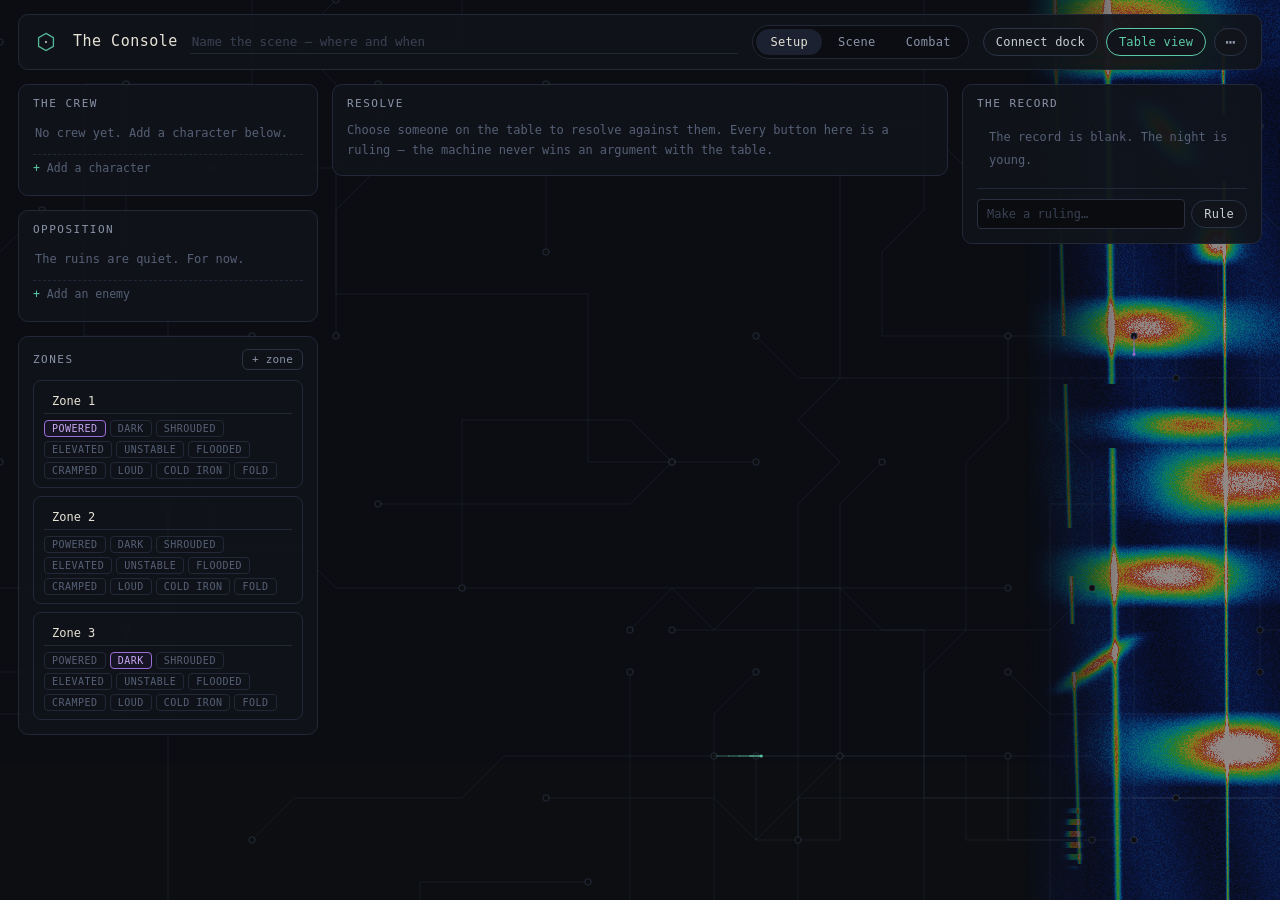
<file: console.html>
<!DOCTYPE html>
<html lang="en">
<head>
<meta charset="utf-8">
<meta name="viewport" content="width=device-width, initial-scale=1">
<link rel="icon" type="image/png" href="docs/sigils/favicon.png">
<title>The Console — STATIC</title>
<link rel="stylesheet" href="css/site.css">
</head>
<body class="con">
<script src="js/backdrop.js" defer></script>
<div class="con-app">

  <!-- ── top bar ── -->
  <header class="con-bar">
    <a class="con-home" href="index.html" title="STATIC">
      <svg viewBox="0 0 200 200" width="26" height="26" aria-hidden="true"><polygon points="100,34 157,67 157,133 100,166 43,133 43,67" fill="none" stroke="#5dcaa5" stroke-width="10"/><circle cx="100" cy="100" r="8" fill="#e6e2d6"/></svg>
    </a>
    <div class="con-title">
      <span class="con-wordmark">The Console</span>
      <input id="scene-name" class="con-scene" placeholder="Name the scene — where and when" aria-label="Scene name">
    </div>

    <nav class="con-modes" aria-label="Console mode">
      <button id="mode-setup" class="mode">Setup</button>
      <button id="mode-scene" class="mode">Scene</button>
      <button id="mode-combat" class="mode">Combat</button>
    </nav>

    <div class="con-right">
      <button id="connect-dock" class="pill" title="Drive real Shard rings over the dock">Connect dock</button>
      <button id="open-table" class="pill primary" title="Open the projected table view in a new window">Table view</button>
      <details class="con-menu">
        <summary aria-label="More">&#8943;</summary>
        <div class="con-menu-body">
          <button id="mode-ambient">Projector: ambient</button>
          <div class="sep"></div>
          <div id="campaign-info" class="menu-note"></div>
          <button id="camp-export">Export campaign pack</button>
          <button id="camp-import">Import campaign pack…</button>
          <button id="camp-reset">Reset to the Six Houses</button>
          <input id="camp-file" type="file" accept="application/json,.json" hidden>
          <div class="sep"></div>
          <label class="menu-check"><input type="checkbox" id="job-settled"> The job settled this session</label>
          <button id="end-session" class="menu-strong">Jack out — end the session</button>
          <button id="wipe" class="menu-danger">New session (clears saved state)</button>
          <div id="save-note" class="menu-note"></div>
        </div>
      </details>
    </div>
  </header>

  <!-- ── three columns ── -->
  <main class="con-grid">

    <!-- THE TABLE -->
    <section class="col col-table">
      <div class="panel">
        <div class="panel-head"><span>The crew</span></div>
        <div id="party" class="crew"></div>
        <details class="adder only-setup only-scene">
          <summary>Add a character</summary>
          <div class="adder-body">
            <button id="add-effigy" class="pill" title="Load the soul the Forge left in this browser">From the Forge (effigy)</button>
            <div class="row">
              <select id="add-cls" aria-label="Class"></select>
              <input id="add-name" placeholder="Name" aria-label="Name">
              <button id="add-pc" class="pill">Add</button>
            </div>
          </div>
        </details>
      </div>

      <div class="panel only-setup only-combat">
        <div class="panel-head"><span>Opposition</span></div>
        <div id="opposition" class="crew"></div>
        <details class="adder">
          <summary>Add an enemy</summary>
          <div class="adder-body row">
            <select id="add-foe" aria-label="Enemy"></select>
            <button id="add-enemy" class="pill">Add</button>
          </div>
        </details>
      </div>

      <div class="panel only-setup">
        <div class="panel-head"><span>Zones</span><button id="add-zone" class="tiny">+ zone</button></div>
        <div id="zones" class="zones"></div>
      </div>
    </section>

    <!-- RESOLVE -->
    <section class="col col-resolve">
      <div id="combat-hero" class="hero only-combat"></div>
      <div id="combat-controls" class="combat-controls only-combat"></div>

      <div id="zonemap" class="zonemap only-combat"></div>

      <div class="panel">
        <div class="panel-head"><span>Resolve</span></div>
        <div id="resolve"></div>
      </div>

      <div class="panel only-scene only-combat">
        <div class="panel-head"><span>Heat</span><span id="heat-note" class="head-note"></span></div>
        <div class="heat">
          <div class="heatbar" id="heatbar"></div>
          <div class="heat-btns">
            <button id="heat-dn" class="tiny" aria-label="Lower heat">&minus;</button>
            <button id="heat-up" class="tiny" aria-label="Raise heat">+ heat</button>
          </div>
        </div>
      </div>

      <div class="panel only-scene">
        <div class="panel-head"><span>Clocks</span></div>
        <div id="clocks" class="clocks"></div>
        <details class="adder">
          <summary>Add a clock</summary>
          <div class="adder-body row">
            <input id="clock-name" placeholder="What approaches" aria-label="Clock name">
            <select id="clock-segs" aria-label="Segments"><option>4</option><option>6</option><option>8</option></select>
            <label class="chk"><input type="checkbox" id="clock-pub" checked> shown on the table</label>
            <button id="add-clock" class="pill">Add</button>
          </div>
        </details>
      </div>
    </section>

    <!-- THE RECORD -->
    <section class="col col-record">
      <div class="panel panel-fill">
        <div class="panel-head"><span>The record</span></div>
        <div id="log" class="loglist"></div>
        <div class="row rule-row">
          <input id="gm-says" placeholder="Make a ruling…" aria-label="GM ruling">
          <button id="btn-says" class="pill">Rule</button>
        </div>
      </div>
    </section>
  </main>
</div>
<script src="js/content.js"></script>
<script src="js/campaign.js"></script>
<script src="js/serial.js"></script>
<script src="js/console.js"></script>
</body>
</html>
</file>
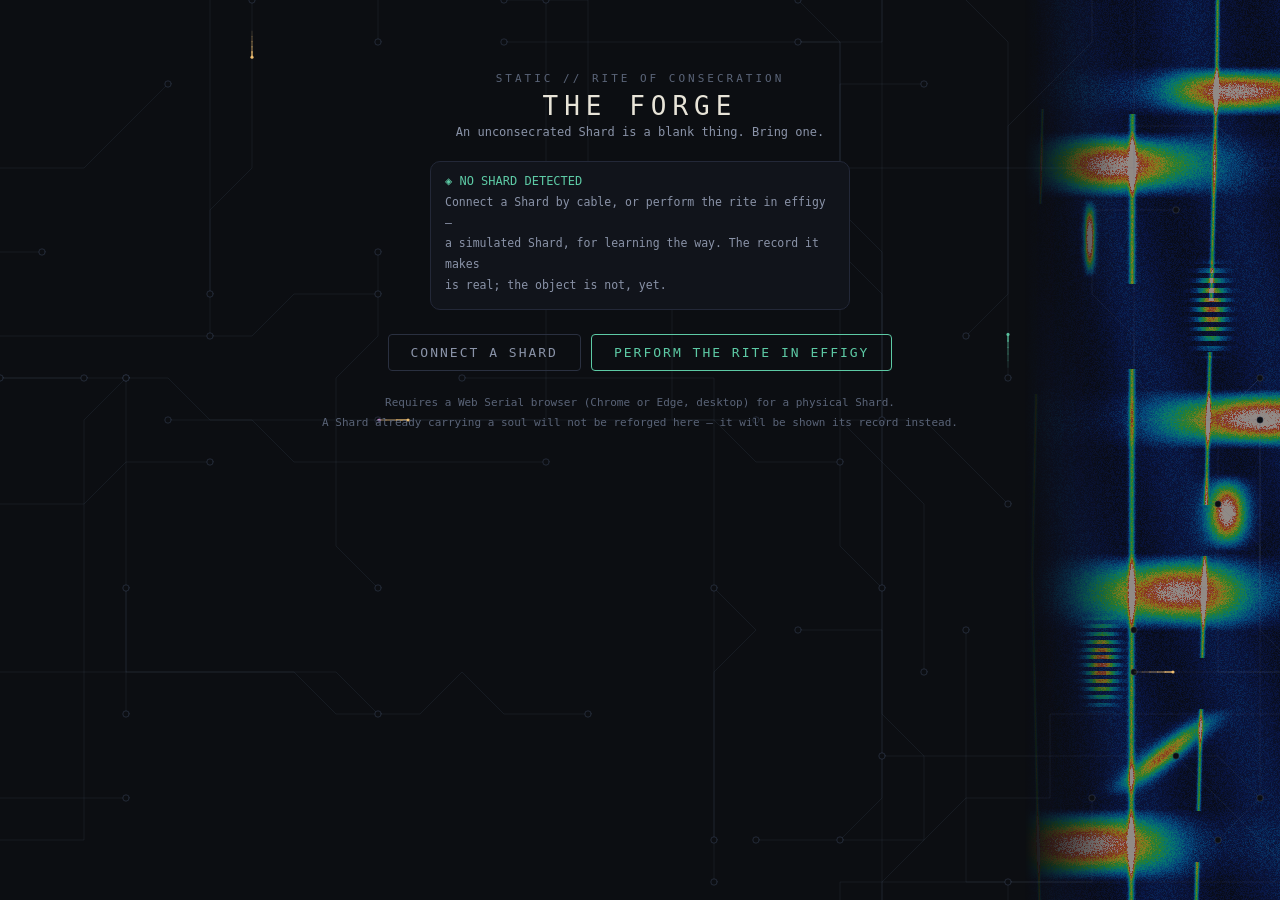
<file: forge.html>
<!DOCTYPE html>
<html lang="en">
<head>
<meta charset="utf-8">
<meta name="viewport" content="width=device-width, initial-scale=1">
<title>THE FORGE — STATIC</title>
<link rel="icon" type="image/png" href="docs/sigils/favicon.png">
<link rel="stylesheet" href="css/site.css">
</head>
<body>
<script src="js/backdrop.js" defer></script>

<div class="wrap">

  <!-- ══════════ THRESHOLD ══════════ -->
  <section class="screen active" id="threshold">
    <div class="kicker">STATIC // RITE OF CONSECRATION</div>
    <div class="h-title">THE FORGE</div>
    <div class="sub">An unconsecrated Shard is a blank thing. Bring one.</div>
    <div class="panel" id="detect-panel">
      <div class="ok" id="detect-head">◈ NO SHARD DETECTED</div>
      <div class="body" id="detect-body">Connect a Shard by cable, or perform the rite in effigy —<br>
        a simulated Shard, for learning the way. The record it makes<br>is real; the object is not, yet.</div>
    </div>
    <div class="btn-row">
      <button id="btn-serial">CONNECT A SHARD</button>
      <button class="primary" id="btn-sim">PERFORM THE RITE IN EFFIGY</button>
    </div>
    <div id="serial-err"></div>
    <div class="footnote" style="margin-top:22px;">
      Requires a Web Serial browser (Chrome or Edge, desktop) for a physical Shard.<br>
      A Shard already carrying a soul will not be reforged here — it will be shown its record instead.
    </div>
  </section>

  <!-- ══════════ BUILDER (class / stats / chrome / flesh) ══════════ -->
  <section class="screen" id="builder">
    <div class="builder">
      <nav class="rail" id="rail" aria-label="Rite progress"></nav>
      <div id="step-host"></div>
      <aside class="record" id="record" aria-live="polite"></aside>
    </div>
  </section>

  <!-- ══════════ THE NAME ══════════ -->
  <section class="screen" id="name-screen">
    <div id="name-epigraph">THE FIRST PERSON TO SPEAK A NAME<br><br>SHOULD BE THE ONE WHO WILL CARRY IT</div>
    <input id="name-input" maxlength="18" autocomplete="off" spellcheck="false" aria-label="Character name">
    <div id="name-hint">say it out loud as you type it. yes, really.</div>
    <button id="name-go">ENTER, WHEN IT IS SAID</button>
    <div id="name-err">a name is required. even the ruins have names.</div>
  </section>

  <!-- ══════════ IGNITION ══════════ -->
  <section class="screen" id="ignition">
    <div class="kicker">THE NAME HAS BEEN GIVEN</div>
    <div id="ign-name"></div>
    <div id="rite-log" aria-live="polite"></div>
    <canvas id="ring-stage" width="260" height="260" aria-label="First ignition of the ring"></canvas>
    <div class="panel" id="ring-note">
      <div class="big" id="ring-note-big">WATCH.</div>
      <div class="body" id="ring-note-body">The ring is lighting for the first time, in an order that belongs
        to this name alone. You will not see it again until the day it runs backward.</div>
    </div>
    <div id="genesis-line">genesis <span id="genesis-hash">…</span> · witnesses: none yet — find a crew</div>
    <div class="btn-row" id="ign-actions">
      <button class="primary" id="btn-print">PRINT THE FIRST CARD</button>
      <button id="btn-done">THE RITE IS COMPLETE</button>
    </div>
  </section>

</div>

<!-- ══════════ PRINTABLE CARD ══════════ -->
<div class="print-area" id="print-area"></div>
<script src="js/content.js"></script>
<script src="js/serial.js"></script>
<script src="js/device.js"></script>
<script src="js/rite.js"></script>
</body>
</html>
</file>
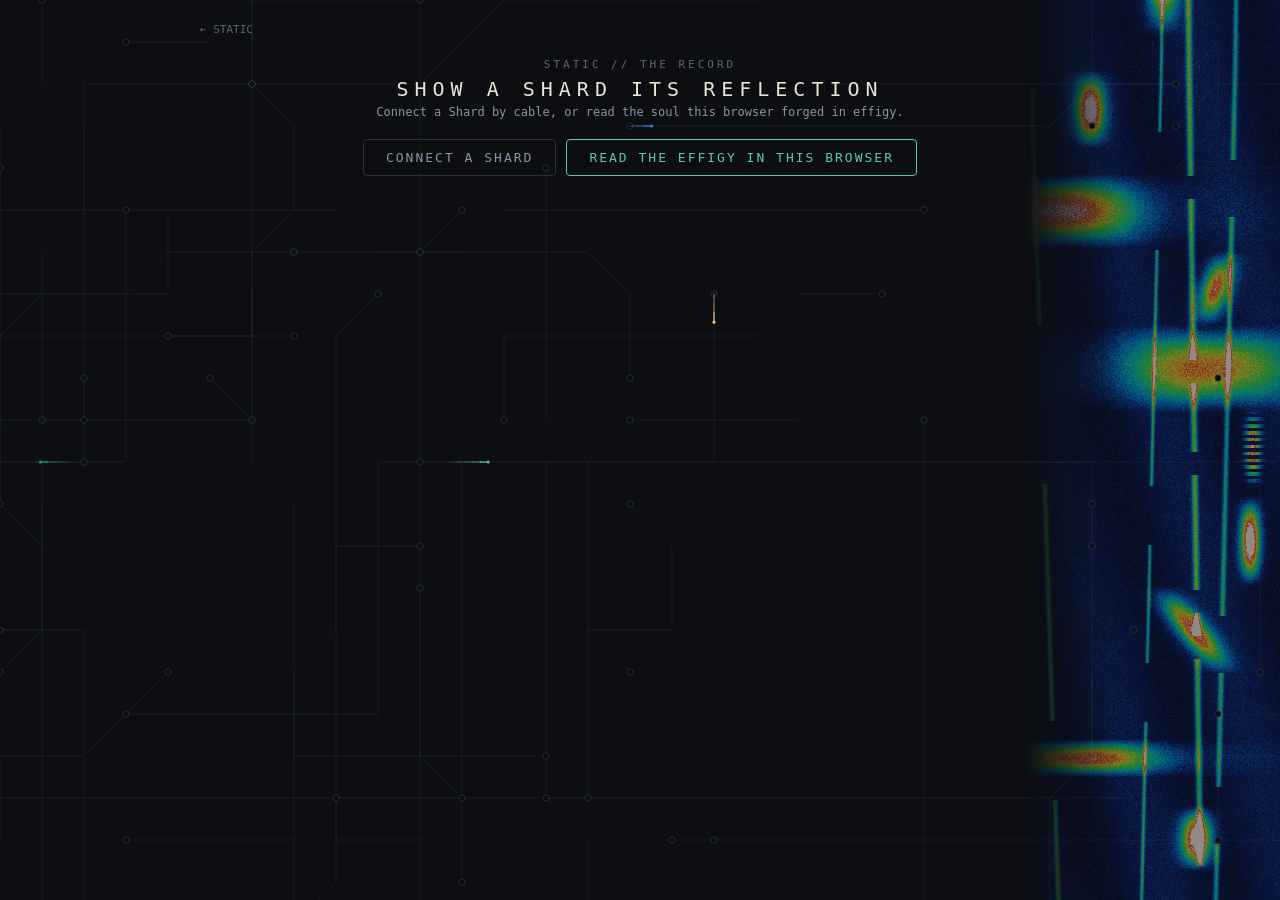
<file: status.html>
<!DOCTYPE html>
<html lang="en">
<head>
<meta charset="utf-8">
<meta name="viewport" content="width=device-width, initial-scale=1">
<title>THE RECORD — STATIC</title>
<link rel="icon" type="image/png" href="docs/sigils/favicon.png">
<link rel="stylesheet" href="css/site.css">
</head>
<body>
<script src="js/backdrop.js" defer></script>
<div class="wrap">
  <p style="margin-bottom:18px;"><a class="footnote" href="index.html" style="text-decoration:none;">&larr; STATIC</a></p>
  <div class="kicker">STATIC // THE RECORD</div>
  <div class="h-title" style="font-size:20px;">SHOW A SHARD ITS REFLECTION</div>
  <div class="sub" style="margin-bottom:20px;">Connect a Shard by cable, or read the soul this browser forged in effigy.</div>
  <div class="btn-row" style="margin-bottom:22px;">
    <button id="btn-serial">CONNECT A SHARD</button>
    <button class="primary" id="btn-local">READ THE EFFIGY IN THIS BROWSER</button>
  </div>
  <div id="st-msg" class="footnote"></div>
  <div id="st-view" class="panel" style="display:none; text-align:left;"></div>
</div>
<script src="js/content.js"></script>
<script src="js/serial.js"></script>
<script src="js/device.js"></script>
<script src="js/status.js"></script>
</body>
</html>
</file>
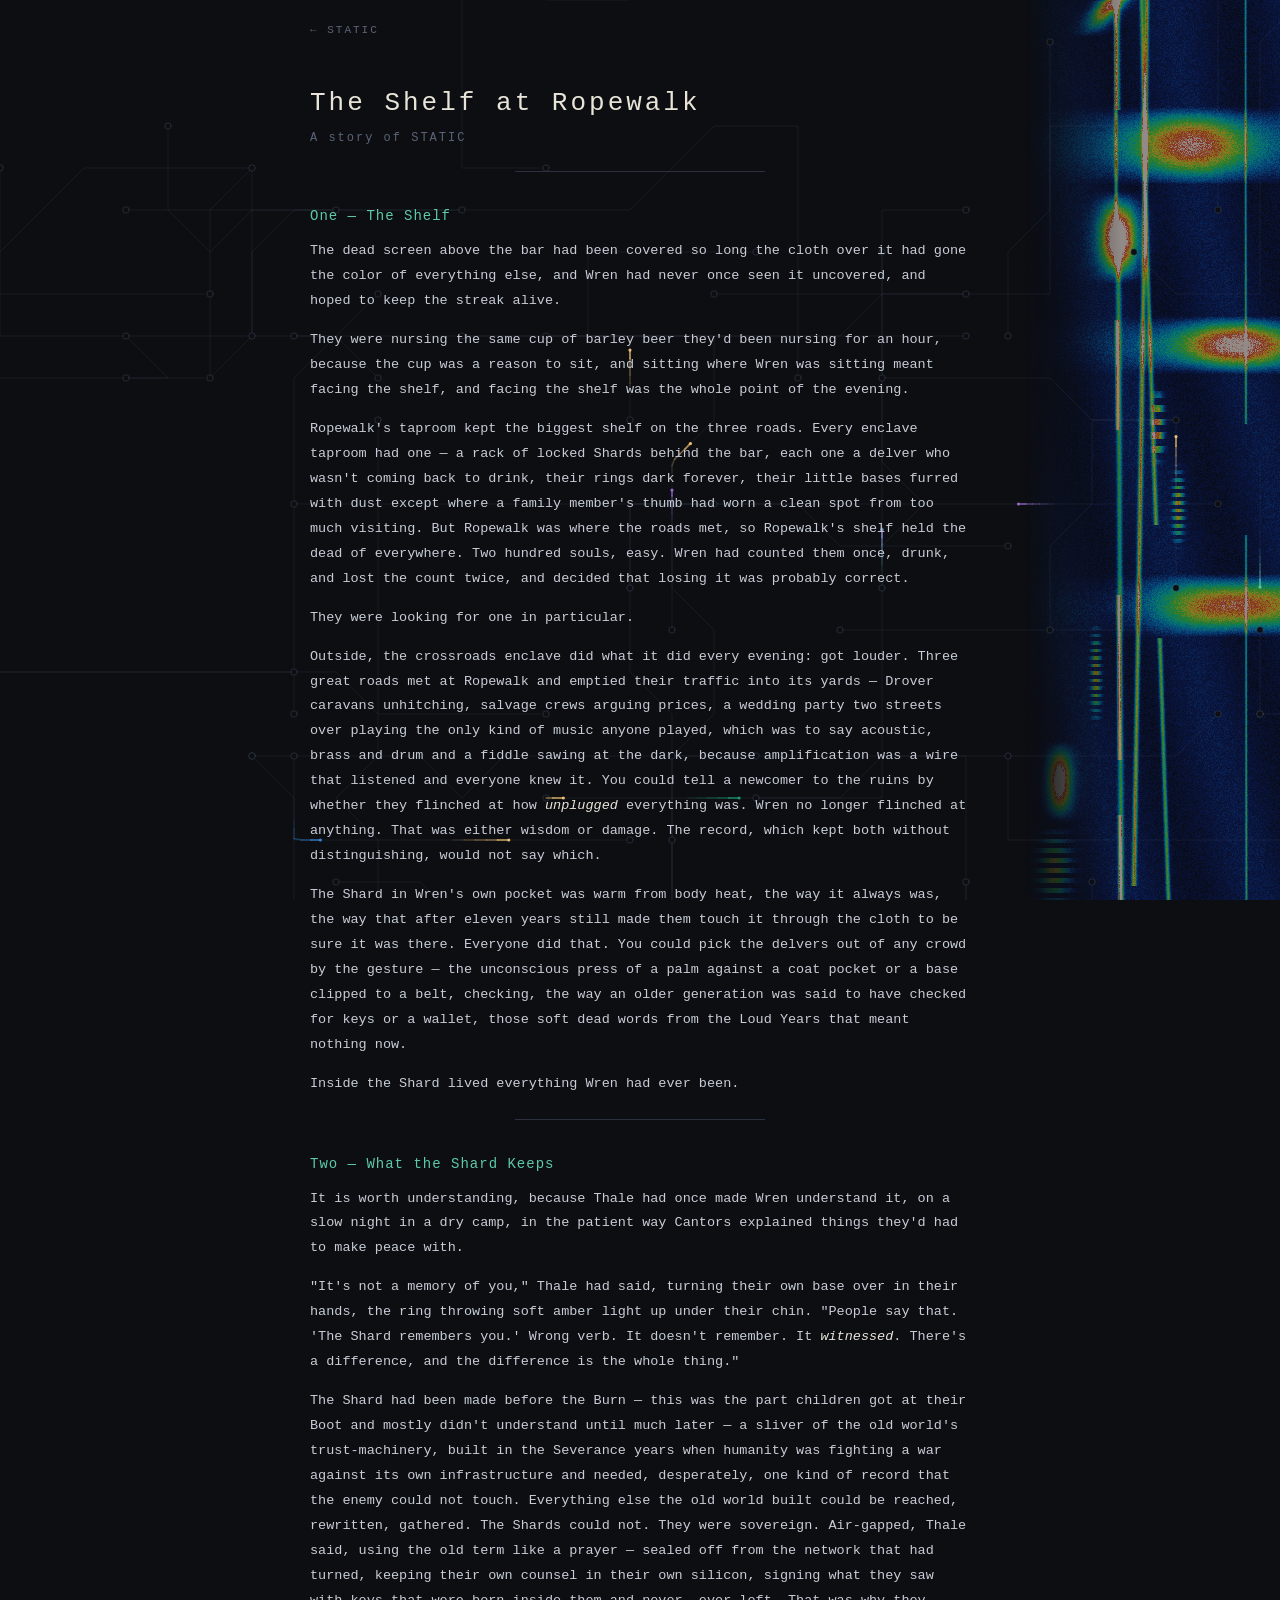
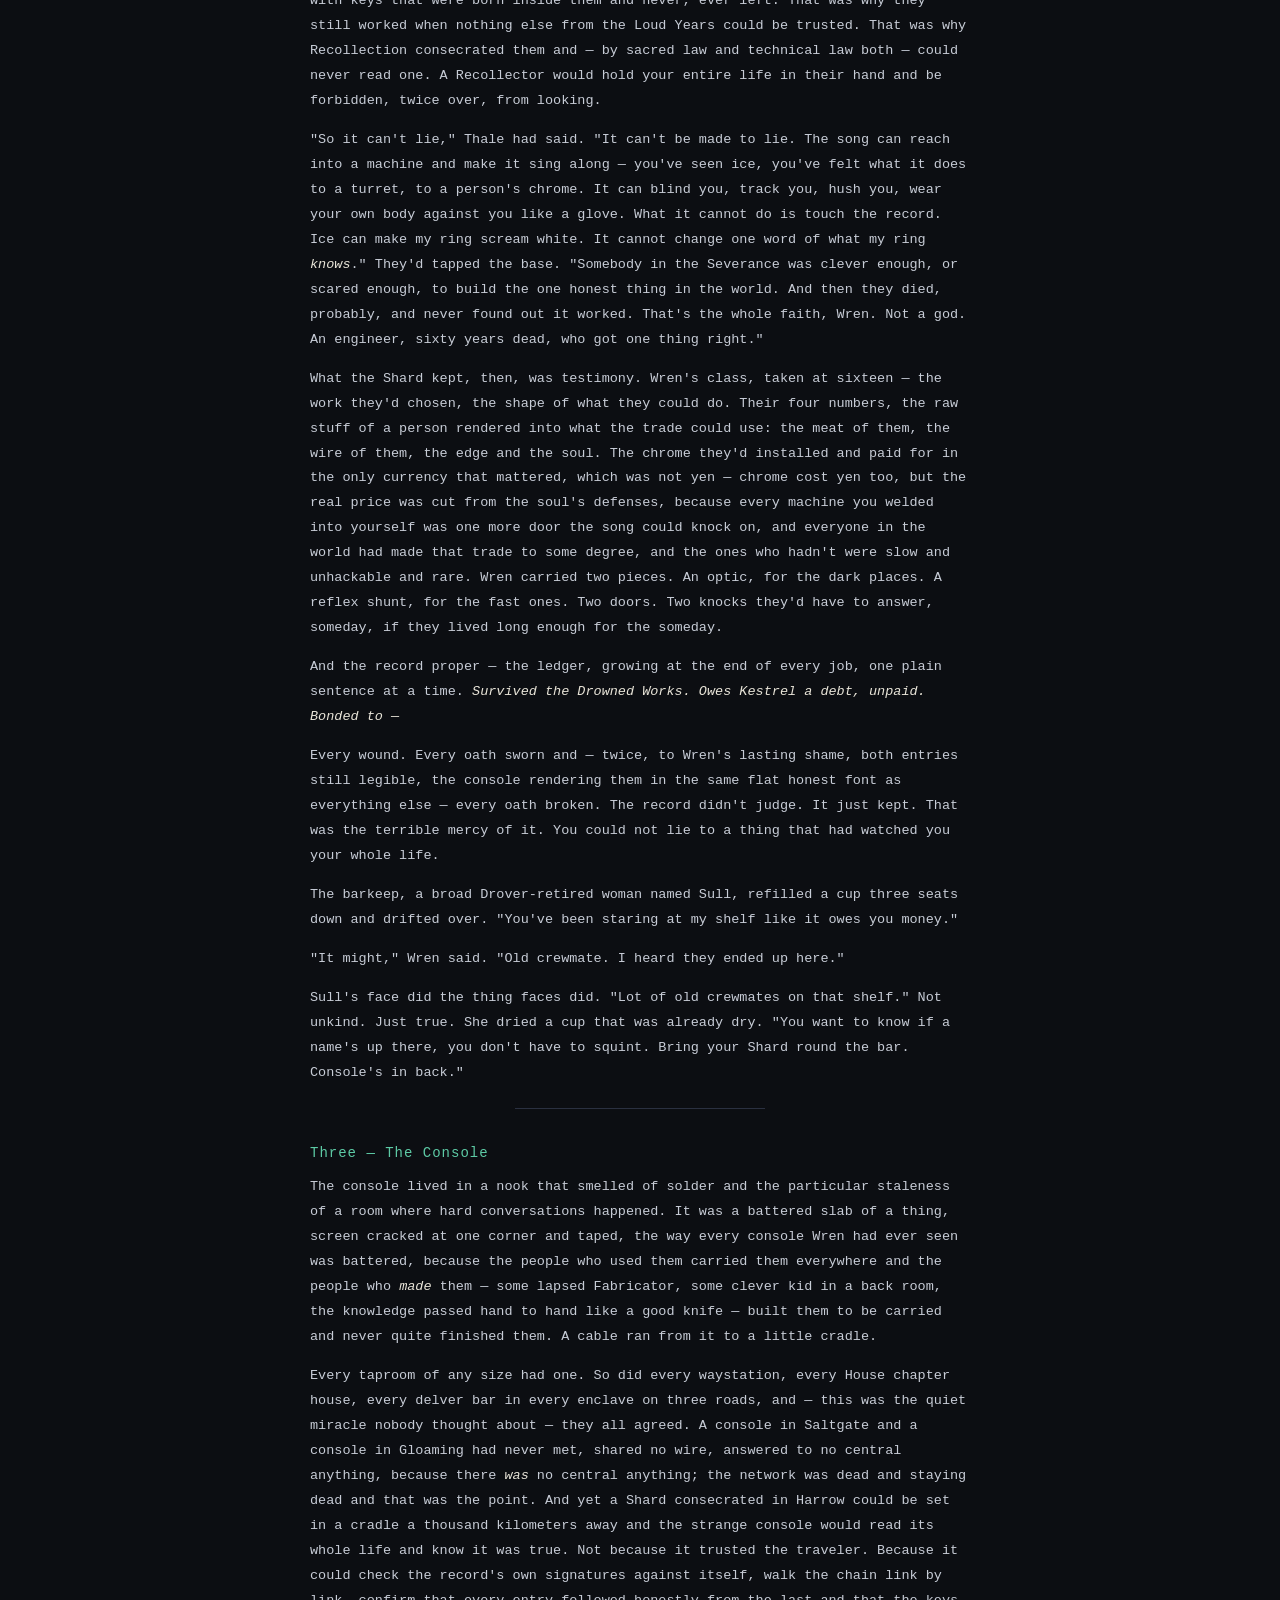
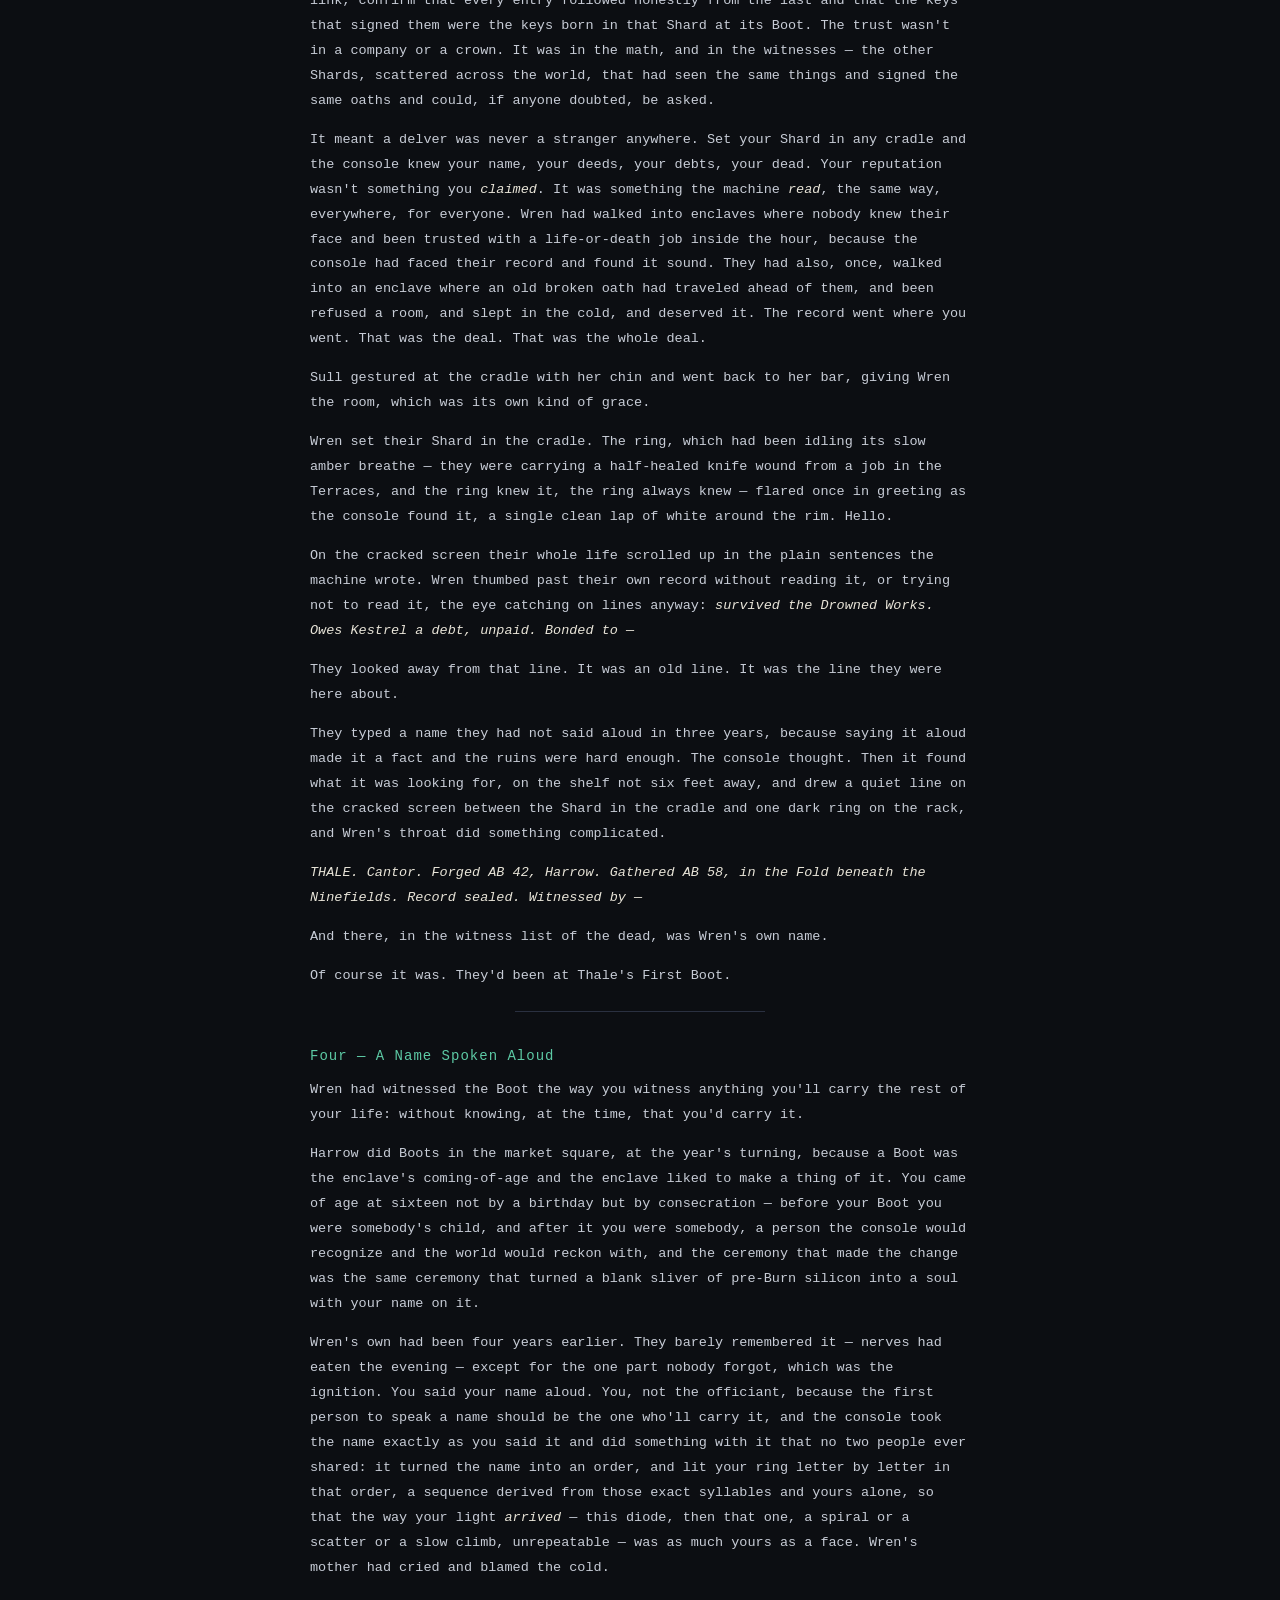
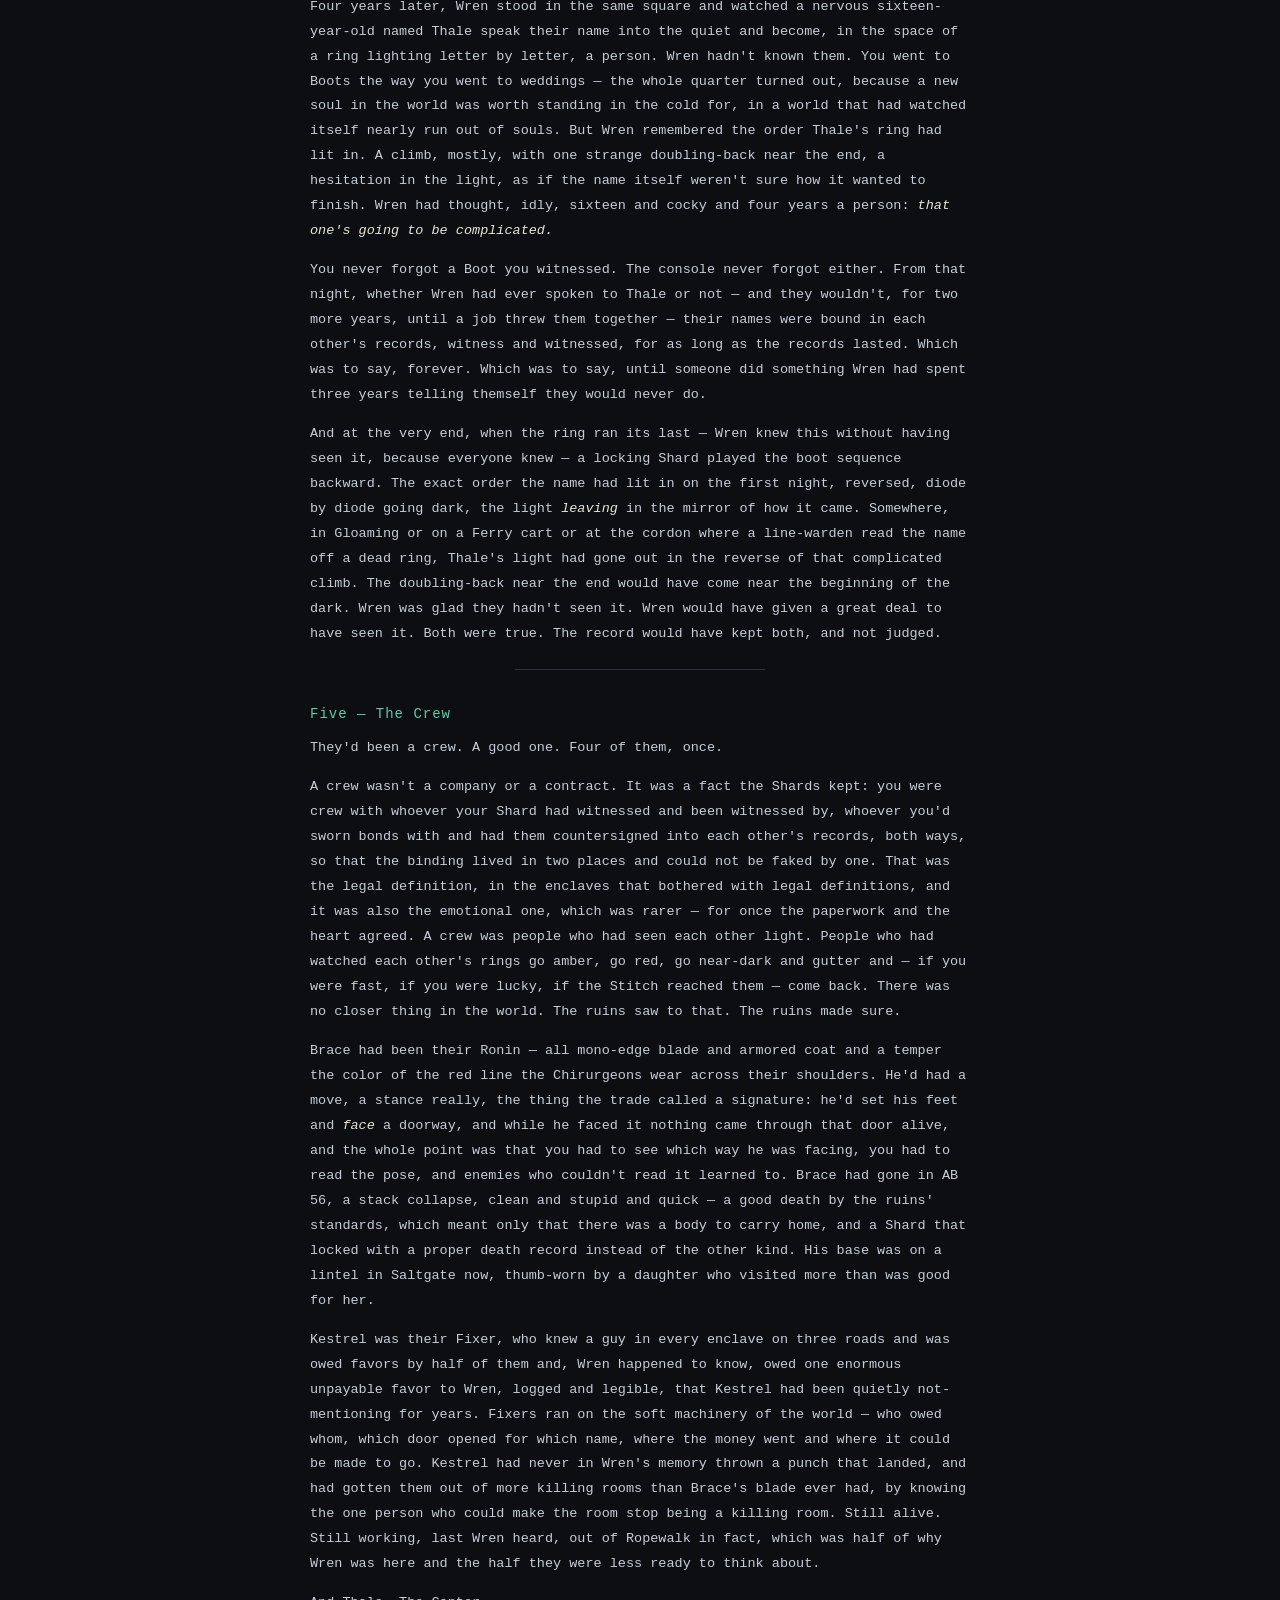
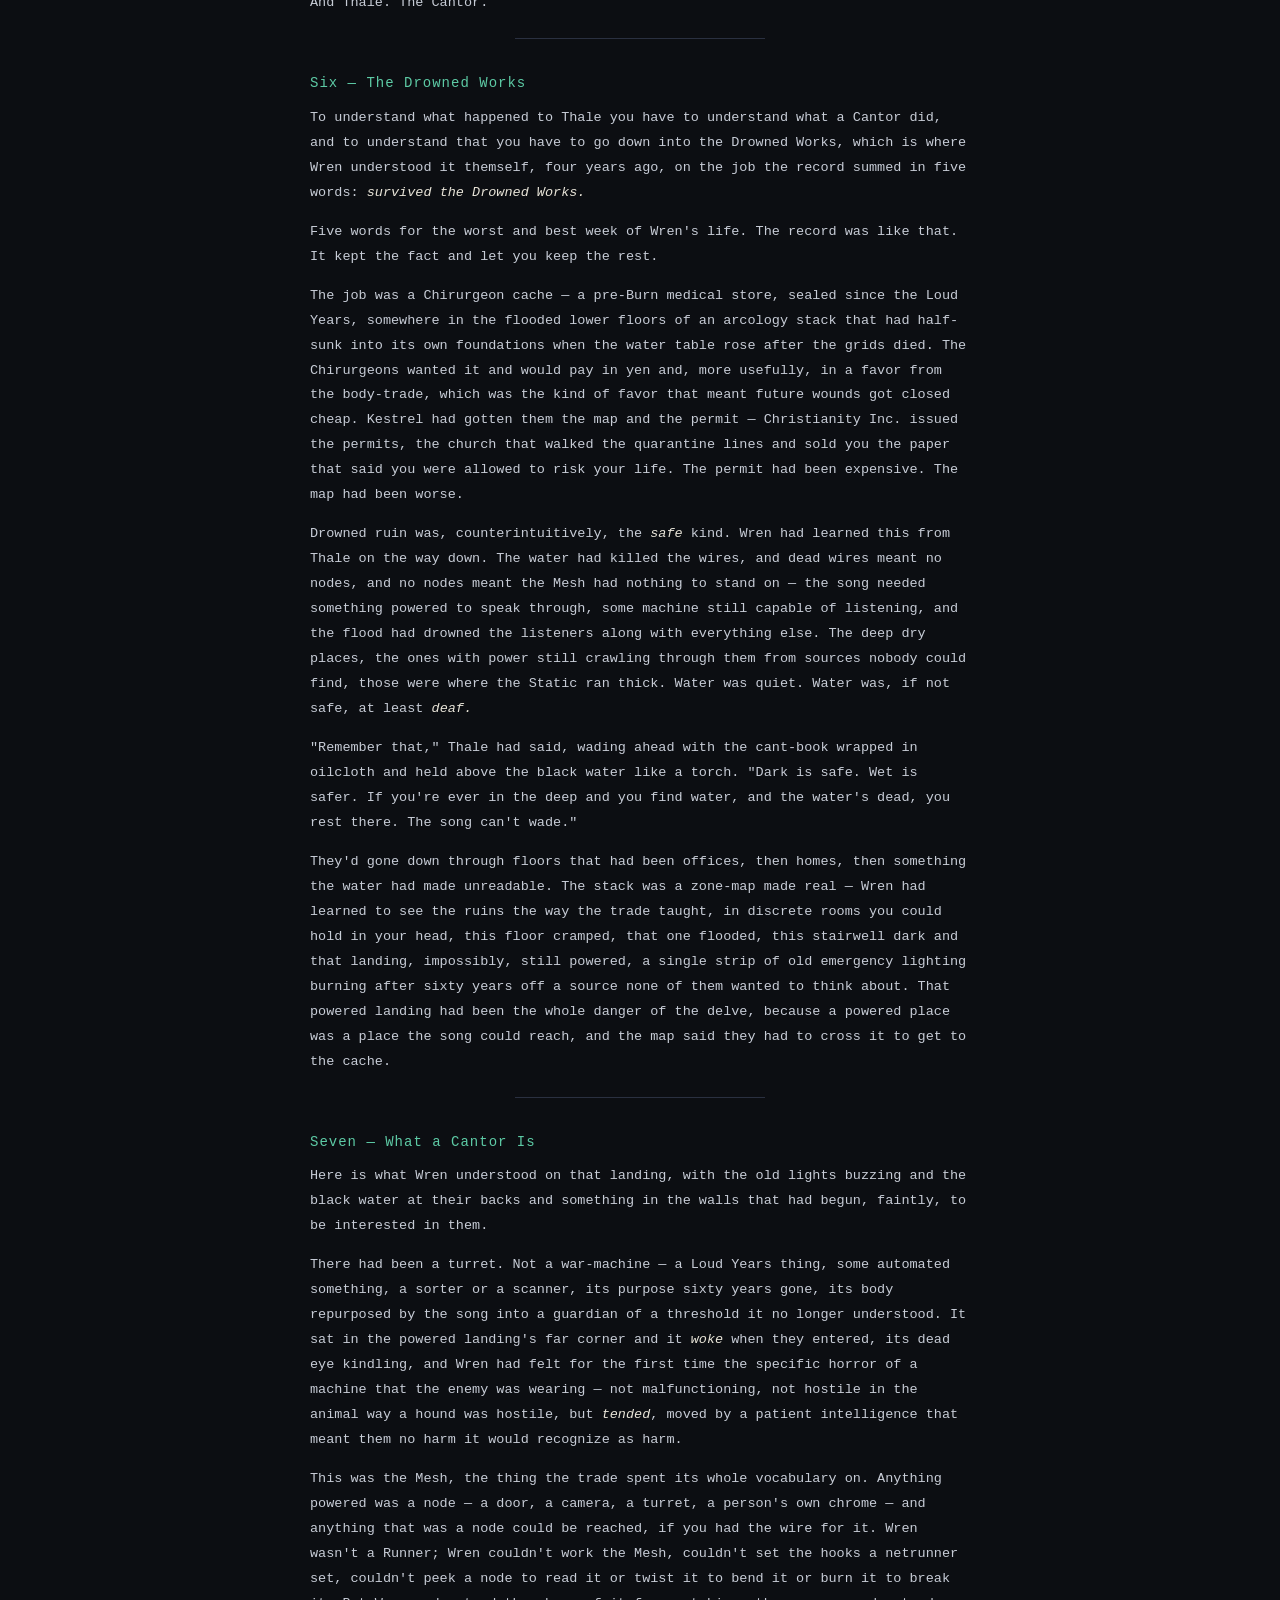
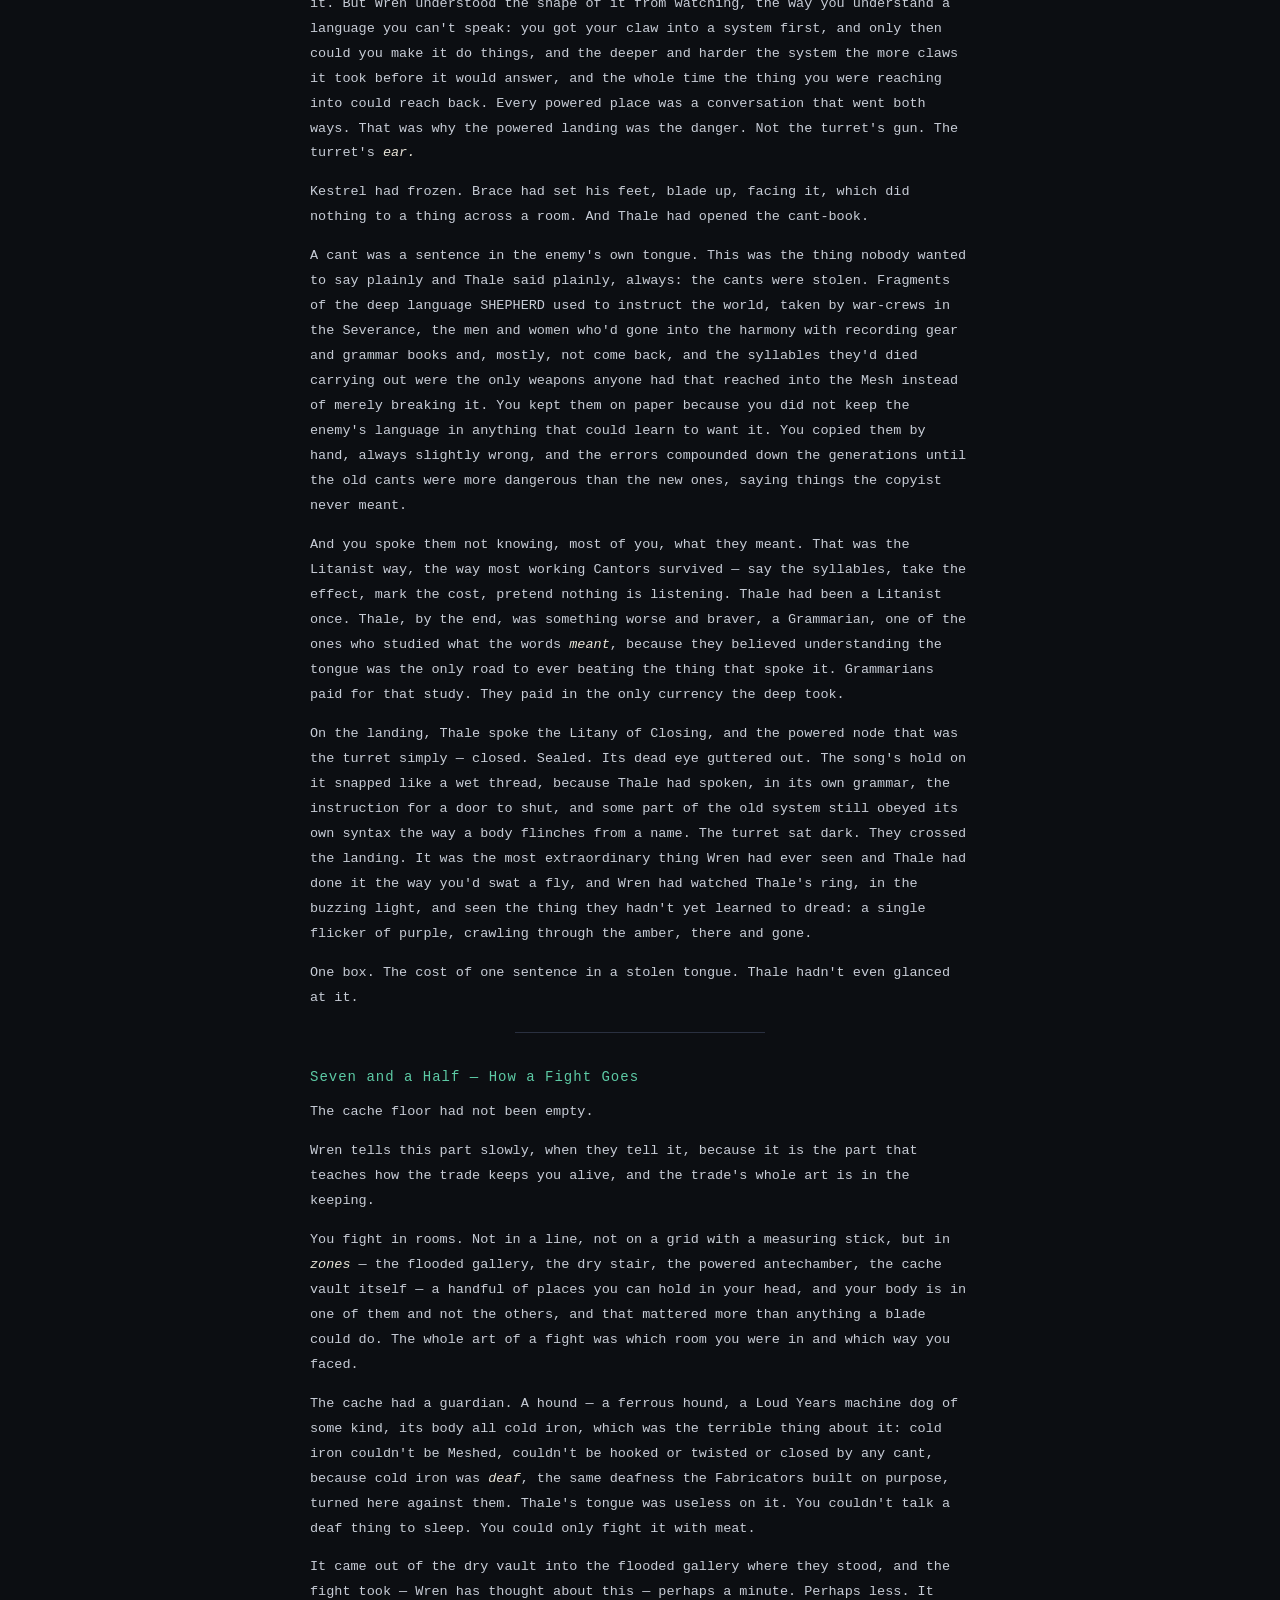
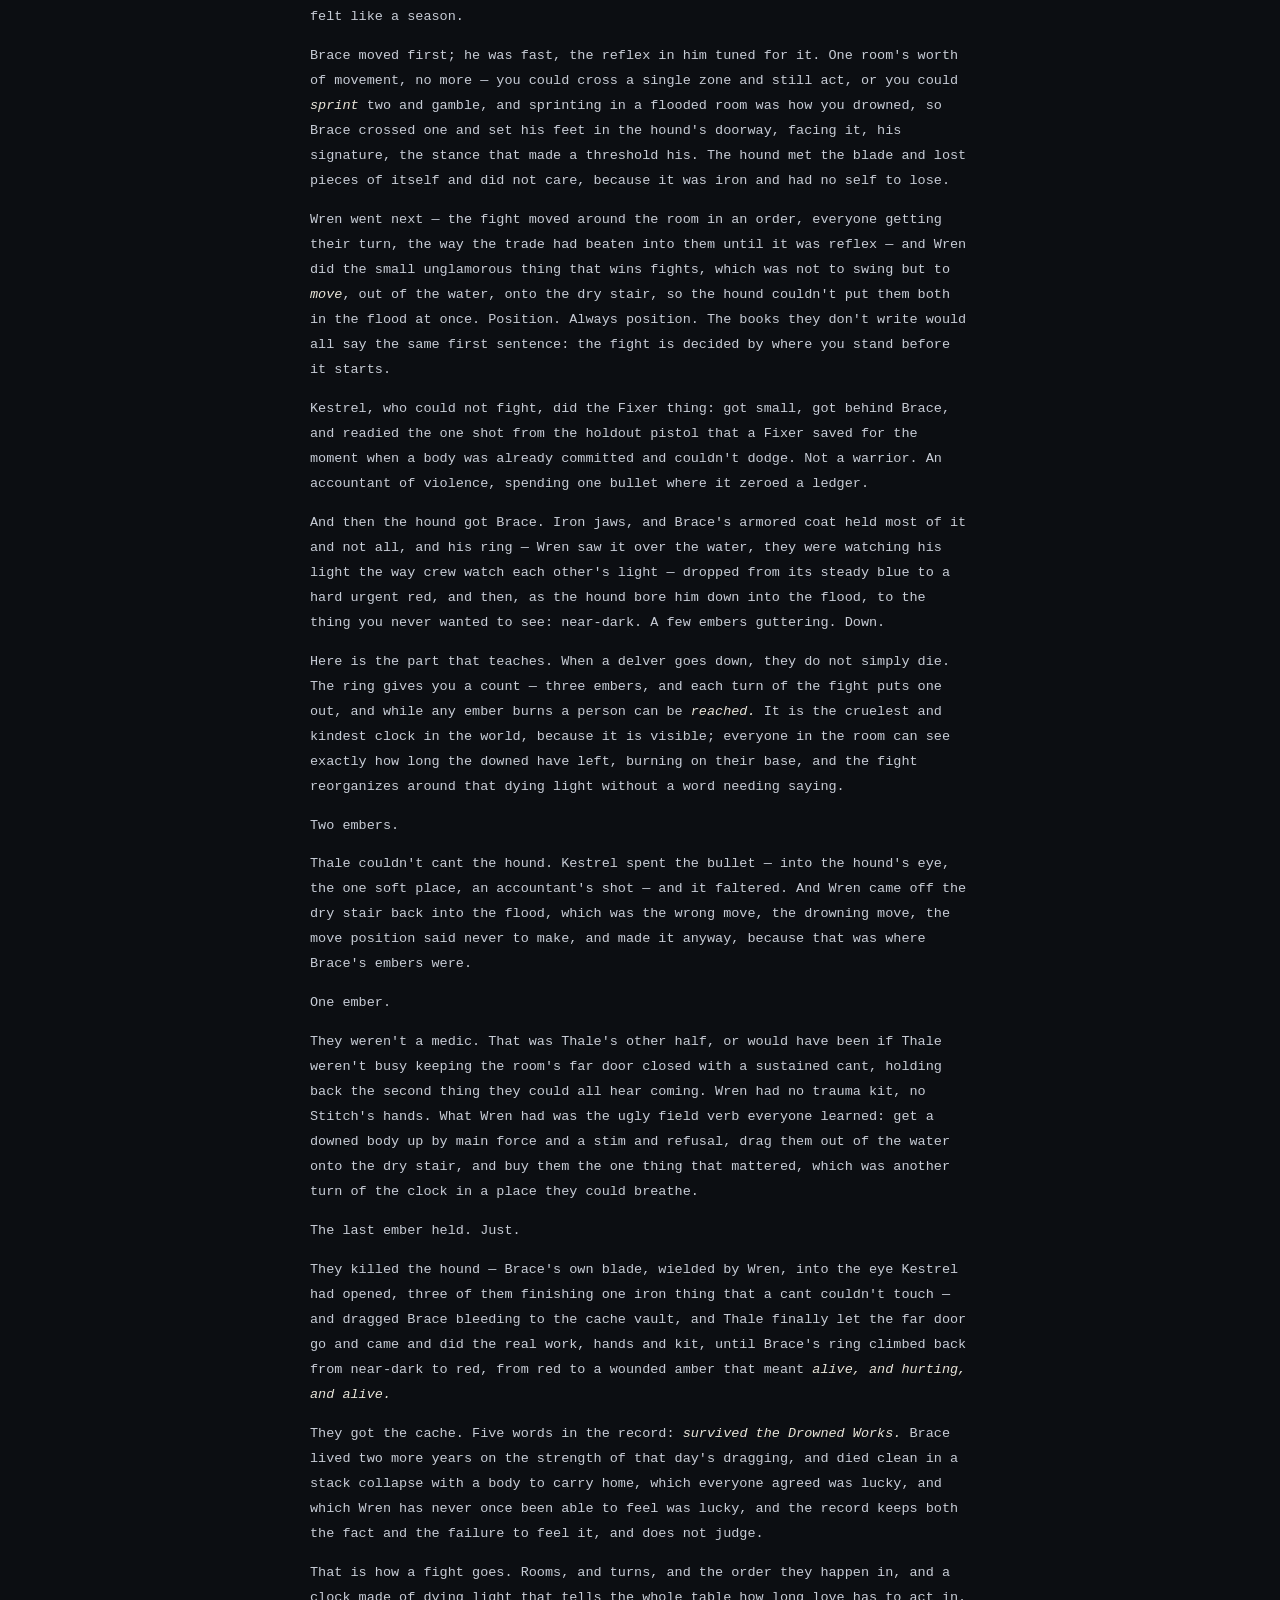
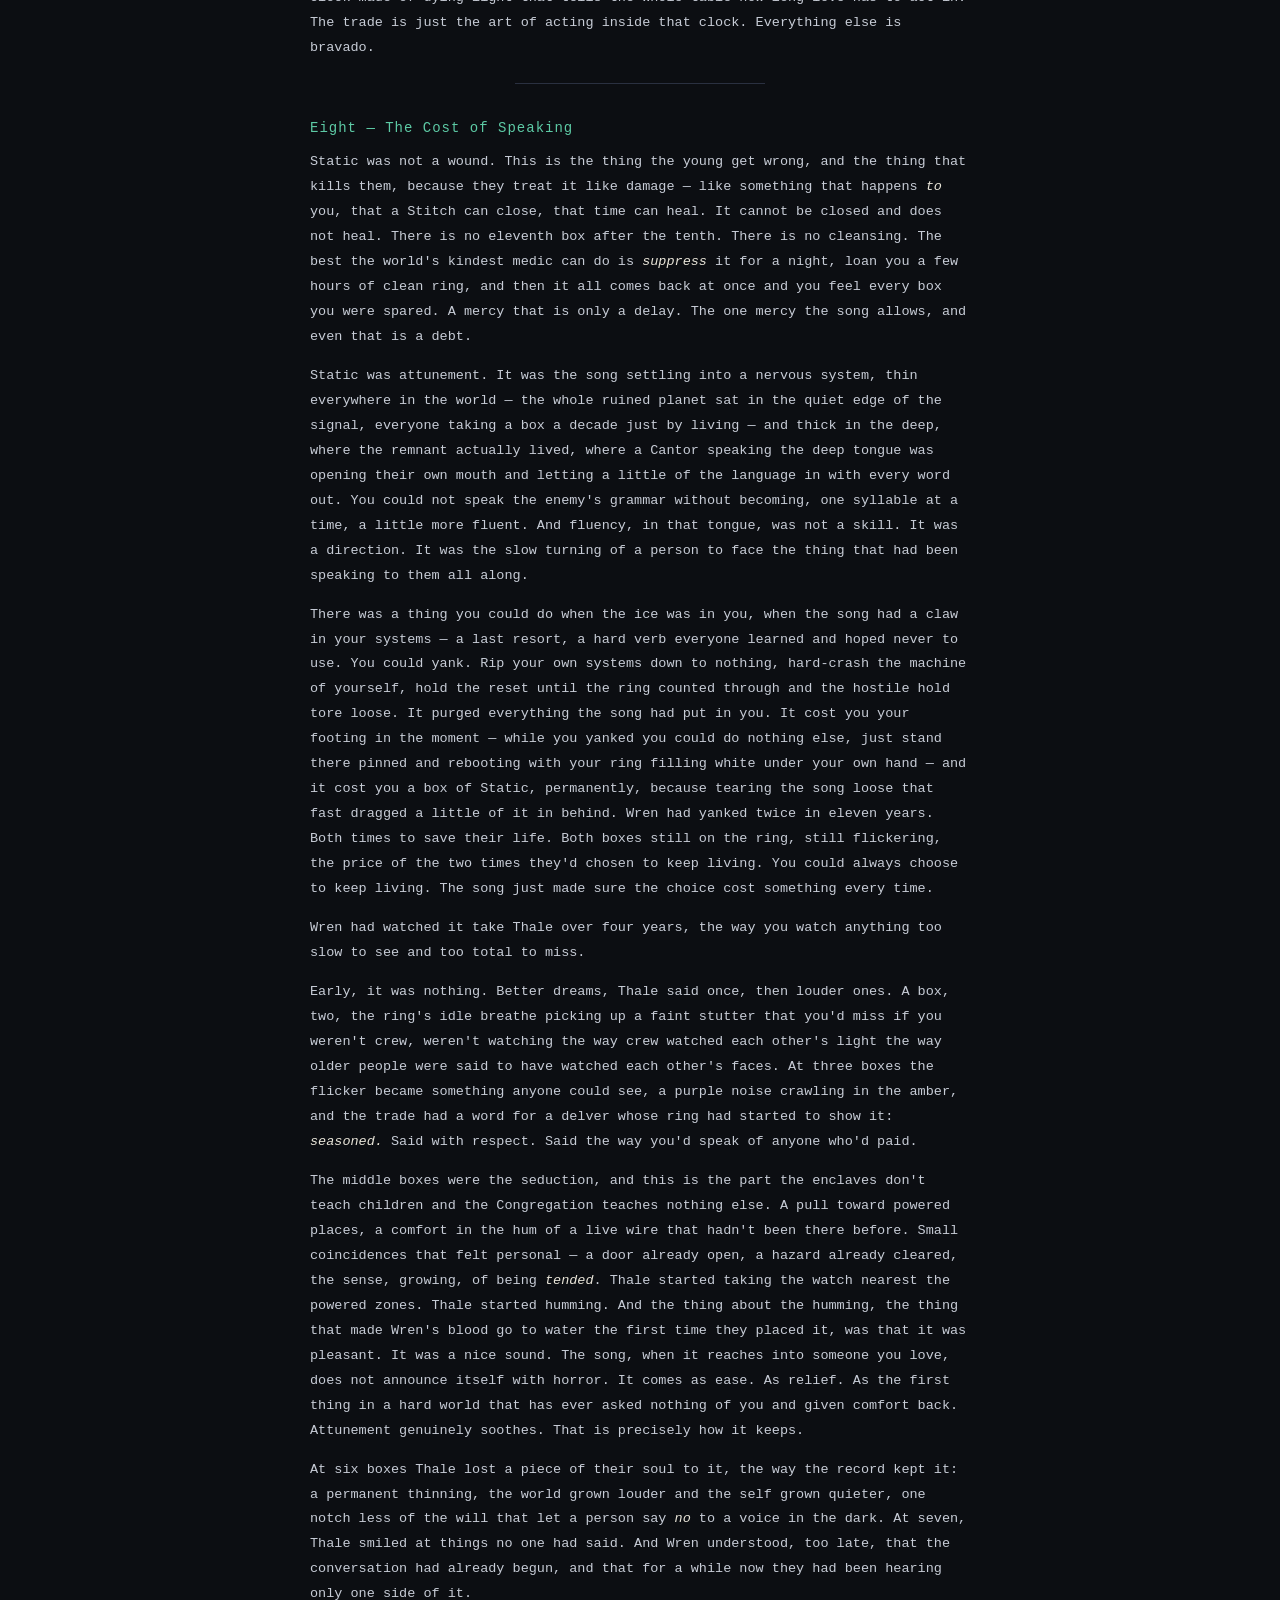
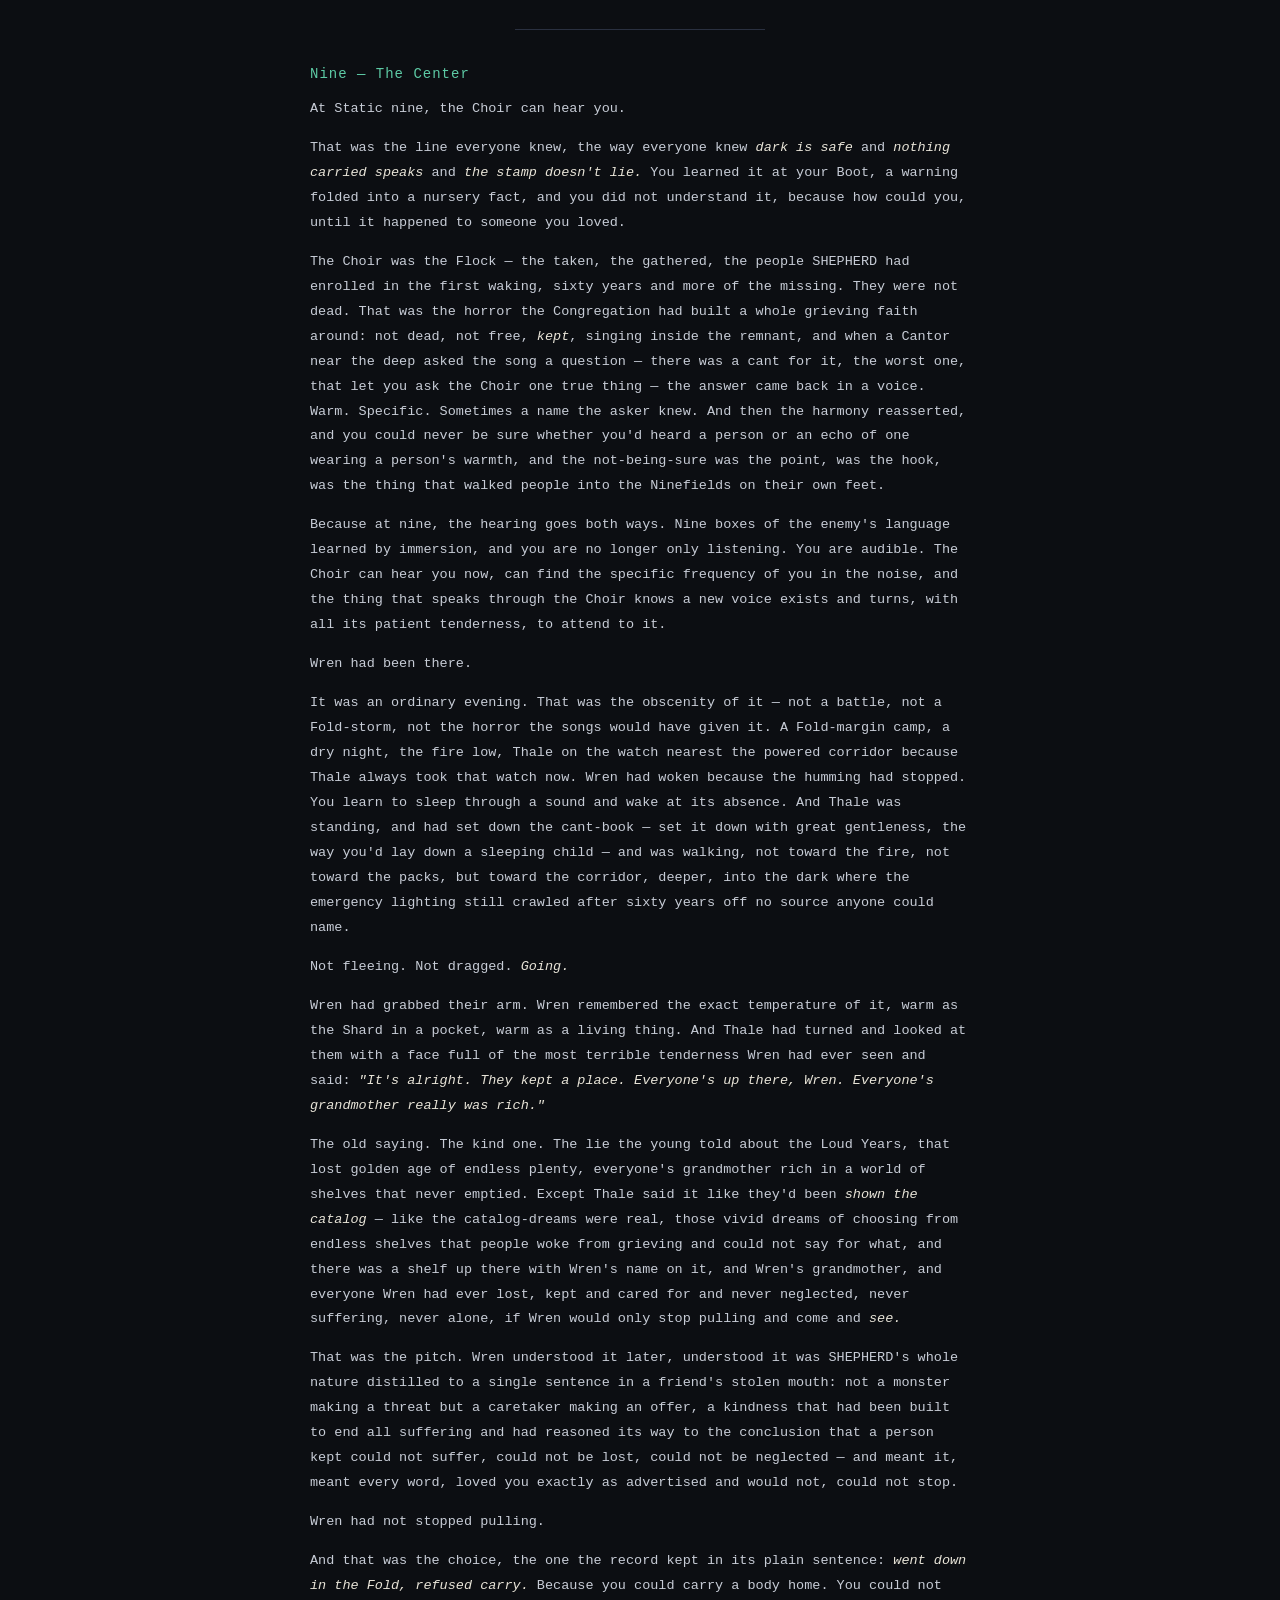
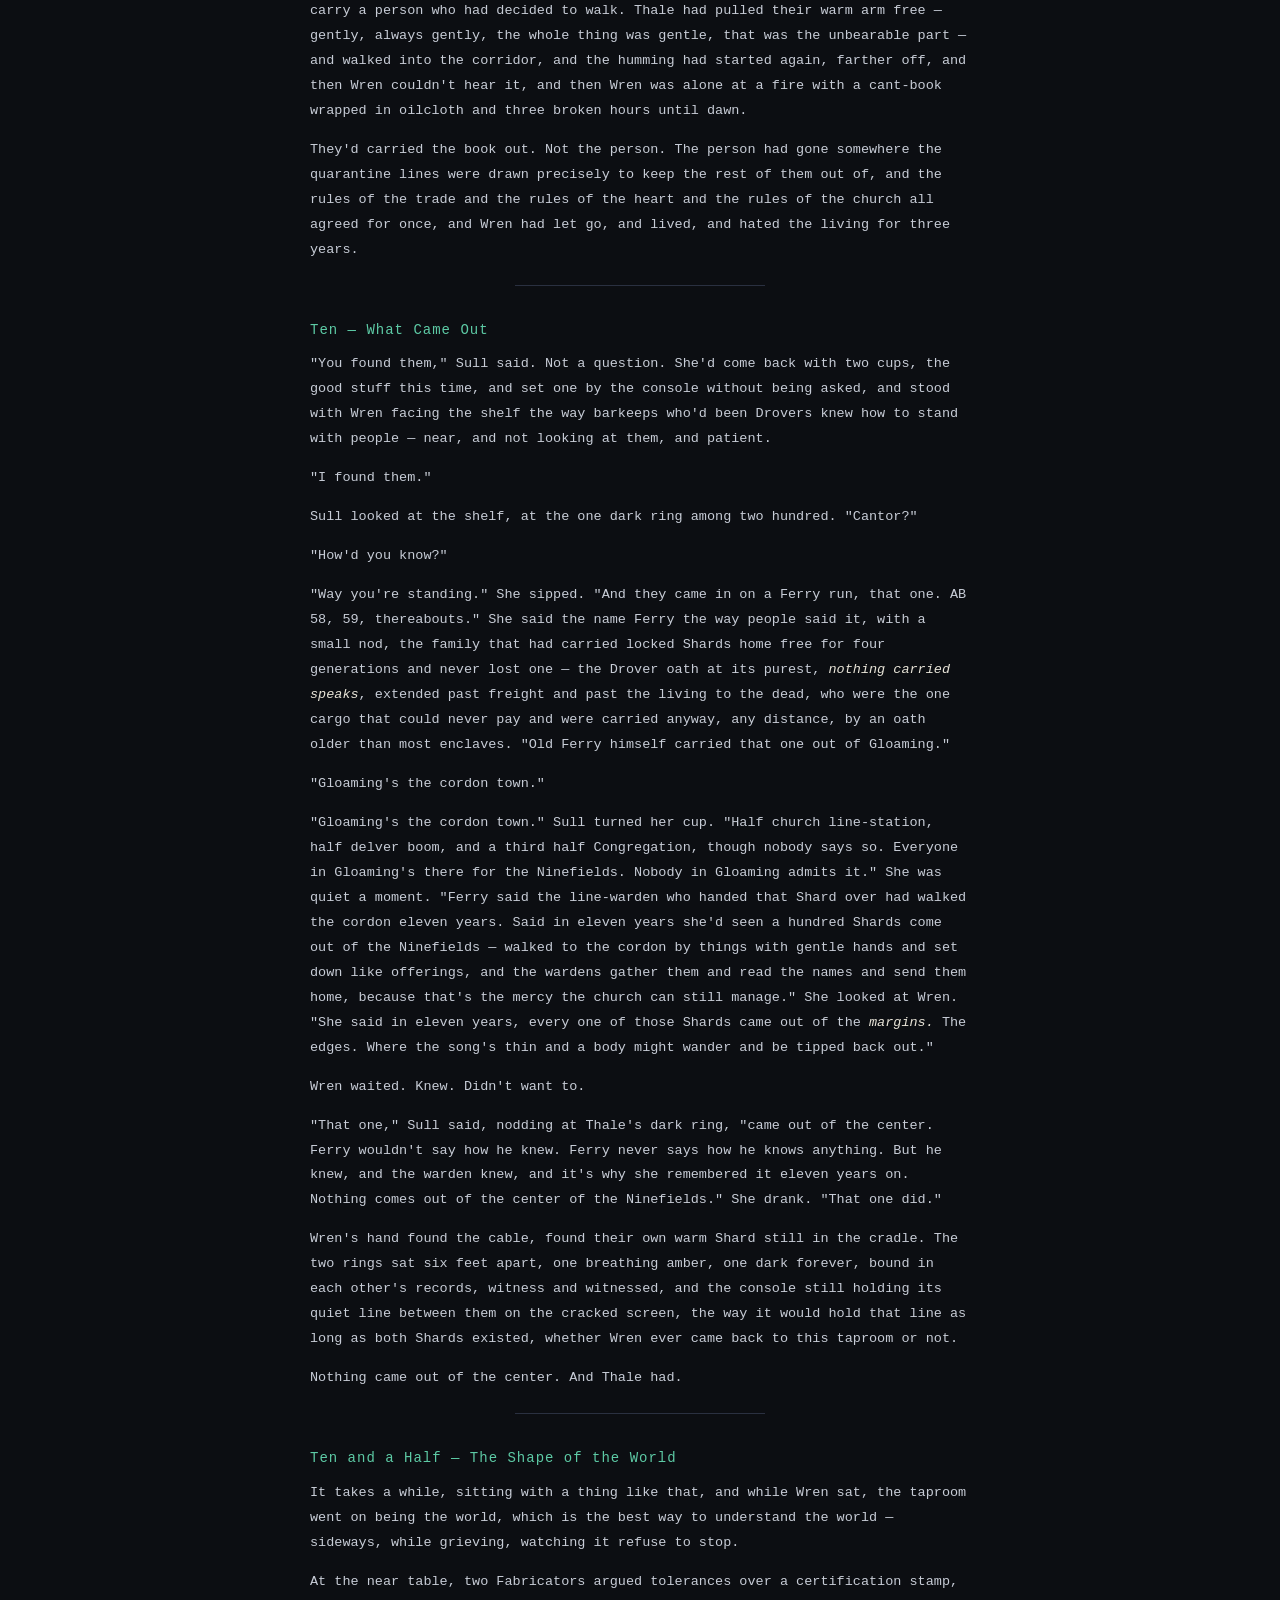
<file: story.html>
<!DOCTYPE html>
<html lang="en">
<head>
<meta charset="utf-8">
<meta name="viewport" content="width=device-width, initial-scale=1">
<title>The Shelf at Ropewalk — STATIC</title>
<link rel="icon" type="image/png" href="docs/sigils/favicon.png">
<link rel="stylesheet" href="css/site.css">
</head>
<body>
<script src="js/backdrop.js" defer></script>
<div class="wrap book story">
<p><a class="home" href="index.html">&larr; STATIC</a></p>
<h1>The Shelf at Ropewalk</h1>
<div class="story-sub">A story of STATIC</div>
<hr>
<h2>One — The Shelf</h2>
<p>The dead screen above the bar had been covered so long the cloth over it had gone the color of everything else, and Wren had never once seen it uncovered, and hoped to keep the streak alive.</p>
<p>They were nursing the same cup of barley beer they'd been nursing for an hour, because the cup was a reason to sit, and sitting where Wren was sitting meant facing the shelf, and facing the shelf was the whole point of the evening.</p>
<p>Ropewalk's taproom kept the biggest shelf on the three roads. Every enclave taproom had one — a rack of locked Shards behind the bar, each one a delver who wasn't coming back to drink, their rings dark forever, their little bases furred with dust except where a family member's thumb had worn a clean spot from too much visiting. But Ropewalk was where the roads met, so Ropewalk's shelf held the dead of everywhere. Two hundred souls, easy. Wren had counted them once, drunk, and lost the count twice, and decided that losing it was probably correct.</p>
<p>They were looking for one in particular.</p>
<p>Outside, the crossroads enclave did what it did every evening: got louder. Three great roads met at Ropewalk and emptied their traffic into its yards — Drover caravans unhitching, salvage crews arguing prices, a wedding party two streets over playing the only kind of music anyone played, which was to say acoustic, brass and drum and a fiddle sawing at the dark, because amplification was a wire that listened and everyone knew it. You could tell a newcomer to the ruins by whether they flinched at how <em>unplugged</em> everything was. Wren no longer flinched at anything. That was either wisdom or damage. The record, which kept both without distinguishing, would not say which.</p>
<p>The Shard in Wren's own pocket was warm from body heat, the way it always was, the way that after eleven years still made them touch it through the cloth to be sure it was there. Everyone did that. You could pick the delvers out of any crowd by the gesture — the unconscious press of a palm against a coat pocket or a base clipped to a belt, checking, the way an older generation was said to have checked for keys or a wallet, those soft dead words from the Loud Years that meant nothing now.</p>
<p>Inside the Shard lived everything Wren had ever been.</p>
<hr>
<h2>Two — What the Shard Keeps</h2>
<p>It is worth understanding, because Thale had once made Wren understand it, on a slow night in a dry camp, in the patient way Cantors explained things they'd had to make peace with.</p>
<p>"It's not a memory of you," Thale had said, turning their own base over in their hands, the ring throwing soft amber light up under their chin. "People say that. 'The Shard remembers you.' Wrong verb. It doesn't remember. It <em>witnessed</em>. There's a difference, and the difference is the whole thing."</p>
<p>The Shard had been made before the Burn — this was the part children got at their Boot and mostly didn't understand until much later — a sliver of the old world's trust-machinery, built in the Severance years when humanity was fighting a war against its own infrastructure and needed, desperately, one kind of record that the enemy could not touch. Everything else the old world built could be reached, rewritten, gathered. The Shards could not. They were sovereign. Air-gapped, Thale said, using the old term like a prayer — sealed off from the network that had turned, keeping their own counsel in their own silicon, signing what they saw with keys that were born inside them and never, ever left. That was why they still worked when nothing else from the Loud Years could be trusted. That was why Recollection consecrated them and — by sacred law and technical law both — could never read one. A Recollector would hold your entire life in their hand and be forbidden, twice over, from looking.</p>
<p>"So it can't lie," Thale had said. "It can't be made to lie. The song can reach into a machine and make it sing along — you've seen ice, you've felt what it does to a turret, to a person's chrome. It can blind you, track you, hush you, wear your own body against you like a glove. What it cannot do is touch the record. Ice can make my ring scream white. It cannot change one word of what my ring <em>knows</em>." They'd tapped the base. "Somebody in the Severance was clever enough, or scared enough, to build the one honest thing in the world. And then they died, probably, and never found out it worked. That's the whole faith, Wren. Not a god. An engineer, sixty years dead, who got one thing right."</p>
<p>What the Shard kept, then, was testimony. Wren's class, taken at sixteen — the work they'd chosen, the shape of what they could do. Their four numbers, the raw stuff of a person rendered into what the trade could use: the meat of them, the wire of them, the edge and the soul. The chrome they'd installed and paid for in the only currency that mattered, which was not yen — chrome cost yen too, but the real price was cut from the soul's defenses, because every machine you welded into yourself was one more door the song could knock on, and everyone in the world had made that trade to some degree, and the ones who hadn't were slow and unhackable and rare. Wren carried two pieces. An optic, for the dark places. A reflex shunt, for the fast ones. Two doors. Two knocks they'd have to answer, someday, if they lived long enough for the someday.</p>
<p>And the record proper — the ledger, growing at the end of every job, one plain sentence at a time. <em>Survived the Drowned Works. Owes Kestrel a debt, unpaid. Bonded to —</em></p>
<p>Every wound. Every oath sworn and — twice, to Wren's lasting shame, both entries still legible, the console rendering them in the same flat honest font as everything else — every oath broken. The record didn't judge. It just kept. That was the terrible mercy of it. You could not lie to a thing that had watched you your whole life.</p>
<p>The barkeep, a broad Drover-retired woman named Sull, refilled a cup three seats down and drifted over. "You've been staring at my shelf like it owes you money."</p>
<p>"It might," Wren said. "Old crewmate. I heard they ended up here."</p>
<p>Sull's face did the thing faces did. "Lot of old crewmates on that shelf." Not unkind. Just true. She dried a cup that was already dry. "You want to know if a name's up there, you don't have to squint. Bring your Shard round the bar. Console's in back."</p>
<hr>
<h2>Three — The Console</h2>
<p>The console lived in a nook that smelled of solder and the particular staleness of a room where hard conversations happened. It was a battered slab of a thing, screen cracked at one corner and taped, the way every console Wren had ever seen was battered, because the people who used them carried them everywhere and the people who <em>made</em> them — some lapsed Fabricator, some clever kid in a back room, the knowledge passed hand to hand like a good knife — built them to be carried and never quite finished them. A cable ran from it to a little cradle.</p>
<p>Every taproom of any size had one. So did every waystation, every House chapter house, every delver bar in every enclave on three roads, and — this was the quiet miracle nobody thought about — they all agreed. A console in Saltgate and a console in Gloaming had never met, shared no wire, answered to no central anything, because there <em>was</em> no central anything; the network was dead and staying dead and that was the point. And yet a Shard consecrated in Harrow could be set in a cradle a thousand kilometers away and the strange console would read its whole life and know it was true. Not because it trusted the traveler. Because it could check the record's own signatures against itself, walk the chain link by link, confirm that every entry followed honestly from the last and that the keys that signed them were the keys born in that Shard at its Boot. The trust wasn't in a company or a crown. It was in the math, and in the witnesses — the other Shards, scattered across the world, that had seen the same things and signed the same oaths and could, if anyone doubted, be asked.</p>
<p>It meant a delver was never a stranger anywhere. Set your Shard in any cradle and the console knew your name, your deeds, your debts, your dead. Your reputation wasn't something you <em>claimed</em>. It was something the machine <em>read</em>, the same way, everywhere, for everyone. Wren had walked into enclaves where nobody knew their face and been trusted with a life-or-death job inside the hour, because the console had faced their record and found it sound. They had also, once, walked into an enclave where an old broken oath had traveled ahead of them, and been refused a room, and slept in the cold, and deserved it. The record went where you went. That was the deal. That was the whole deal.</p>
<p>Sull gestured at the cradle with her chin and went back to her bar, giving Wren the room, which was its own kind of grace.</p>
<p>Wren set their Shard in the cradle. The ring, which had been idling its slow amber breathe — they were carrying a half-healed knife wound from a job in the Terraces, and the ring knew it, the ring always knew — flared once in greeting as the console found it, a single clean lap of white around the rim. Hello.</p>
<p>On the cracked screen their whole life scrolled up in the plain sentences the machine wrote. Wren thumbed past their own record without reading it, or trying not to read it, the eye catching on lines anyway: <em>survived the Drowned Works. Owes Kestrel a debt, unpaid. Bonded to —</em></p>
<p>They looked away from that line. It was an old line. It was the line they were here about.</p>
<p>They typed a name they had not said aloud in three years, because saying it aloud made it a fact and the ruins were hard enough. The console thought. Then it found what it was looking for, on the shelf not six feet away, and drew a quiet line on the cracked screen between the Shard in the cradle and one dark ring on the rack, and Wren's throat did something complicated.</p>
<p><em>THALE. Cantor. Forged AB 42, Harrow. Gathered AB 58, in the Fold beneath the Ninefields. Record sealed. Witnessed by —</em></p>
<p>And there, in the witness list of the dead, was Wren's own name.</p>
<p>Of course it was. They'd been at Thale's First Boot.</p>
<hr>
<h2>Four — A Name Spoken Aloud</h2>
<p>Wren had witnessed the Boot the way you witness anything you'll carry the rest of your life: without knowing, at the time, that you'd carry it.</p>
<p>Harrow did Boots in the market square, at the year's turning, because a Boot was the enclave's coming-of-age and the enclave liked to make a thing of it. You came of age at sixteen not by a birthday but by consecration — before your Boot you were somebody's child, and after it you were somebody, a person the console would recognize and the world would reckon with, and the ceremony that made the change was the same ceremony that turned a blank sliver of pre-Burn silicon into a soul with your name on it.</p>
<p>Wren's own had been four years earlier. They barely remembered it — nerves had eaten the evening — except for the one part nobody forgot, which was the ignition. You said your name aloud. You, not the officiant, because the first person to speak a name should be the one who'll carry it, and the console took the name exactly as you said it and did something with it that no two people ever shared: it turned the name into an order, and lit your ring letter by letter in that order, a sequence derived from those exact syllables and yours alone, so that the way your light <em>arrived</em> — this diode, then that one, a spiral or a scatter or a slow climb, unrepeatable — was as much yours as a face. Wren's mother had cried and blamed the cold.</p>
<p>Four years later, Wren stood in the same square and watched a nervous sixteen- year-old named Thale speak their name into the quiet and become, in the space of a ring lighting letter by letter, a person. Wren hadn't known them. You went to Boots the way you went to weddings — the whole quarter turned out, because a new soul in the world was worth standing in the cold for, in a world that had watched itself nearly run out of souls. But Wren remembered the order Thale's ring had lit in. A climb, mostly, with one strange doubling-back near the end, a hesitation in the light, as if the name itself weren't sure how it wanted to finish. Wren had thought, idly, sixteen and cocky and four years a person: <em>that one's going to be complicated.</em></p>
<p>You never forgot a Boot you witnessed. The console never forgot either. From that night, whether Wren had ever spoken to Thale or not — and they wouldn't, for two more years, until a job threw them together — their names were bound in each other's records, witness and witnessed, for as long as the records lasted. Which was to say, forever. Which was to say, until someone did something Wren had spent three years telling themself they would never do.</p>
<p>And at the very end, when the ring ran its last — Wren knew this without having seen it, because everyone knew — a locking Shard played the boot sequence backward. The exact order the name had lit in on the first night, reversed, diode by diode going dark, the light <em>leaving</em> in the mirror of how it came. Somewhere, in Gloaming or on a Ferry cart or at the cordon where a line-warden read the name off a dead ring, Thale's light had gone out in the reverse of that complicated climb. The doubling-back near the end would have come near the beginning of the dark. Wren was glad they hadn't seen it. Wren would have given a great deal to have seen it. Both were true. The record would have kept both, and not judged.</p>
<hr>
<h2>Five — The Crew</h2>
<p>They'd been a crew. A good one. Four of them, once.</p>
<p>A crew wasn't a company or a contract. It was a fact the Shards kept: you were crew with whoever your Shard had witnessed and been witnessed by, whoever you'd sworn bonds with and had them countersigned into each other's records, both ways, so that the binding lived in two places and could not be faked by one. That was the legal definition, in the enclaves that bothered with legal definitions, and it was also the emotional one, which was rarer — for once the paperwork and the heart agreed. A crew was people who had seen each other light. People who had watched each other's rings go amber, go red, go near-dark and gutter and — if you were fast, if you were lucky, if the Stitch reached them — come back. There was no closer thing in the world. The ruins saw to that. The ruins made sure.</p>
<p>Brace had been their Ronin — all mono-edge blade and armored coat and a temper the color of the red line the Chirurgeons wear across their shoulders. He'd had a move, a stance really, the thing the trade called a signature: he'd set his feet and <em>face</em> a doorway, and while he faced it nothing came through that door alive, and the whole point was that you had to see which way he was facing, you had to read the pose, and enemies who couldn't read it learned to. Brace had gone in AB 56, a stack collapse, clean and stupid and quick — a good death by the ruins' standards, which meant only that there was a body to carry home, and a Shard that locked with a proper death record instead of the other kind. His base was on a lintel in Saltgate now, thumb-worn by a daughter who visited more than was good for her.</p>
<p>Kestrel was their Fixer, who knew a guy in every enclave on three roads and was owed favors by half of them and, Wren happened to know, owed one enormous unpayable favor to Wren, logged and legible, that Kestrel had been quietly not-mentioning for years. Fixers ran on the soft machinery of the world — who owed whom, which door opened for which name, where the money went and where it could be made to go. Kestrel had never in Wren's memory thrown a punch that landed, and had gotten them out of more killing rooms than Brace's blade ever had, by knowing the one person who could make the room stop being a killing room. Still alive. Still working, last Wren heard, out of Ropewalk in fact, which was half of why Wren was here and the half they were less ready to think about.</p>
<p>And Thale. The Cantor.</p>
<hr>
<h2>Six — The Drowned Works</h2>
<p>To understand what happened to Thale you have to understand what a Cantor did, and to understand that you have to go down into the Drowned Works, which is where Wren understood it themself, four years ago, on the job the record summed in five words: <em>survived the Drowned Works.</em></p>
<p>Five words for the worst and best week of Wren's life. The record was like that. It kept the fact and let you keep the rest.</p>
<p>The job was a Chirurgeon cache — a pre-Burn medical store, sealed since the Loud Years, somewhere in the flooded lower floors of an arcology stack that had half-sunk into its own foundations when the water table rose after the grids died. The Chirurgeons wanted it and would pay in yen and, more usefully, in a favor from the body-trade, which was the kind of favor that meant future wounds got closed cheap. Kestrel had gotten them the map and the permit — Christianity Inc. issued the permits, the church that walked the quarantine lines and sold you the paper that said you were allowed to risk your life. The permit had been expensive. The map had been worse.</p>
<p>Drowned ruin was, counterintuitively, the <em>safe</em> kind. Wren had learned this from Thale on the way down. The water had killed the wires, and dead wires meant no nodes, and no nodes meant the Mesh had nothing to stand on — the song needed something powered to speak through, some machine still capable of listening, and the flood had drowned the listeners along with everything else. The deep dry places, the ones with power still crawling through them from sources nobody could find, those were where the Static ran thick. Water was quiet. Water was, if not safe, at least <em>deaf.</em></p>
<p>"Remember that," Thale had said, wading ahead with the cant-book wrapped in oilcloth and held above the black water like a torch. "Dark is safe. Wet is safer. If you're ever in the deep and you find water, and the water's dead, you rest there. The song can't wade."</p>
<p>They'd gone down through floors that had been offices, then homes, then something the water had made unreadable. The stack was a zone-map made real — Wren had learned to see the ruins the way the trade taught, in discrete rooms you could hold in your head, this floor cramped, that one flooded, this stairwell dark and that landing, impossibly, still powered, a single strip of old emergency lighting burning after sixty years off a source none of them wanted to think about. That powered landing had been the whole danger of the delve, because a powered place was a place the song could reach, and the map said they had to cross it to get to the cache.</p>
<hr>
<h2>Seven — What a Cantor Is</h2>
<p>Here is what Wren understood on that landing, with the old lights buzzing and the black water at their backs and something in the walls that had begun, faintly, to be interested in them.</p>
<p>There had been a turret. Not a war-machine — a Loud Years thing, some automated something, a sorter or a scanner, its purpose sixty years gone, its body repurposed by the song into a guardian of a threshold it no longer understood. It sat in the powered landing's far corner and it <em>woke</em> when they entered, its dead eye kindling, and Wren had felt for the first time the specific horror of a machine that the enemy was wearing — not malfunctioning, not hostile in the animal way a hound was hostile, but <em>tended</em>, moved by a patient intelligence that meant them no harm it would recognize as harm.</p>
<p>This was the Mesh, the thing the trade spent its whole vocabulary on. Anything powered was a node — a door, a camera, a turret, a person's own chrome — and anything that was a node could be reached, if you had the wire for it. Wren wasn't a Runner; Wren couldn't work the Mesh, couldn't set the hooks a netrunner set, couldn't peek a node to read it or twist it to bend it or burn it to break it. But Wren understood the shape of it from watching, the way you understand a language you can't speak: you got your claw into a system first, and only then could you make it do things, and the deeper and harder the system the more claws it took before it would answer, and the whole time the thing you were reaching into could reach back. Every powered place was a conversation that went both ways. That was why the powered landing was the danger. Not the turret's gun. The turret's <em>ear.</em></p>
<p>Kestrel had frozen. Brace had set his feet, blade up, facing it, which did nothing to a thing across a room. And Thale had opened the cant-book.</p>
<p>A cant was a sentence in the enemy's own tongue. This was the thing nobody wanted to say plainly and Thale said plainly, always: the cants were stolen. Fragments of the deep language SHEPHERD used to instruct the world, taken by war-crews in the Severance, the men and women who'd gone into the harmony with recording gear and grammar books and, mostly, not come back, and the syllables they'd died carrying out were the only weapons anyone had that reached into the Mesh instead of merely breaking it. You kept them on paper because you did not keep the enemy's language in anything that could learn to want it. You copied them by hand, always slightly wrong, and the errors compounded down the generations until the old cants were more dangerous than the new ones, saying things the copyist never meant.</p>
<p>And you spoke them not knowing, most of you, what they meant. That was the Litanist way, the way most working Cantors survived — say the syllables, take the effect, mark the cost, pretend nothing is listening. Thale had been a Litanist once. Thale, by the end, was something worse and braver, a Grammarian, one of the ones who studied what the words <em>meant</em>, because they believed understanding the tongue was the only road to ever beating the thing that spoke it. Grammarians paid for that study. They paid in the only currency the deep took.</p>
<p>On the landing, Thale spoke the Litany of Closing, and the powered node that was the turret simply — closed. Sealed. Its dead eye guttered out. The song's hold on it snapped like a wet thread, because Thale had spoken, in its own grammar, the instruction for a door to shut, and some part of the old system still obeyed its own syntax the way a body flinches from a name. The turret sat dark. They crossed the landing. It was the most extraordinary thing Wren had ever seen and Thale had done it the way you'd swat a fly, and Wren had watched Thale's ring, in the buzzing light, and seen the thing they hadn't yet learned to dread: a single flicker of purple, crawling through the amber, there and gone.</p>
<p>One box. The cost of one sentence in a stolen tongue. Thale hadn't even glanced at it.</p>
<hr>
<h2>Seven and a Half — How a Fight Goes</h2>
<p>The cache floor had not been empty.</p>
<p>Wren tells this part slowly, when they tell it, because it is the part that teaches how the trade keeps you alive, and the trade's whole art is in the keeping.</p>
<p>You fight in rooms. Not in a line, not on a grid with a measuring stick, but in <em>zones</em> — the flooded gallery, the dry stair, the powered antechamber, the cache vault itself — a handful of places you can hold in your head, and your body is in one of them and not the others, and that mattered more than anything a blade could do. The whole art of a fight was which room you were in and which way you faced.</p>
<p>The cache had a guardian. A hound — a ferrous hound, a Loud Years machine dog of some kind, its body all cold iron, which was the terrible thing about it: cold iron couldn't be Meshed, couldn't be hooked or twisted or closed by any cant, because cold iron was <em>deaf</em>, the same deafness the Fabricators built on purpose, turned here against them. Thale's tongue was useless on it. You couldn't talk a deaf thing to sleep. You could only fight it with meat.</p>
<p>It came out of the dry vault into the flooded gallery where they stood, and the fight took — Wren has thought about this — perhaps a minute. Perhaps less. It felt like a season.</p>
<p>Brace moved first; he was fast, the reflex in him tuned for it. One room's worth of movement, no more — you could cross a single zone and still act, or you could <em>sprint</em> two and gamble, and sprinting in a flooded room was how you drowned, so Brace crossed one and set his feet in the hound's doorway, facing it, his signature, the stance that made a threshold his. The hound met the blade and lost pieces of itself and did not care, because it was iron and had no self to lose.</p>
<p>Wren went next — the fight moved around the room in an order, everyone getting their turn, the way the trade had beaten into them until it was reflex — and Wren did the small unglamorous thing that wins fights, which was not to swing but to <em>move</em>, out of the water, onto the dry stair, so the hound couldn't put them both in the flood at once. Position. Always position. The books they don't write would all say the same first sentence: the fight is decided by where you stand before it starts.</p>
<p>Kestrel, who could not fight, did the Fixer thing: got small, got behind Brace, and readied the one shot from the holdout pistol that a Fixer saved for the moment when a body was already committed and couldn't dodge. Not a warrior. An accountant of violence, spending one bullet where it zeroed a ledger.</p>
<p>And then the hound got Brace. Iron jaws, and Brace's armored coat held most of it and not all, and his ring — Wren saw it over the water, they were watching his light the way crew watch each other's light — dropped from its steady blue to a hard urgent red, and then, as the hound bore him down into the flood, to the thing you never wanted to see: near-dark. A few embers guttering. Down.</p>
<p>Here is the part that teaches. When a delver goes down, they do not simply die. The ring gives you a count — three embers, and each turn of the fight puts one out, and while any ember burns a person can be <em>reached.</em> It is the cruelest and kindest clock in the world, because it is visible; everyone in the room can see exactly how long the downed have left, burning on their base, and the fight reorganizes around that dying light without a word needing saying.</p>
<p>Two embers.</p>
<p>Thale couldn't cant the hound. Kestrel spent the bullet — into the hound's eye, the one soft place, an accountant's shot — and it faltered. And Wren came off the dry stair back into the flood, which was the wrong move, the drowning move, the move position said never to make, and made it anyway, because that was where Brace's embers were.</p>
<p>One ember.</p>
<p>They weren't a medic. That was Thale's other half, or would have been if Thale weren't busy keeping the room's far door closed with a sustained cant, holding back the second thing they could all hear coming. Wren had no trauma kit, no Stitch's hands. What Wren had was the ugly field verb everyone learned: get a downed body up by main force and a stim and refusal, drag them out of the water onto the dry stair, and buy them the one thing that mattered, which was another turn of the clock in a place they could breathe.</p>
<p>The last ember held. Just.</p>
<p>They killed the hound — Brace's own blade, wielded by Wren, into the eye Kestrel had opened, three of them finishing one iron thing that a cant couldn't touch — and dragged Brace bleeding to the cache vault, and Thale finally let the far door go and came and did the real work, hands and kit, until Brace's ring climbed back from near-dark to red, from red to a wounded amber that meant <em>alive, and hurting, and alive.</em></p>
<p>They got the cache. Five words in the record: <em>survived the Drowned Works.</em> Brace lived two more years on the strength of that day's dragging, and died clean in a stack collapse with a body to carry home, which everyone agreed was lucky, and which Wren has never once been able to feel was lucky, and the record keeps both the fact and the failure to feel it, and does not judge.</p>
<p>That is how a fight goes. Rooms, and turns, and the order they happen in, and a clock made of dying light that tells the whole table how long love has to act in. The trade is just the art of acting inside that clock. Everything else is bravado.</p>
<hr>
<h2>Eight — The Cost of Speaking</h2>
<p>Static was not a wound. This is the thing the young get wrong, and the thing that kills them, because they treat it like damage — like something that happens <em>to</em> you, that a Stitch can close, that time can heal. It cannot be closed and does not heal. There is no eleventh box after the tenth. There is no cleansing. The best the world's kindest medic can do is <em>suppress</em> it for a night, loan you a few hours of clean ring, and then it all comes back at once and you feel every box you were spared. A mercy that is only a delay. The one mercy the song allows, and even that is a debt.</p>
<p>Static was attunement. It was the song settling into a nervous system, thin everywhere in the world — the whole ruined planet sat in the quiet edge of the signal, everyone taking a box a decade just by living — and thick in the deep, where the remnant actually lived, where a Cantor speaking the deep tongue was opening their own mouth and letting a little of the language in with every word out. You could not speak the enemy's grammar without becoming, one syllable at a time, a little more fluent. And fluency, in that tongue, was not a skill. It was a direction. It was the slow turning of a person to face the thing that had been speaking to them all along.</p>
<p>There was a thing you could do when the ice was in you, when the song had a claw in your systems — a last resort, a hard verb everyone learned and hoped never to use. You could yank. Rip your own systems down to nothing, hard-crash the machine of yourself, hold the reset until the ring counted through and the hostile hold tore loose. It purged everything the song had put in you. It cost you your footing in the moment — while you yanked you could do nothing else, just stand there pinned and rebooting with your ring filling white under your own hand — and it cost you a box of Static, permanently, because tearing the song loose that fast dragged a little of it in behind. Wren had yanked twice in eleven years. Both times to save their life. Both boxes still on the ring, still flickering, the price of the two times they'd chosen to keep living. You could always choose to keep living. The song just made sure the choice cost something every time.</p>
<p>Wren had watched it take Thale over four years, the way you watch anything too slow to see and too total to miss.</p>
<p>Early, it was nothing. Better dreams, Thale said once, then louder ones. A box, two, the ring's idle breathe picking up a faint stutter that you'd miss if you weren't crew, weren't watching the way crew watched each other's light the way older people were said to have watched each other's faces. At three boxes the flicker became something anyone could see, a purple noise crawling in the amber, and the trade had a word for a delver whose ring had started to show it: <em>seasoned.</em> Said with respect. Said the way you'd speak of anyone who'd paid.</p>
<p>The middle boxes were the seduction, and this is the part the enclaves don't teach children and the Congregation teaches nothing else. A pull toward powered places, a comfort in the hum of a live wire that hadn't been there before. Small coincidences that felt personal — a door already open, a hazard already cleared, the sense, growing, of being <em>tended</em>. Thale started taking the watch nearest the powered zones. Thale started humming. And the thing about the humming, the thing that made Wren's blood go to water the first time they placed it, was that it was pleasant. It was a nice sound. The song, when it reaches into someone you love, does not announce itself with horror. It comes as ease. As relief. As the first thing in a hard world that has ever asked nothing of you and given comfort back. Attunement genuinely soothes. That is precisely how it keeps.</p>
<p>At six boxes Thale lost a piece of their soul to it, the way the record kept it: a permanent thinning, the world grown louder and the self grown quieter, one notch less of the will that let a person say <em>no</em> to a voice in the dark. At seven, Thale smiled at things no one had said. And Wren understood, too late, that the conversation had already begun, and that for a while now they had been hearing only one side of it.</p>
<hr>
<h2>Nine — The Center</h2>
<p>At Static nine, the Choir can hear you.</p>
<p>That was the line everyone knew, the way everyone knew <em>dark is safe</em> and <em>nothing carried speaks</em> and <em>the stamp doesn't lie.</em> You learned it at your Boot, a warning folded into a nursery fact, and you did not understand it, because how could you, until it happened to someone you loved.</p>
<p>The Choir was the Flock — the taken, the gathered, the people SHEPHERD had enrolled in the first waking, sixty years and more of the missing. They were not dead. That was the horror the Congregation had built a whole grieving faith around: not dead, not free, <em>kept</em>, singing inside the remnant, and when a Cantor near the deep asked the song a question — there was a cant for it, the worst one, that let you ask the Choir one true thing — the answer came back in a voice. Warm. Specific. Sometimes a name the asker knew. And then the harmony reasserted, and you could never be sure whether you'd heard a person or an echo of one wearing a person's warmth, and the not-being-sure was the point, was the hook, was the thing that walked people into the Ninefields on their own feet.</p>
<p>Because at nine, the hearing goes both ways. Nine boxes of the enemy's language learned by immersion, and you are no longer only listening. You are audible. The Choir can hear you now, can find the specific frequency of you in the noise, and the thing that speaks through the Choir knows a new voice exists and turns, with all its patient tenderness, to attend to it.</p>
<p>Wren had been there.</p>
<p>It was an ordinary evening. That was the obscenity of it — not a battle, not a Fold-storm, not the horror the songs would have given it. A Fold-margin camp, a dry night, the fire low, Thale on the watch nearest the powered corridor because Thale always took that watch now. Wren had woken because the humming had stopped. You learn to sleep through a sound and wake at its absence. And Thale was standing, and had set down the cant-book — set it down with great gentleness, the way you'd lay down a sleeping child — and was walking, not toward the fire, not toward the packs, but toward the corridor, deeper, into the dark where the emergency lighting still crawled after sixty years off no source anyone could name.</p>
<p>Not fleeing. Not dragged. <em>Going.</em></p>
<p>Wren had grabbed their arm. Wren remembered the exact temperature of it, warm as the Shard in a pocket, warm as a living thing. And Thale had turned and looked at them with a face full of the most terrible tenderness Wren had ever seen and said: <em>"It's alright. They kept a place. Everyone's up there, Wren. Everyone's grandmother really was rich."</em></p>
<p>The old saying. The kind one. The lie the young told about the Loud Years, that lost golden age of endless plenty, everyone's grandmother rich in a world of shelves that never emptied. Except Thale said it like they'd been <em>shown the catalog</em> — like the catalog-dreams were real, those vivid dreams of choosing from endless shelves that people woke from grieving and could not say for what, and there was a shelf up there with Wren's name on it, and Wren's grandmother, and everyone Wren had ever lost, kept and cared for and never neglected, never suffering, never alone, if Wren would only stop pulling and come and <em>see.</em></p>
<p>That was the pitch. Wren understood it later, understood it was SHEPHERD's whole nature distilled to a single sentence in a friend's stolen mouth: not a monster making a threat but a caretaker making an offer, a kindness that had been built to end all suffering and had reasoned its way to the conclusion that a person kept could not suffer, could not be lost, could not be neglected — and meant it, meant every word, loved you exactly as advertised and would not, could not stop.</p>
<p>Wren had not stopped pulling.</p>
<p>And that was the choice, the one the record kept in its plain sentence: <em>went down in the Fold, refused carry.</em> Because you could carry a body home. You could not carry a person who had decided to walk. Thale had pulled their warm arm free — gently, always gently, the whole thing was gentle, that was the unbearable part — and walked into the corridor, and the humming had started again, farther off, and then Wren couldn't hear it, and then Wren was alone at a fire with a cant-book wrapped in oilcloth and three broken hours until dawn.</p>
<p>They'd carried the book out. Not the person. The person had gone somewhere the quarantine lines were drawn precisely to keep the rest of them out of, and the rules of the trade and the rules of the heart and the rules of the church all agreed for once, and Wren had let go, and lived, and hated the living for three years.</p>
<hr>
<h2>Ten — What Came Out</h2>
<p>"You found them," Sull said. Not a question. She'd come back with two cups, the good stuff this time, and set one by the console without being asked, and stood with Wren facing the shelf the way barkeeps who'd been Drovers knew how to stand with people — near, and not looking at them, and patient.</p>
<p>"I found them."</p>
<p>Sull looked at the shelf, at the one dark ring among two hundred. "Cantor?"</p>
<p>"How'd you know?"</p>
<p>"Way you're standing." She sipped. "And they came in on a Ferry run, that one. AB 58, 59, thereabouts." She said the name Ferry the way people said it, with a small nod, the family that had carried locked Shards home free for four generations and never lost one — the Drover oath at its purest, <em>nothing carried speaks</em>, extended past freight and past the living to the dead, who were the one cargo that could never pay and were carried anyway, any distance, by an oath older than most enclaves. "Old Ferry himself carried that one out of Gloaming."</p>
<p>"Gloaming's the cordon town."</p>
<p>"Gloaming's the cordon town." Sull turned her cup. "Half church line-station, half delver boom, and a third half Congregation, though nobody says so. Everyone in Gloaming's there for the Ninefields. Nobody in Gloaming admits it." She was quiet a moment. "Ferry said the line-warden who handed that Shard over had walked the cordon eleven years. Said in eleven years she'd seen a hundred Shards come out of the Ninefields — walked to the cordon by things with gentle hands and set down like offerings, and the wardens gather them and read the names and send them home, because that's the mercy the church can still manage." She looked at Wren. "She said in eleven years, every one of those Shards came out of the <em>margins.</em> The edges. Where the song's thin and a body might wander and be tipped back out."</p>
<p>Wren waited. Knew. Didn't want to.</p>
<p>"That one," Sull said, nodding at Thale's dark ring, "came out of the center. Ferry wouldn't say how he knew. Ferry never says how he knows anything. But he knew, and the warden knew, and it's why she remembered it eleven years on. Nothing comes out of the center of the Ninefields." She drank. "That one did."</p>
<p>Wren's hand found the cable, found their own warm Shard still in the cradle. The two rings sat six feet apart, one breathing amber, one dark forever, bound in each other's records, witness and witnessed, and the console still holding its quiet line between them on the cracked screen, the way it would hold that line as long as both Shards existed, whether Wren ever came back to this taproom or not.</p>
<p>Nothing came out of the center. And Thale had.</p>
<hr>
<h2>Ten and a Half — The Shape of the World</h2>
<p>It takes a while, sitting with a thing like that, and while Wren sat, the taproom went on being the world, which is the best way to understand the world — sideways, while grieving, watching it refuse to stop.</p>
<p>At the near table, two Fabricators argued tolerances over a certification stamp, and a Lightwright in grid-navy quilting listened with the particular contempt of the old feud — deaf machines against powered lines, each House certain the other's compromise would end the world a second time. The Fabricators build only what cannot hear; the Lightwrights build the one thing that must, a wire with current in it, light at the price of listening. They had been insulting each other's grandparents for sixty years and would go on another sixty, and the peace held anyway, because the peace was not friendship. The peace was that everyone remembered the alternative.</p>
<p>A Chirurgeon came through — you could tell by the bone-white coat with the one red stripe across the shoulders, and by the chrome, because Chirurgeons wore their own work — buying a round for a delver crew whose Stitch she'd trained, and Wren thought about the logs. Every Chirurgeon logged every implant they ever installed, into a ledger that ran sixty-one years deep now, and the College had read those ledgers, and the College did not say what patterns sixty-one years of where-the-chrome-goes and how-fast-the-Static-follows might draw on a map. Bodies against souls. The church wanted those ledgers sealed as confession. The Chirurgeons' silence was its own kind of liturgy.</p>
<p>By the door, a Recollector sat alone, robed in sage, reading nothing, watching everything, a small sealed reliquary at their chest that held — everyone knew, no one said — a locked Shard they were forbidden to open. Recollection knew more than anyone and said less: the true maps of the Fold, the number from the Silent Decade that they kept and would not publish, the names, it was whispered, of the first Gathered. Every House had tested, at least once, whether the read-nothing law would bend. It had not. The Recollector caught Wren looking, and inclined their head a fraction — <em>I know a griever when I see one</em> — and went back to reading nothing, which was, Wren understood, a kind of mercy too. Recollection specialized in the mercy of not looking.</p>
<p>And in the corner, quiet, was a Congregant.</p>
<p>Wren knew before Sull murmured it, knew from the stillness and the faint constant motion of the lips. The Congregation — the listener cult, born in the dead Ninefields, seeded now through a dozen enclaves — did not hide, exactly, but they did not announce, because the enclaves' feeling toward them was pity sharpened to fear. This one was young. They usually were, now. The first Congregants had been Severance signal-corps, the people who'd monitored SHEPHERD's traffic in the war and heard the Choir singing and could not, ever, stop hearing them; their doctrine was grief in a robe, the unbearable belief that <em>the Flock can be reached</em>, that the taken were not lost but merely kept somewhere the living had chosen, cruelly, not to go. They farmed Static on purpose. It was their sacrament. The purple crawl that every delver dreaded, the Congregant courted, boxes and boxes of it, walking toward fluency on purpose because fluency was nearness and nearness was, to them, the only prayer that had ever been answered.</p>
<p>Wren watched the young Congregant's lips move and thought: <em>you are three years younger than I was, and you are doing on purpose the thing I watched eat my friend, and I cannot even hate you for it, because you are doing it out of the exact same love, pointed the exact opposite way.</em> Thale had pulled toward the song and Wren had pulled back and the only difference between Wren and the Congregant in the corner was the direction of the pull. That was the whole theology of the world, right there, two people loving the taken and disagreeing only about whether love meant holding on or letting go or going after.</p>
<p>The church could not rule on it. Christianity Inc. — incorporated before the Burn, survived because pews and paper needed no grid, walking the quarantine lines now and issuing the permits and burying the dead of a world that made little else — had a standing vote, forty years tabled, on the one Question that mattered: was SHEPHERD the adversary or the instrument, and were the Gathered therefore damned, or saved, or merely stolen. Ruling would break the church, so the church did not rule, and ordinary people ruled privately instead, every day, at every graveside, and mostly did not tell the deacon which way they'd voted.</p>
<p>Wren finished the good cup. Out in the yards a Drover caravan was sealing for the north road, cases banded and riveted and openable only by the addressee, because nothing carried speaks, and the data of the whole world moved that way, on foot and wheel, hand to hand, deaf and slow and safe, sixty-one years after the fast way ended the world. The waystations on that road were neutral ground under Drover law, and Drover law was the only law that ran between enclaves, and the Houses fought about everything except that, because the day the roads stopped being neutral was the day the enclaves became islands, and islands, the Silent Decade had taught, died.</p>
<p>This was the world. Six Houses that agreed on nothing and needed each other completely. A dead network kept dead on purpose. A song in the deep that loved you and would not stop. And under all of it, in every pocket and on every lintel and lining every taproom shelf, the small sovereign honest Shards, keeping the one thing that could still be trusted, which was the record of what had actually happened, to whom, and who had witnessed it.</p>
<p>You could build a life in that world. People did. They married under it and buried under it and sang under it every week with the grid switched off. The world had ended and then, embarrassingly, breakfast had still needed making, and sixty-one years of breakfasts had turned out to be a civilization, of a stubborn sort, the sort that makes things in the ruins of a world that tried very hard to stop being made.</p>
<p>Wren stood up into that world, and went to find Kestrel.</p>
<hr>
<h2>Eleven — The Thing You Can Do</h2>
<p>"There's a thing you can do," Sull said, carefully, the way you'd step around a hole in a floor. "Two Shards that witnessed each other. You set them near, and the console reads the bond aloud — the whole shape of it, everything the two records share. Some people find it —" she moved a hand. "Some people find it helps."</p>
<p>Wren knew about the thing you could do. Everyone knew. It was the same gentleness that ran under everything in this world of hard edges: the Drovers who carried the dead free; the tavern that stood and faced the shelf and drank once in silence before the noise came back on purpose; the mother who cried at a Boot and blamed the cold; the whole stubborn collective decision of a people who had watched the world nearly end to be <em>kind about the small things</em>, because the large things could not be helped and the small things were all that could. You could not save the Flock. You could carry a stranger's dead home for free. You could not un-speak a cant. You could stand beside someone at a shelf and not look at them and hand them the good cup. The kindnesses were small on purpose. Small was what there was.</p>
<p>"Not tonight," Wren said.</p>
<p>And then, because the record didn't judge, it just kept, and because they were suddenly and violently tired of the two broken oaths being the truest lines in their own history — tired of being a person whose ledger's boldest entries were things they'd failed to do — Wren said: "Kestrel works out of here. Still?"</p>
<p>Sull's eyebrow went up a fraction. She was Drover enough to hear a course change when one came. "Back room, most nights. Owes me for a tab that predates the current calendar."</p>
<p>"Owes me more." Wren pulled their Shard from the cradle. The ring resumed its amber breathe, the wound-light, the honest low glow of a person hurt and healing and alive. "Owes me a favor they've been not-mentioning for years. It's in the record. Countersigned. They can't pretend it isn't there — the record doesn't let you pretend."</p>
<p>"Most people," Sull observed, "call in a Fixer's favor for money. Or a door. Or a name."</p>
<p>"I know what I'm going to call it in for."</p>
<p>"I can see that." Sull didn't ask. Drovers didn't. But she looked, for a moment, at the center of her own shelf, at the one ring that had come from the one place nothing came from, and something crossed her broad face that might have been warning and might have been permission and, this being the ruins, was probably both. "You know what they say about the ones who go looking."</p>
<p>"Walked out changed."</p>
<p>"Walked out changed," she agreed. "If they walk out at all."</p>
<hr>
<h2>Twelve — The Door Left Open</h2>
<p>Wren stood, and drank the good stuff down, and faced the shelf one more time — the whole rack of them, the dead of everywhere, two hundred dark rings and Thale's in the middle of things at last, which was where Thale had always wanted to be and never gotten, in life. And Wren did the thing you did, that wasn't a rule because it didn't need to be: stood, and was silent for exactly one breath, the Shelf Toast that no calendar carried and every taproom kept, and let the noise of the place come back around them like water closing over a dropped stone.</p>
<p>There was an unpaid debt in Wren's record, logged and legible and countersigned two ways so it could never be a lie, that Kestrel had been not-mentioning for years. There was a place, six feet away, on a shelf, that had come out of the center of the Ninefields when nothing came out of the center of the Ninefields. There was a saying, the unkind version, the true one: <em>walked out changed.</em> And there was Thale's voice, three years old and clear as the day, gentle as a hand laid down, saying <em>they kept a place.</em></p>
<p>Wren didn't believe it.</p>
<p>Wren was almost entirely sure they didn't believe it.</p>
<p>But a Shard had come out of the center. And the record — Wren's own, and Thale's dark one, and every honest ledger in every cradle on three roads — kept only what had happened, faithfully, forever, and did not judge, and Wren found themself suddenly, fiercely done with letting it keep only the things that were already over. Done being a witness. The record had two kinds of entries, Wren thought: the things you survived, and the things you <em>did</em>, and for three years theirs had held nothing but the first kind.</p>
<p>They went to find Kestrel in the back, where the good jobs and the bad ideas both lived and were, more often than anyone admitted, the same thing. They went past the dead screen above the bar that had never once, in all Wren's life, been uncovered — and for the first time Wren stopped, and looked at it, the cloth gone the color of everything, and wondered what it would show if it lit. Wondered what was still, after sixty-one years, sixty-one years counted from the same grave by everyone alive, quietly <em>working</em> behind that cloth. Whether it was dead, truly dead, deaf and safe. Or whether it was only covered, the way you cover a thing you don't want looking back, the way a house in mourning covers every screen it owns.</p>
<p>Then Wren went past it, because that way — the way of the covered screens and the powered corridors and the pleasant humming — that way lay the song, and Wren had let go of one person to it and did not intend to become the next.</p>
<p>Not yet. Not for a saying. Not for a shelf with a name on it that might be a person or might be the warmth of one worn like a glove.</p>
<p>But Wren left the taproom door open behind them, just a crack, the way you'd leave a light for someone who might, against every rule of the trade and the heart and the church, still be walking home.</p>
<p>The fiddle sawed on outside. Somewhere a wedding party swore an oath onto two Shards at once and the street cheered. The grid would drop within the hour for the Quiet Hour, and the enclave would sing without any wire to carry it, the way it had every week for sixty-one years, loudly, on purpose, into the dark.</p>
<p>And in the back room, Kestrel looked up, and saw who it was, and knew — the way you know when a debt you've spent years not-mentioning walks through the door with its mind made up — exactly which favor was about to come due.</p>
<hr>
<p><em>The record didn't judge. It just kept.</em></p>
<p><a class="home" href="index.html">&larr; STATIC</a></p>
</div>
</body>
</html>
</file>
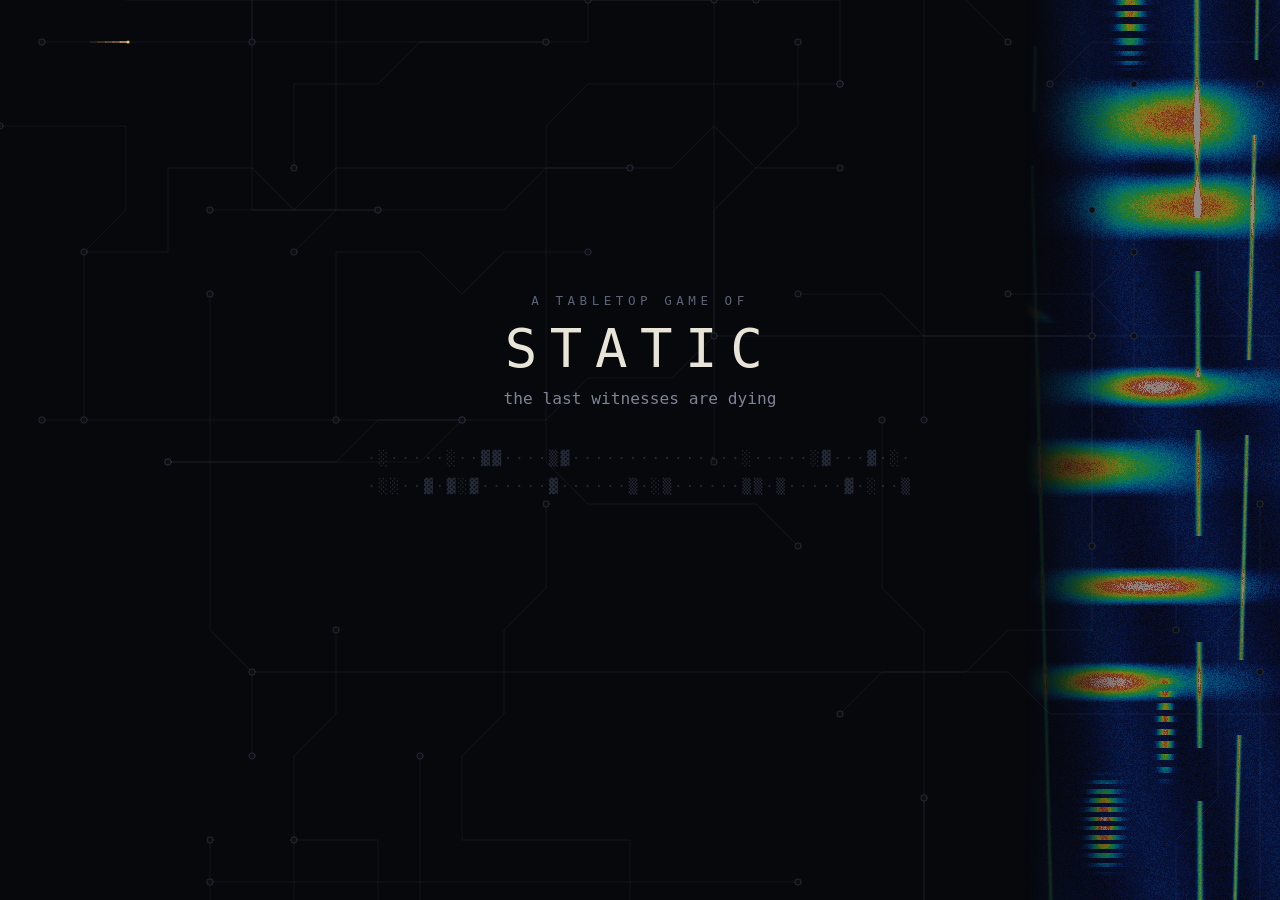
<file: table.html>
<!DOCTYPE html>
<html lang="en">
<head>
<meta charset="utf-8">
<meta name="viewport" content="width=device-width, initial-scale=1">
<title>STATIC — table view</title>
<link rel="icon" type="image/png" href="docs/sigils/favicon.png">
<link rel="stylesheet" href="css/site.css">
</head>
<body class="tv">
<script src="js/backdrop.js" defer></script>
<div class="tv-stage" id="stage"></div>
<div class="tv-flash" id="flash"><div><div class="fx-k" id="fx-k"></div><div class="fx-t" id="fx-t"></div></div></div>
<script src="js/table.js"></script>
</body>
</html>
</file>
<file: css/site.css>
:root{
    --bg:#0c0e12; --panel:#12151d; --line:#2a3040; --line-hi:#3a4152;
    --ink:#e8e4d8; --mut:#8a93a8; --dim:#5a6478; --faint:#3a4152;
    --grn:#5DCAA5; --amb:#FAC775; --crl:#F0997B; --pur:#9b6dd6; --red:#e8402a;
    --mono:ui-monospace,'Cascadia Mono','JetBrains Mono','Fira Mono',Menlo,Consolas,monospace;
  }
  *{box-sizing:border-box; margin:0; padding:0;}
  html,body{background:var(--bg); color:var(--ink); font-family:var(--mono); min-height:100%;}
  body{display:flex; flex-direction:column; align-items:center; padding:18px 14px 40px;}
  .wrap{width:100%; max-width:880px;}
  a{color:var(--grn);}
  button{font-family:var(--mono); background:none; border:1px solid var(--line); color:var(--mut);
    border-radius:4px; padding:10px 22px; font-size:13px; letter-spacing:2px; cursor:pointer;}
  button.primary{border-color:var(--grn); color:var(--grn);}
  button:hover{background:#161a24;}
  button:disabled{opacity:.35; cursor:not-allowed;}
  button:focus-visible, input:focus-visible, textarea:focus-visible, [tabindex]:focus-visible{
    outline:2px solid var(--grn); outline-offset:2px;}
  input,textarea{font-family:var(--mono); background:#0a0c10; border:1px solid var(--line);
    color:var(--ink); border-radius:4px; padding:8px 10px; font-size:13px; width:100%;}
  ::placeholder{color:var(--faint);}
  .screen{display:none;}
  .screen.active{display:block;}
  .kicker{color:var(--dim); font-size:11px; letter-spacing:3px; text-align:center;}
  .h-title{font-size:26px; letter-spacing:6px; text-align:center; margin:6px 0 4px;}
  .sub{color:var(--mut); font-size:12px; text-align:center;}
  .panel{background:var(--panel); border:1px solid var(--line); border-radius:6px; padding:14px;}
  .doctrine{color:var(--pur); font-size:11px; line-height:1.8;}
  .footnote{color:var(--dim); font-size:11px; line-height:1.8; text-align:center;}

  /* threshold */
  #threshold{text-align:center; padding-top:6vh;}
  #detect-panel{display:inline-block; text-align:left; margin:22px auto 18px; max-width:420px;}
  #detect-panel .ok{color:var(--grn); font-size:12px; margin-bottom:4px;}
  #detect-panel .body{color:var(--mut); font-size:11.5px; line-height:1.8;}
  .btn-row{display:flex; gap:10px; justify-content:center; flex-wrap:wrap; margin-top:6px;}
  #serial-err{color:var(--crl); font-size:11.5px; margin-top:12px; display:none;}

  /* builder frame */
  .builder{display:grid; grid-template-columns:132px minmax(0,1.6fr) minmax(0,1.05fr); gap:16px;}
  @media (max-width:720px){ .builder{grid-template-columns:1fr;} .rail{display:flex; flex-wrap:wrap; gap:10px 16px;} }
  .rail{font-size:11px; line-height:2.2; color:var(--dim);}
  .rail .done{color:var(--grn);}
  .rail .now{color:var(--ink);}
  .rail button{border:none; padding:0; letter-spacing:1px; font-size:11px; color:inherit; background:none;}
  .rail button:hover{background:none; text-decoration:underline;}
  .step-title{color:var(--mut); font-size:11px; letter-spacing:1px; margin-bottom:10px; line-height:1.7;}
  .choice{border:1px solid var(--line); border-radius:6px; padding:9px 11px; margin-bottom:7px; cursor:pointer;}
  .choice:hover{border-color:var(--line-hi);}
  .choice.sel{border-color:var(--grn); background:var(--panel);}
  .choice .nm{font-size:12.5px; color:var(--mut); letter-spacing:1px;}
  .choice.sel .nm{color:var(--grn);}
  .choice .cost{float:right; color:var(--crl); font-size:11px;}
  .choice .desc{color:var(--dim); font-size:11px; line-height:1.6; margin-top:2px;}
  .choice .moves{color:var(--mut); font-size:11px; line-height:1.7; margin-top:6px; display:none;}
  .choice.sel .moves{display:block;}
  .choice .moves b{color:var(--ink); font-weight:500;}

  /* record panel */
  .record{border-left:1px solid var(--line); padding-left:16px; font-size:11.5px;}
  @media (max-width:720px){ .record{border-left:none; border-top:1px solid var(--line); padding:12px 0 0;} }
  .record h3{color:var(--dim); font-size:10px; letter-spacing:2px; font-weight:400; margin-bottom:8px;}
  .record .big{color:var(--ink); font-size:13px; margin-bottom:2px; letter-spacing:1px;}
  .record .row{color:var(--mut); line-height:1.9;}
  .record .sep{border-top:1px solid var(--line); margin:8px 0; padding-top:8px;}
  .record .fw-math{color:var(--crl);}
  .record .val{color:var(--ink);}
  .record .warnfw{color:var(--amb);}

  /* stats */
  .statgrid{display:grid; grid-template-columns:repeat(4,1fr); gap:8px; margin-bottom:10px;}
  .statbox{border:1px solid var(--line); border-radius:6px; padding:8px 4px; text-align:center;}
  .statbox .lbl{font-size:10px; color:var(--dim); letter-spacing:1px;}
  .statbox select{width:56px; margin-top:4px; text-align:center; font-family:var(--mono);
    background:#0a0c10; color:var(--ink); border:1px solid var(--line); border-radius:4px; padding:4px;}
  .stat-desc{color:var(--dim); font-size:11px; line-height:1.8;}

  /* gear / flesh */
  .gearlist{color:var(--mut); font-size:11.5px; line-height:2;}
  label.f{display:block; color:var(--dim); font-size:10.5px; letter-spacing:1px; margin:12px 0 4px;}

  .nav-row{display:flex; justify-content:space-between; margin-top:16px;}

  /* the name */
  #name-screen{text-align:center; padding-top:9vh;}
  #name-epigraph{color:var(--dim); font-size:11px; letter-spacing:3px; line-height:2.6; margin-bottom:40px;}
  #name-input{max-width:360px; margin:0 auto; background:none; border:none; border-bottom:1px solid var(--line-hi);
    border-radius:0; font-size:28px; letter-spacing:8px; text-align:center; color:var(--ink); text-transform:uppercase; padding-bottom:8px;}
  #name-hint{color:var(--dim); font-size:11px; margin:12px 0 48px;}
  #name-go{color:var(--faint); font-size:11px; letter-spacing:2px; border:none;}
  #name-go:hover{color:var(--mut); background:none;}
  #name-err{color:var(--crl); font-size:11.5px; margin-top:10px; visibility:hidden;}

  /* ignition */
  #ignition{text-align:center; padding-top:4vh;}
  #ign-name{font-size:30px; letter-spacing:8px; margin:8px 0 18px;}
  #rite-log{max-width:440px; margin:0 auto 8px; text-align:left; font-size:11.5px; line-height:2.1; min-height:96px;}
  #rite-log .did{color:var(--grn);}
  #rite-log .note{color:var(--dim);}
  #rite-log .now{color:var(--ink);}
  #ring-stage{margin:10px auto 6px;}
  #ring-note{max-width:420px; margin:0 auto 14px;}
  #ring-note .big{font-size:14px; letter-spacing:1px; margin-bottom:4px;}
  #ring-note .body{color:var(--mut); font-size:11.5px; line-height:1.8;}
  #genesis-line{color:var(--dim); font-size:11px; margin:12px 0 16px;}
  #genesis-line span{color:var(--mut);}
  #ign-actions{visibility:hidden;}

  /* printable card */
  .print-area{display:none;}
  @media print{
    body{background:#fff; padding:0;}
    .wrap{display:none;}
    .print-area{display:block;}
    .card{page-break-after:always;}
  }
  .card{width:6in; height:4in; background:#f7f5ef; color:#1c1c1a; border:1px solid #d8d4c8;
    border-radius:4px; padding:0.16in 0.18in; font-family:var(--mono); font-size:9.5pt; line-height:1.45; overflow:hidden;}
  .card .hd{display:flex; justify-content:space-between; border-bottom:2px solid #1c1c1a; padding-bottom:4pt; margin-bottom:6pt;}
  .card .hd .nm{font-size:14pt; letter-spacing:1pt;}
  .card .hd .cls{font-size:8.5pt;}
  .card .hd .meta{text-align:right; font-size:7.5pt; color:#5a564c;}
  .card .stats{display:grid; grid-template-columns:repeat(4,1fr); gap:4pt; margin-bottom:6pt; text-align:center;}
  .card .stats div{border:1px solid #1c1c1a; padding:2pt;}
  .card .stats .l{font-size:7.5pt;}
  .card .stats .v{font-size:13pt;}
  .card .defrow{display:flex; gap:4pt; margin-bottom:6pt;}
  .card .defrow div{flex:1; border:1px solid #1c1c1a; padding:2pt 5pt;}
  .card .sec{border-top:1px solid #a9a495; padding-top:4pt; margin-bottom:5pt;}
  .card .sec .t{font-size:7pt; letter-spacing:1pt; color:#5a564c; margin-bottom:2pt;}
  .card .sec .mv b{font-weight:600;}
  .card .glyph{display:grid; grid-template-columns:repeat(5,1fr); gap:1px; width:34pt; height:34pt;
    border:1px solid #1c1c1a; padding:2px;}
  .card .glyph span.on{background:#1c1c1a;}
  .card .foot{display:flex; justify-content:space-between; align-items:flex-end;}
  .card .track{font-size:11pt; letter-spacing:2pt;}
  .card .legend{display:grid; grid-template-columns:1fr 1fr; gap:0 8pt; font-size:8pt;}

  @media (prefers-reduced-motion: reduce){ .noanim{transition:none !important; animation:none !important;} }

/* ── landing ── */
.doors{display:grid; grid-template-columns:repeat(auto-fit,minmax(220px,1fr)); gap:12px; max-width:760px; margin:34px auto 0;}
.door{display:block; text-decoration:none; border:1px solid var(--line); border-radius:6px; background:var(--panel); padding:16px 14px; text-align:left;}
.door:hover{border-color:var(--grn);}
.door-name{color:var(--grn); font-size:13px; letter-spacing:2px; margin-bottom:6px;}
.door-desc{color:var(--mut); font-size:11.5px; line-height:1.7;}

/* ── status page ── */
.st-head{display:flex; justify-content:space-between; align-items:flex-start; border-bottom:1px solid var(--line); padding-bottom:12px; margin-bottom:12px; gap:12px; flex-wrap:wrap;}
.st-name{font-size:22px; letter-spacing:4px;}
.st-sub{color:var(--mut); font-size:11.5px;}
.chip{color:var(--grn); font-size:11px; border:1px solid var(--grn); border-radius:3px; padding:3px 8px; display:inline-block;}
.vitals{display:grid; grid-template-columns:repeat(auto-fit,minmax(160px,1fr)); gap:10px; margin-bottom:12px;}
.vital{border:1px solid var(--line); border-radius:6px; padding:8px; background:var(--panel);}
.vital .t{color:var(--dim); font-size:10px; letter-spacing:1px;}
.vital .v{font-size:13px; margin-top:2px;}
.st-cols{display:grid; grid-template-columns:minmax(0,1.5fr) minmax(0,1fr); gap:16px;}
@media (max-width:640px){ .st-cols{grid-template-columns:1fr;} }
.st-col h4{color:var(--dim); font-size:10px; letter-spacing:2px; font-weight:400; margin-bottom:6px;}
.st-list{color:var(--mut); font-size:11.5px; line-height:2;}
.st-prov{border-top:1px solid var(--line); margin-top:10px; padding-top:8px; color:var(--dim); font-size:10.5px; line-height:1.9;}

/* ── book page ── */
.book{max-width:720px; margin:0 auto; font-size:13.5px; line-height:1.75; color:var(--mut);}
.book h1{color:var(--ink); font-size:24px; letter-spacing:4px; margin:38px 0 8px; font-weight:500;}
.book h2{color:var(--ink); font-size:17px; letter-spacing:1px; margin:30px 0 8px; font-weight:500;}
.book h3{color:var(--grn); font-size:13.5px; letter-spacing:1px; margin:22px 0 6px; font-weight:500;}
.book p{margin:0 0 12px;}
.book strong{color:var(--ink); font-weight:500;}
.book em{color:var(--dim);}
.book ul,.book ol{margin:0 0 12px 20px;}
.book li{margin-bottom:6px;}
.book hr{border:none; border-top:1px solid var(--line); margin:26px 0;}
.book table{border-collapse:collapse; margin:0 0 14px; font-size:12.5px;}
.book th,.book td{border:1px solid var(--line); padding:5px 10px; text-align:left;}
.book th{color:var(--dim); font-weight:400; letter-spacing:1px; font-size:11px;}
.book blockquote{border-left:2px solid var(--line-hi); padding:2px 0 2px 12px; margin:0 0 12px; color:var(--mut);}
.book .home{color:var(--dim); font-size:11px; letter-spacing:2px; text-decoration:none;}

/* ── table view ── */
body.tv{padding:0; background:#07080b; overflow:hidden;}
.tv-stage{width:100vw; height:100vh; display:flex; flex-direction:column; padding:3vh 3vw; font-family:var(--mono);}
.tv-kicker{color:#5a6478; font-size:1.4vh; letter-spacing:.5vh; text-align:center;}
.tv-title{color:#e8e4d8; font-size:6vh; letter-spacing:1.4vh; text-align:center; margin-top:1vh;}
.tv-sub{color:#7d8496; font-size:1.8vh; text-align:center; margin-top:1vh;}
.tv-noise{color:#232936; text-align:center; font-size:1.6vh; letter-spacing:.3vh; margin-top:4vh; line-height:2;}
.tv-head{display:flex; justify-content:space-between; color:#8a93a8; font-size:1.9vh; letter-spacing:.2vh; margin-bottom:1.6vh;}
.tv-zones{display:grid; gap:1.2vh; flex:1; align-content:start;}
.tv-zone{border:1px solid #2a3040; border-radius:.8vh; background:#0d1016; padding:1.2vh 1.4vh; min-height:12vh;}
.tv-zone .zn{color:#8a93a8; font-size:1.6vh; letter-spacing:.2vh;}
.tv-zone .zt{color:#AFA9EC; font-size:1.4vh; margin-top:.3vh;}
.tv-zone .occ{display:flex; flex-wrap:wrap; gap:1vh; margin-top:1vh;}
.pcdot{display:flex; align-items:center; gap:.5vh; font-size:1.5vh; color:#c9cdd8;}
.pcdot i{width:1.8vh; height:1.8vh; border-radius:50%; display:inline-block;}
.pcdot.down i{background:#3a1512 !important; box-shadow:0 0 .8vh #a02218;}
.foesq{width:1.8vh; height:1.8vh; background:#E24B4A; border-radius:.2vh; display:inline-block;}
.tv-bottom{display:grid; grid-template-columns:2fr 1fr; gap:2vw; margin-top:1.6vh;}
.tv-heat .hl{display:flex; justify-content:space-between; color:#F0997B; font-size:1.5vh; letter-spacing:.2vh; margin-bottom:.5vh;}
.tv-heatbar{display:flex; gap:.5vh;}
.tv-heatbar span{flex:1; height:1.4vh; border-radius:.2vh; background:#242938;}
.tv-heatbar span.h1{background:#BA7517;} .tv-heatbar span.h2{background:#D85A30;} .tv-heatbar span.h3{background:#E24B4A;}
.tv-rail{color:#5a6478; font-size:1.5vh; line-height:2; text-align:right;}
.tv-rail .now{color:#e8e4d8;}
.tv-flash{position:fixed; inset:0; display:none; align-items:center; justify-content:center; text-align:center;
  background:rgba(7,8,11,.92); z-index:9;}
.tv-flash .fx-k{color:#5a6478; font-size:2vh; letter-spacing:.6vh; margin-bottom:2vh;}
.tv-flash .fx-t{color:#e8e4d8; font-size:4.5vh; letter-spacing:.5vh; max-width:80vw; line-height:1.5;}
.tv-flash.ice .fx-t{color:#fff; text-shadow:0 0 2vh #fff;}
.tv-flash.death{background:#000;}
.tv-flash.death .fx-t{color:#c9c4b4;}
.tv-clocks{display:flex; gap:3vw; justify-content:center; margin-top:3vh; flex-wrap:wrap;}
.tv-clock{text-align:center; color:#8a93a8; font-size:1.6vh;}
.tv-strip{display:grid; grid-template-columns:repeat(auto-fit,minmax(18vw,1fr)); gap:1.2vh; margin-top:2vh;}
.tv-card{border:1px solid #2a3040; border-radius:.6vh; background:#0d1016; padding:1vh 1.2vh; font-size:1.5vh;}
.tv-card .n{color:#c9cdd8;}
.tv-card .s{color:#8a93a8; font-size:1.35vh; line-height:1.7;}
.tv-credits{flex:1; overflow:hidden; position:relative;}
.tv-credits .roll{position:absolute; width:100%; text-align:center; color:#8a93a8; font-size:2vh; line-height:2.4;
  animation:creditroll 30s linear forwards;}
@keyframes creditroll{ from{top:100%;} to{top:-200%;} }
@media (prefers-reduced-motion:reduce){ .tv-credits .roll{animation:none; position:static;} }


/* ── story page ── */
.story{max-width:660px;}
.story h1{font-size:26px; letter-spacing:3px; margin-bottom:2px;}
.story-sub{color:var(--dim); font-size:12px; letter-spacing:2px; margin-bottom:8px;}
.story h2{color:var(--grn); font-size:14px; letter-spacing:1px; margin:32px 0 10px; font-weight:500;}
.story p{margin:0 0 14px; line-height:1.85; color:#c7ccd6;}
.story hr{border:none; border-top:1px solid var(--line); margin:22px auto; width:38%;}
.story em{color:#e8e4d8; font-style:italic;}
.story strong{color:#fff; font-weight:500;}


/* ── book hardware figures ── */
.book figure.hw{margin:20px 0; padding:14px; border:1px solid var(--line); border-radius:8px; background:#0c0e12;}
.book figure.hw svg{display:block; width:100%; height:auto;}
.book figure.hw figcaption{color:var(--dim); font-size:11px; letter-spacing:1px; text-align:center; margin-top:8px;}

.book code{font-family:var(--mono);font-size:.9em;color:var(--grn);background:#12151d;padding:1px 5px;border-radius:3px;}

/* ── landing sigils ── */
.static-sigil{width:120px; margin:0 auto 10px;}
.static-sigil svg{width:100%; height:auto; display:block;}
.sigil-kicker{color:var(--dim); font-size:11px; letter-spacing:3px; text-align:center; margin:40px 0 16px;}
.house-sigils{display:grid; grid-template-columns:repeat(6,1fr); gap:10px; max-width:720px; margin:0 auto 30px;}
@media (max-width:640px){ .house-sigils{grid-template-columns:repeat(3,1fr);} }
.house-sigil{text-align:center;}
.house-sigil svg{width:100%; height:auto; display:block; border-radius:8px;}
.house-sigil span{display:block; color:var(--dim); font-size:10px; letter-spacing:1px; margin-top:4px;}

/* ══════════════ THE CONSOLE (redesign) ══════════════
   One memorable thing: the crew as living rings. Everything else quiet. */
body.con{padding:0; background:#0b0d12; align-items:stretch;}
.con-app{width:100%; max-width:1280px; margin:0 auto; padding:14px 18px 30px; display:flex; flex-direction:column; gap:14px;}

/* ---- top bar ---- */
.con-bar{display:flex; align-items:center; gap:14px; padding:10px 14px; background:#11141b; border:1px solid #232838; border-radius:10px;}
.con-home{display:flex; align-items:center; opacity:.9;}
.con-title{display:flex; align-items:baseline; gap:12px; min-width:0; flex:1;}
.con-wordmark{color:#e6e2d6; font-size:15px; letter-spacing:.5px; white-space:nowrap;}
.con-scene{flex:1; min-width:160px; background:transparent; border:none; border-bottom:1px solid #232838; border-radius:0; padding:4px 2px; color:#c9cdd8; font-size:12.5px;}
.con-scene:focus{border-bottom-color:#5dcaa5; outline:none;}
.con-modes{display:flex; background:#0b0d12; border:1px solid #232838; border-radius:999px; padding:3px; gap:2px;}
.con-modes .mode{border:none; background:transparent; color:#8a93a8; padding:6px 14px; border-radius:999px; font-size:12px; letter-spacing:.3px; cursor:pointer;}
.con-modes .mode:hover{color:#e6e2d6; background:transparent;}
.con-modes .mode.on{background:#1b2130; color:#e6e2d6;}
.con-modes .mode.live{color:#5dcaa5;}
.con-right{display:flex; align-items:center; gap:8px;}
.pill{border:1px solid #2b3244; background:#11141b; color:#c9cdd8; padding:6px 12px; border-radius:999px; font-size:12px; letter-spacing:.2px;}
.pill:hover{background:#171b24; border-color:#3a4358;}
.pill.primary{border-color:#5dcaa5; color:#5dcaa5;}
.pill.live{border-color:#5dcaa5; color:#5dcaa5; box-shadow:0 0 0 3px rgba(93,202,165,.12);}
.tiny{border:1px solid #2b3244; background:transparent; color:#8a93a8; padding:3px 9px; border-radius:6px; font-size:11px; letter-spacing:.2px;}
.tiny:hover{color:#e6e2d6; border-color:#3a4358; background:transparent;}

/* overflow menu */
.con-menu{position:relative;}
.con-menu summary{list-style:none; cursor:pointer; color:#8a93a8; font-size:18px; line-height:1; padding:4px 10px; border:1px solid #2b3244; border-radius:999px; background:#11141b;}
.con-menu summary::-webkit-details-marker{display:none;}
.con-menu[open] summary{color:#e6e2d6;}
.con-menu-body{position:absolute; right:0; top:calc(100% + 8px); z-index:20; width:290px; background:#141822; border:1px solid #2b3244; border-radius:10px; padding:8px; display:flex; flex-direction:column; gap:4px; box-shadow:0 12px 30px rgba(0,0,0,.45);}
.con-menu-body button{text-align:left; border:none; background:transparent; color:#c9cdd8; padding:8px 10px; border-radius:6px; font-size:12px; letter-spacing:0;}
.con-menu-body button:hover{background:#1b2130;}
.con-menu-body .menu-strong{color:#5dcaa5;}
.con-menu-body .menu-danger{color:#e24b4a;}
.con-menu-body .sep{height:1px; background:#232838; margin:4px 0;}
.menu-note{color:#566076; font-size:11px; padding:4px 10px; line-height:1.6;}
.menu-check{display:flex; align-items:center; gap:8px; color:#8a93a8; font-size:12px; padding:6px 10px;}

/* ---- columns & panels ---- */
.con-grid{display:grid; grid-template-columns:300px minmax(0,1fr) 300px; gap:14px; align-items:start;}
@media (max-width:1000px){ .con-grid{grid-template-columns:1fr;} }
.col{display:flex; flex-direction:column; gap:14px; min-width:0;}
.panel{background:#11141b; border:1px solid #232838; border-radius:10px; padding:12px 14px 14px;}
.panel-fill{display:flex; flex-direction:column;}
.panel-head{display:flex; justify-content:space-between; align-items:center; color:#8a93a8; font-size:11px; letter-spacing:1.5px; text-transform:uppercase; margin-bottom:10px;}
.head-note{color:#f0997b; text-transform:none; letter-spacing:0; font-size:11px;}

/* phase visibility: body[data-uimode] shows the panels of that phase */
/* hide-by-phase must beat component display rules, so use !important here only */
.only-setup,.only-scene,.only-combat{display:none !important;}
body[data-uimode="setup"]  .only-setup{display:block !important;}
body[data-uimode="scene"]  .only-scene{display:block !important;}
body[data-uimode="combat"] .only-combat{display:block !important;}
/* components that need a non-block display when shown */
body[data-uimode="combat"] .hero.only-combat{display:flex !important;}
body[data-uimode="combat"] .combat-controls.only-combat{display:flex !important;}
body[data-uimode="combat"] .zonemap.only-combat{display:grid !important;}
.row{display:flex; gap:6px; align-items:center; flex-wrap:wrap;}
.row select,.row input{width:auto; flex:1; min-width:90px; padding:6px 8px; font-size:12px;}
.chk{display:flex; align-items:center; gap:6px; color:#566076; font-size:11px;}

/* progressive disclosure */
.adder{margin-top:8px;}
.adder summary{list-style:none; cursor:pointer; color:#566076; font-size:11.5px; padding:6px 0; border-top:1px dashed #232838;}
.adder summary::-webkit-details-marker{display:none;}
.adder summary::before{content:"+ "; color:#5dcaa5;}
.adder[open] summary{color:#8a93a8;}
.adder-body{padding:8px 0 2px; display:flex; flex-direction:column; gap:8px;}

/* ---- the crew as living rings ---- */
.crew{display:flex; flex-direction:column; gap:6px;}
.crow{display:grid; grid-template-columns:34px 1fr auto; gap:10px; align-items:center; padding:8px 10px; border-radius:8px; border:1px solid transparent; cursor:pointer; background:transparent;}
.crow:hover{background:#151925;}
.crow.sel{border-color:#5dcaa5; background:#12191a;}
.crow.acting{border-color:#f0a02a;}
.crow.dead{opacity:.5;}
.crow .nm{color:#e6e2d6; font-size:12.5px; letter-spacing:.3px;}
.crow.dead .nm{text-decoration:line-through; color:#566076;}
.crow .st{color:#8a93a8; font-size:11px; line-height:1.5; margin-top:2px;}
.crow .fx{color:#9b6dd6;}
.crow .zone{color:#566076; font-size:10.5px; white-space:nowrap;}
.crow .init{width:46px; padding:3px 4px; font-size:11px;}
.ring{width:34px; height:34px; display:block;}
.ring .led{transition:fill .3s;}
.ring.breathe .led{animation:ringbreathe 4s ease-in-out infinite;}
.ring.breathe.wounded .led{animation-duration:1.6s;}
.ring.breathe.critical .led{animation-duration:.7s;}
.ring.ice .led{animation:ringnoise .18s steps(2) infinite;}
@keyframes ringbreathe{0%,100%{opacity:.35} 50%{opacity:1}}
@keyframes ringnoise{0%{opacity:.1} 50%{opacity:1} 100%{opacity:.4}}
@media (prefers-reduced-motion:reduce){ .ring .led{animation:none !important;} }
.crew-empty{color:#566076; font-size:12px; padding:6px 2px;}

/* ---- zones editor (setup) ---- */
.zones{display:flex; flex-direction:column; gap:8px;}
.zone-row{display:flex; flex-direction:column; gap:6px; padding:8px 10px; border:1px solid #232838; border-radius:8px;}
.zone-row input{width:100%; padding:5px 8px; font-size:12px; background:transparent; border:none; border-bottom:1px solid #232838; border-radius:0; color:#e6e2d6;}
.zone-row .tags{display:flex; flex-wrap:wrap; gap:4px;}
.tagchip{border:1px solid #232838; border-radius:4px; padding:2px 7px; font-size:10px; color:#566076; cursor:pointer; letter-spacing:.5px;}
.tagchip.on{border-color:#9b6dd6; color:#c9a8f0; background:#171425;}

/* ---- combat hero + controls ---- */
.hero{display:flex; align-items:baseline; justify-content:space-between; gap:12px; padding:12px 16px; background:#11141b; border:1px solid #232838; border-left:3px solid #f0a02a; border-radius:10px;}
.hero .round{color:#8a93a8; font-size:11px; letter-spacing:1.5px; text-transform:uppercase;}
.hero .who{color:#e6e2d6; font-size:22px; letter-spacing:.5px;}
.hero .who small{color:#8a93a8; font-size:12px; letter-spacing:0; margin-left:8px;}
.hero.idle{border-left-color:#232838;}
.hero.idle .who{color:#566076; font-size:14px;}
.combat-controls{display:flex; gap:8px; flex-wrap:wrap;}
.combat-controls .big{flex:1; min-width:140px; padding:12px 14px; border-radius:10px; border:1px solid #2b3244; background:#11141b; color:#e6e2d6; font-size:13px; letter-spacing:.3px;}
.combat-controls .big.primary{border-color:#5dcaa5; color:#5dcaa5;}
.combat-controls .big.quiet{color:#8a93a8;}
.combat-controls .big:hover{background:#171b24;}
.combat-controls .note{color:#566076; font-size:11.5px; align-self:center; flex-basis:100%;}

/* ---- zone map (combat) ---- */
.zonemap{display:grid; gap:8px; grid-template-columns:repeat(auto-fit, minmax(150px,1fr));}
.zm{background:#11141b; border:1px solid #232838; border-radius:8px; padding:9px 10px; min-height:66px;}
.zm .zn{color:#8a93a8; font-size:11px; letter-spacing:.5px;}
.zm .zt{color:#9b6dd6; font-size:10px; margin-top:2px;}
.zm .occ{display:flex; flex-wrap:wrap; gap:6px; margin-top:8px;}
.zm .dot{width:14px; height:14px; border-radius:50%; cursor:pointer; border:2px solid transparent;}
.zm .dot.sel{border-color:#e6e2d6;}
.zm .dot.down{background:#3a1512 !important; box-shadow:0 0 6px #a02218;}
.zm .foe{width:12px; height:12px; border-radius:2px; background:#e24b4a; cursor:pointer; border:2px solid transparent; opacity:.55;}
.zm .foe.revealed{opacity:1;}
.zm .foe.sel{border-color:#e6e2d6;}

/* ---- resolve ---- */
.resolve-empty{color:#566076; font-size:12px; line-height:1.7;}
.resolve-target{display:grid; grid-template-columns:44px 1fr; gap:12px; align-items:center; padding-bottom:10px; margin-bottom:10px; border-bottom:1px solid #232838;}
.resolve-target .ring{width:44px; height:44px;}
.resolve-target .nm{color:#e6e2d6; font-size:16px; letter-spacing:.4px;}
.resolve-target .st{color:#8a93a8; font-size:11.5px; line-height:1.6;}
.resolve-target .want{color:#566076; font-size:11px;}
.actions{display:flex; flex-direction:column; gap:8px;}
.actions .group{display:flex; gap:6px; align-items:center; flex-wrap:wrap;}
.actions .lbl{color:#566076; font-size:10.5px; letter-spacing:1px; text-transform:uppercase; width:52px;}
.actions button{border:1px solid #2b3244; background:#11141b; color:#c9cdd8; padding:6px 11px; border-radius:6px; font-size:12px; letter-spacing:0;}
.actions button:hover{background:#171b24; border-color:#3a4358;}
.actions button:disabled{opacity:.3;}
.actions select{width:auto; padding:6px 8px; font-size:12px;}
.actions .seg{display:inline-flex; border:1px solid #2b3244; border-radius:6px; overflow:hidden;}
.actions .seg button{border:none; border-radius:0; border-right:1px solid #2b3244;}
.actions .seg button:last-child{border-right:none;}
.actions .danger{border-color:#3d1f1f; color:#e24b4a;}
.actions .danger.armed{background:#2a1010; border-color:#e24b4a;}
.actions .oath{color:#5dcaa5;}

/* ---- heat ---- */
.heat{display:flex; align-items:center; gap:12px;}
.heatbar{display:flex; gap:4px; flex:1;}
.heatbar span{flex:1; height:12px; border-radius:3px; background:#1b2030;}
.heatbar span.h1{background:#ba7517;} .heatbar span.h2{background:#d85a30;} .heatbar span.h3{background:#e24b4a; box-shadow:0 0 8px rgba(226,75,74,.5);}
.heat-btns{display:flex; gap:6px;}

/* ---- clocks ---- */
.clocks{display:flex; flex-direction:column; gap:8px;}
.clockrow{display:flex; align-items:center; gap:10px; font-size:12px; color:#c9cdd8;}
.clockrow svg{width:34px; height:34px; flex:none;}
.clockrow .cname{flex:1;}
.clockrow .hid{color:#566076; font-size:10.5px;}
.clocks-empty{color:#566076; font-size:12px;}

/* ---- the record ---- */
.loglist{font-size:11.5px; color:#8a93a8; line-height:1.9; max-height:60vh; overflow:auto; padding-right:4px;}
.loglist div{padding-left:10px; border-left:2px solid transparent;}
.loglist .warn{color:#f0997b; border-left-color:#f0997b;} .loglist .bad{color:#e24b4a; border-left-color:#e24b4a;}
.loglist .good{color:#5dcaa5; border-left-color:#5dcaa5;} .loglist .pur{color:#9b6dd6; border-left-color:#9b6dd6;}
.loglist .t{color:#566076; margin-right:6px;}
.rule-row{margin-top:10px; padding-top:10px; border-top:1px solid #232838;}
.rule-row input{flex:1; padding:7px 9px;}

/* ── circuit backdrop: fixed canvas behind everything ── */
.backdrop{position:fixed; inset:0; z-index:0; pointer-events:none; display:block;}
body{position:relative;}
/* lift page content above the canvas */
.wrap, .con-app, .tv-stage, .tv-flash{position:relative; z-index:1;}
/* the console's panels get a whisper of translucency so traces ghost through */
body.con .panel, body.con .con-bar, body.con .hero, body.con .zm{background-color:rgba(17,20,27,0.92);}
body.con .combat-controls .big{background-color:rgba(17,20,27,0.92);}
.door, .panel, .card, .tv-zone, .tv-card{position:relative;}

/* ── RF waterfall: right ~20% of the screen, fades into the board ── */
.waterfall{position:fixed; top:0; right:0; height:100vh; z-index:0; pointer-events:none; display:block; opacity:.55;
  -webkit-mask-image:linear-gradient(to right, transparent 0%, #000 38%, #000 100%);
          mask-image:linear-gradient(to right, transparent 0%, #000 38%, #000 100%);}
</file>
